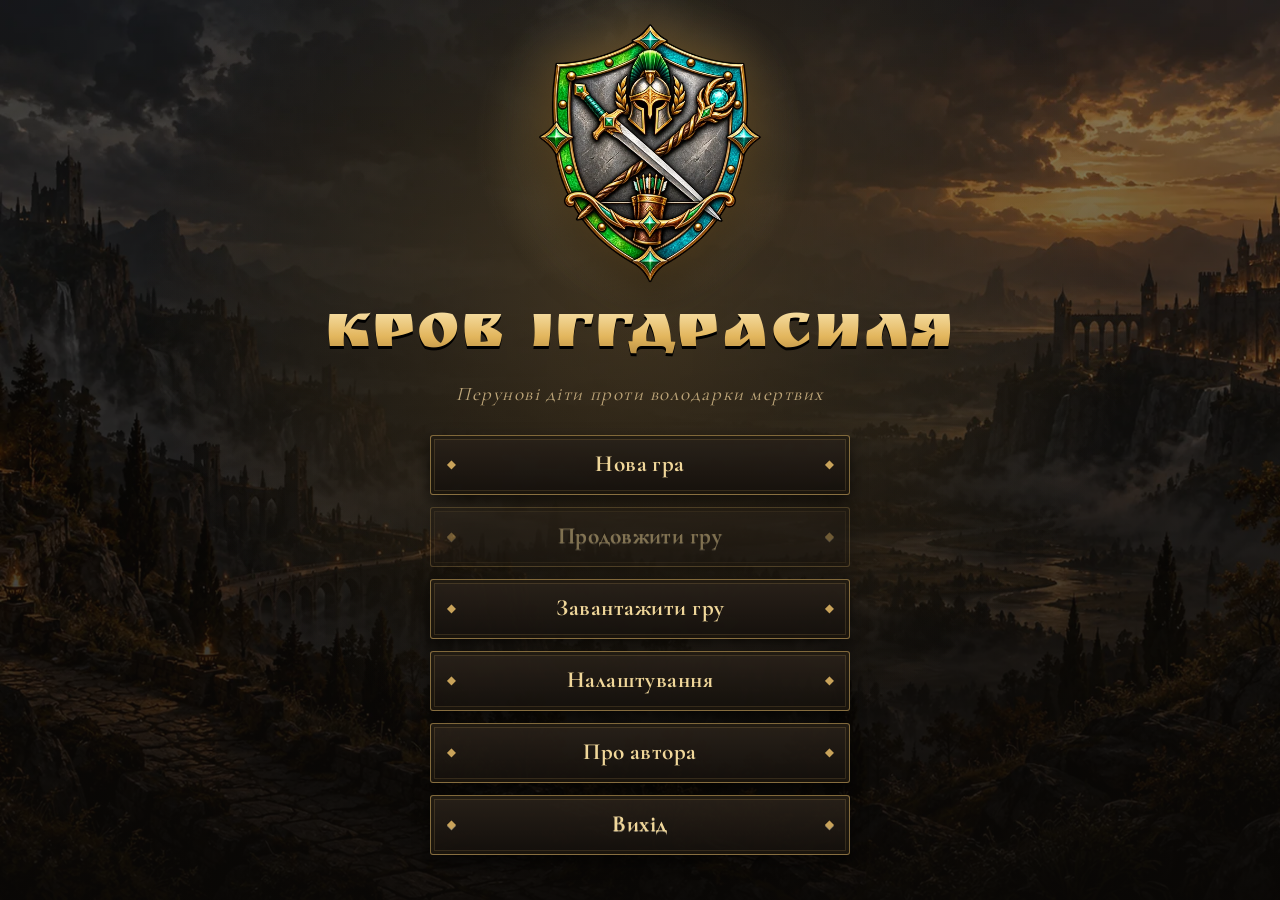
<file: index.html>
<!DOCTYPE html>
<html lang="uk">
<head>
  <meta charset="UTF-8">
  <meta name="viewport" content="width=device-width, initial-scale=1.0, viewport-fit=cover">
  <title>Кров Іггдрасиля — Головне меню</title>
  <link rel="stylesheet" href="assets/css/main.css">
  <link rel="stylesheet" href="assets/css/theme.css">
  <meta name="theme-color" content="#0d0b09">
  <link rel="manifest" href="manifest.webmanifest">
  <link rel="icon" type="image/png" href="assets/icons/favicon.png">
  <link rel="apple-touch-icon" href="assets/icons/apple-touch-icon.png">
  <script src="assets/js/pwa.js" defer></script>
</head>
<body data-page="index">

  <main class="title-main">
    <div class="title-screen">
      <img class="game-logo" src="assets/images/ui/logo.webp" alt="" width="512" height="512">
      <h1 class="game-title">Кров Іггдрасиля</h1>
      <p class="game-subtitle">Перунові діти проти володарки мертвих</p>
    </div>
    <nav class="menu">
      <a class="wf wf-link" href="pages/new-game.html">Нова гра</a>
      <!-- Продовжує гру, яку завантажували/створювали останньою (menu.js). Без сейвів — неактивна -->
      <button class="wf wf-button" id="continue-btn" type="button" disabled>Продовжити гру</button>
      <a class="wf wf-link" href="pages/load.html">Завантажити гру</a>
      <a class="wf wf-link" href="pages/settings.html?from=index">Налаштування</a>
      <!-- «Про автора» — сторінка pages/about.html: команда й інструменти створення -->
      <a class="wf wf-link" id="about-btn" href="pages/about.html">Про автора</a>
      <!-- Браузер не дозволяє закрити вкладку «силою», тому спершу вікно підтвердження (menu.js) -->
      <button class="wf wf-button" id="exit-btn" type="button">Вихід</button>
    </nav>

    <dialog id="exit-dialog">
      <p id="exit-text">Вийти з гри?</p>
      <div class="dialog-actions" id="exit-actions">
        <button class="wf wf-button" id="exit-yes" type="button">Так, вийти</button>
        <button class="wf wf-link" id="exit-no" type="button">Ні, залишитись</button>
      </div>
    </dialog>
  </main>

  <script src="assets/js/core.js" defer></script>
  <script src="assets/js/save.js" defer></script>
  <script src="assets/js/audio.js" defer></script>
  <script src="assets/js/menu.js" defer></script>
</body>
</html>
</file>
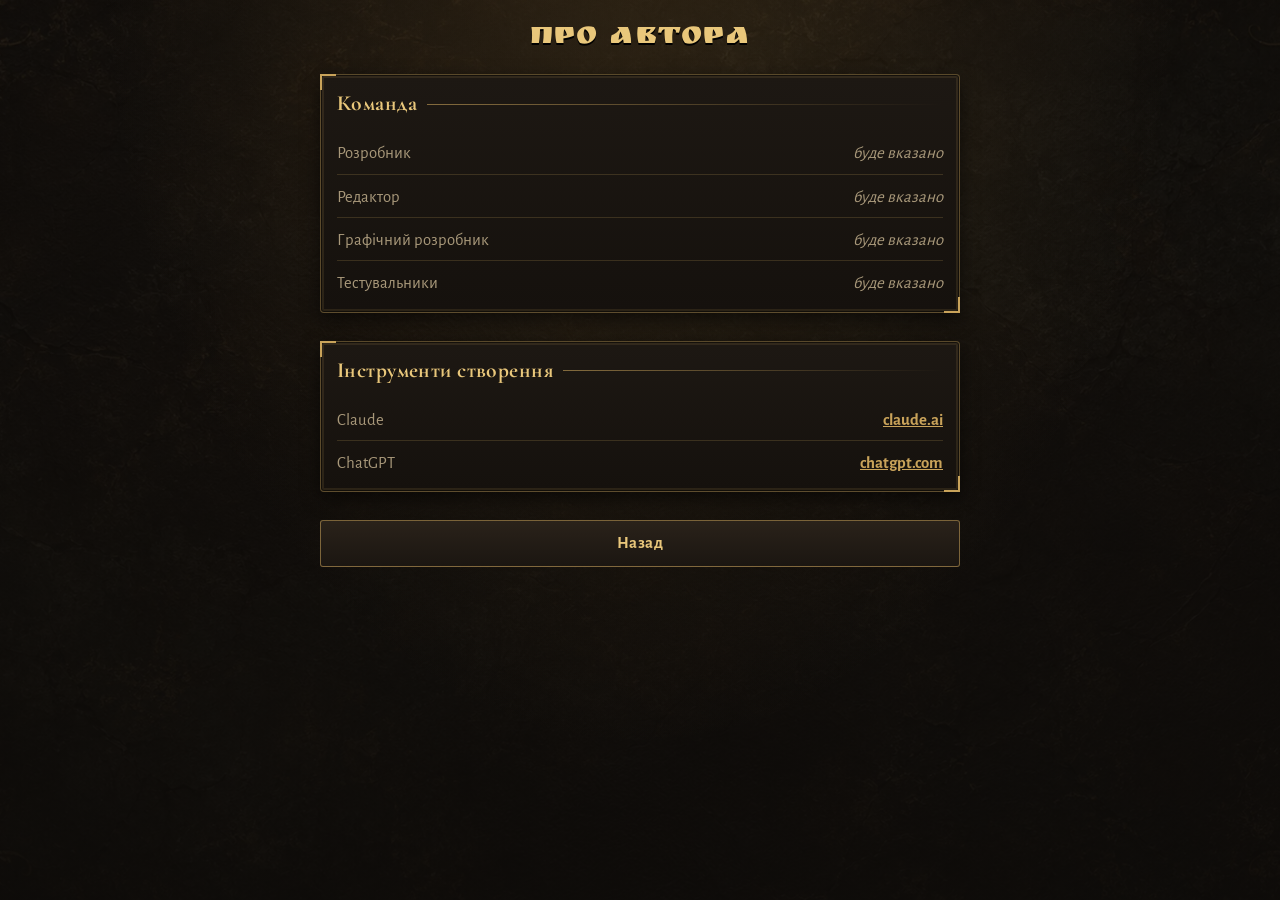
<file: pages/about.html>
<!DOCTYPE html>
<html lang="uk">
<head>
  <meta charset="UTF-8">
  <meta name="viewport" content="width=device-width, initial-scale=1.0, viewport-fit=cover">
  <title>Про автора — Кров Іггдрасиля</title>
  <link rel="stylesheet" href="../assets/css/main.css">
  <link rel="stylesheet" href="../assets/css/theme.css">
  <meta name="theme-color" content="#0d0b09">
  <link rel="manifest" href="../manifest.webmanifest">
  <link rel="icon" type="image/png" href="../assets/icons/favicon.png">
  <link rel="apple-touch-icon" href="../assets/icons/apple-touch-icon.png">
  <script src="../assets/js/pwa.js" defer></script>
</head>
<body data-page="about">

  <main>
    <h1 class="page-title">Про автора</h1>
    <div class="narrow stack">

      <!-- Щоб вписати ім'я: замінити текст у <span class="who tbd"> і прибрати клас tbd.
           Кількох людей в одній ролі — через кому або окремими рядками <li>. -->
      <div class="panel stack">
        <h2>Команда</h2>
        <ul class="credits">
          <li><span class="role">Розробник</span>          <span class="who tbd">буде вказано</span></li>
          <li><span class="role">Редактор</span>           <span class="who tbd">буде вказано</span></li>
          <li><span class="role">Графічний розробник</span><span class="who tbd">буде вказано</span></li>
          <li><span class="role">Тестувальники</span>      <span class="who tbd">буде вказано</span></li>
        </ul>
      </div>

      <div class="panel stack">
        <h2>Інструменти створення</h2>
        <ul class="credits">
          <li><span class="role">Claude</span>
              <a class="who" href="https://claude.ai" target="_blank" rel="noopener">claude.ai</a></li>
          <li><span class="role">ChatGPT</span>
              <a class="who" href="https://chatgpt.com" target="_blank" rel="noopener">chatgpt.com</a></li>
        </ul>
      </div>

      <a class="wf wf-link" href="../index.html" data-back>Назад</a>
    </div>
  </main>

  <script src="../assets/js/core.js" defer></script>
  <script src="../assets/js/audio.js" defer></script>
  <script src="../assets/js/menu.js" defer></script>
</body>
</html>
</file>
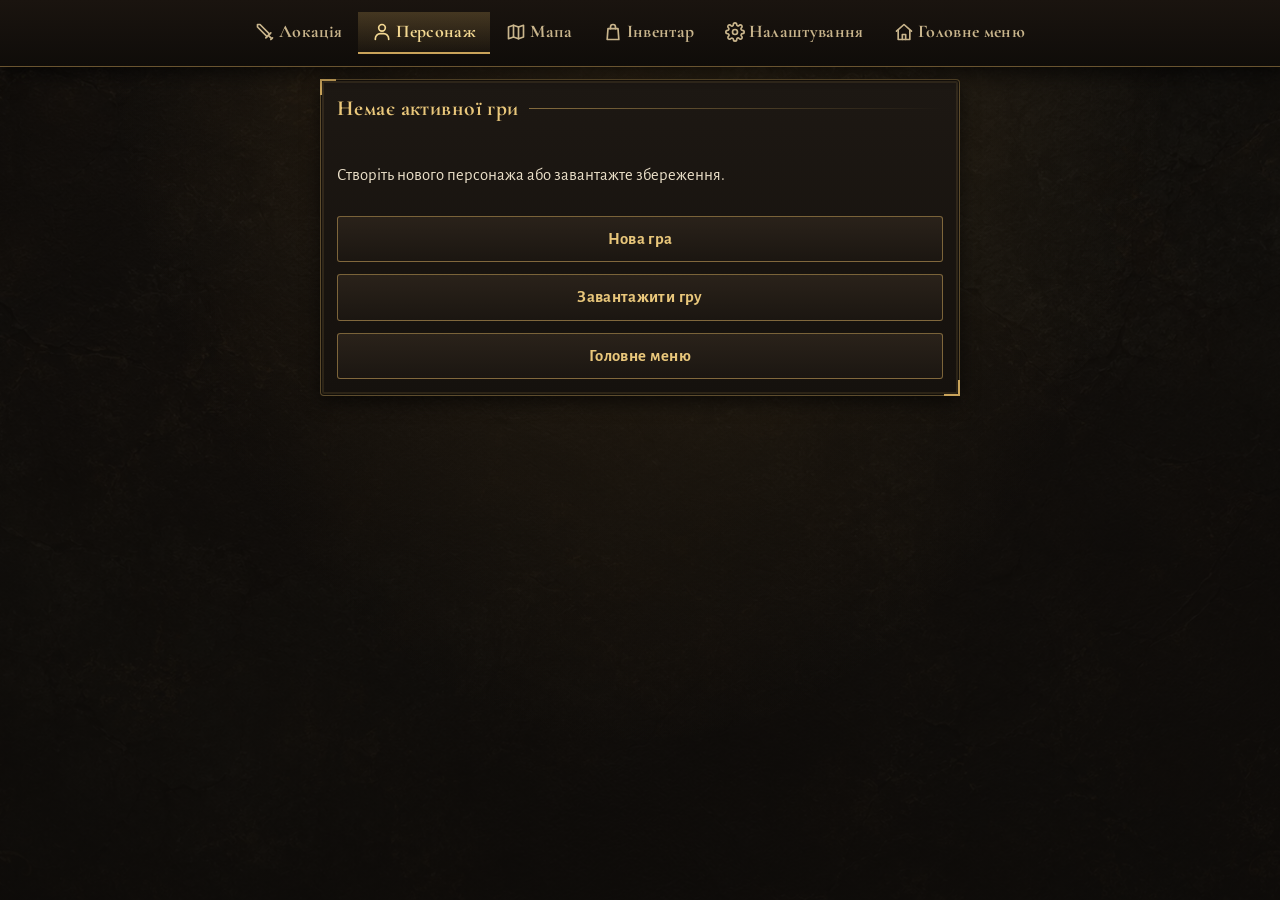
<file: pages/character.html>
<!DOCTYPE html>
<html lang="uk">
<head>
  <meta charset="UTF-8">
  <meta name="viewport" content="width=device-width, initial-scale=1.0, viewport-fit=cover">
  <title>Персонаж</title>
  <link rel="stylesheet" href="../assets/css/main.css">
  <link rel="stylesheet" href="../assets/css/game.css">
  <link rel="stylesheet" href="../assets/css/theme.css">
  <meta name="theme-color" content="#0d0b09">
  <link rel="manifest" href="../manifest.webmanifest">
  <link rel="icon" type="image/png" href="../assets/icons/favicon.png">
  <link rel="apple-touch-icon" href="../assets/icons/apple-touch-icon.png">
  <script src="../assets/js/pwa.js" defer></script>
</head>
<body data-page="character">

  <header>
    <nav>
      <a class="wf wf-link" href="game.html">Локація</a>
      <a class="wf wf-link" href="character.html" aria-current="page">Персонаж</a>
      <a class="wf wf-link" href="maps.html">Мапа</a>
      <a class="wf wf-link" href="inventory.html">Інвентар</a>
      <a class="wf wf-link" href="settings.html?from=character">Налаштування</a>
      <a class="wf wf-link" href="../index.html">Головне меню</a>
    </nav>
  </header>

  <main>
    <!-- Герої групи: атрибути, характеристики й спорядження кожного окремо -->
    <div class="row member-tabs" id="member-tabs" hidden></div>
    <!-- Верх: герой і смужки під ним | журнал квестів | карусель «Атрибути / Характеристики / Розвиток» -->
    <div class="char-top">
      <div class="stack char-left">
        <figure class="pic char-pic">
          <span id="hero-img" class="hero-sprite" role="img" aria-label="Персонаж"></span>
          <figcaption id="hero-name">Персонаж</figcaption>
        </figure>
        <div class="stats">
          <div class="bar bar-hp" id="hero-hp" data-name="HP"><div class="bar-fill"></div><span class="bar-label">HP</span></div>
          <div class="bar bar-mp" id="hero-mp" data-name="MP"><div class="bar-fill"></div><span class="bar-label">MP</span></div>
          <div class="exp-row">
            <div class="bar bar-exp" id="hero-exp" data-name="EXP"><div class="bar-fill"></div><span class="bar-label">EXP</span></div>
            <div class="bar bar-lvl" id="hero-lvl">LVL 1</div>
          </div>
        </div>
      </div>

      <div class="panel stack quest-log-panel char-mid">
        <h2>Квести</h2>
        <div class="quest-log" id="quest-log"></div>
      </div>

      <div class="panel char-carousel" id="char-carousel">
        <div class="carousel-head">
          <button class="carousel-arrow" type="button" data-step="-1" aria-label="Попередня сторінка">‹</button>
          <h2 class="carousel-title" id="carousel-title">Атрибути</h2>
          <button class="carousel-arrow" type="button" data-step="1" aria-label="Наступна сторінка">›</button>
        </div>
        <div class="carousel-view">
          <div class="carousel-track" id="carousel-track">
            <div class="carousel-page stack" data-title="Атрибути"><div class="stat-list" id="attrs-list"></div></div>
            <div class="carousel-page stack" data-title="Характеристики"><div class="stat-list" id="stats-list"></div></div>
            <div class="carousel-page stack" data-title="Розвиток"><div class="stat-list" id="char-info"></div></div>
          </div>
        </div>
        <div class="carousel-dots" role="tablist">
          <button class="carousel-dot" type="button" data-page="0" role="tab">Атрибути</button>
          <button class="carousel-dot" type="button" data-page="1" role="tab">Характеристики</button>
          <button class="carousel-dot" type="button" data-page="2" role="tab">Розвиток</button>
        </div>
      </div>
    </div>

    <div class="stack char-bottom">
        <div class="panel stack">
          <h2>Спорядження</h2>
          <div class="equip-grid" id="equip-slots"></div>
          <a class="wf wf-link" href="inventory.html">Змінити спорядження</a>
        </div>

        <div class="panel stack">
          <h2>Володіння зброєю та навички</h2>
          <div class="stat-list" id="mastery-list"></div>
        </div>

        <a class="wf wf-link" href="game.html">Назад до локації</a>
    </div>
  </main>

  <script src="../assets/js/core.js" defer></script>
  <script src="../assets/js/audio.js" defer></script>
  <script src="../assets/js/ui.js" defer></script>
  <script src="../assets/js/data/levels.js" defer></script>
  <script src="../assets/js/data/items.js" defer></script>
  <script src="../assets/js/data/runes.js" defer></script>
  <script src="../assets/js/data/classes.js" defer></script>
  <script src="../assets/js/stats.js" defer></script>
  <script src="../assets/js/data/enemies.js" defer></script>
  <script src="../assets/js/data/skills.js" defer></script>
  <script src="../assets/js/quests.js" defer></script>
  <script src="../assets/js/rarity.js" defer></script>
  <script src="../assets/js/gearscore.js" defer></script>
  <script src="../assets/js/monstergear.js" defer></script>
  <script src="../assets/js/dungeon.js" defer></script>
  <script src="../assets/js/data/chronicle.js" defer></script>
  <script src="../assets/js/save.js" defer></script>
  <script src="../assets/js/character.js" defer></script>
  <script src="../assets/js/party.js" defer></script>
  <script src="../assets/js/battle.js" defer></script>
  <script src="../assets/js/data/routes.js" defer></script>
  <script src="../assets/js/travel.js" defer></script>
  <script src="../assets/js/game.js" defer></script>
  <script src="../assets/js/menu.js" defer></script>
</body>
</html>
</file>
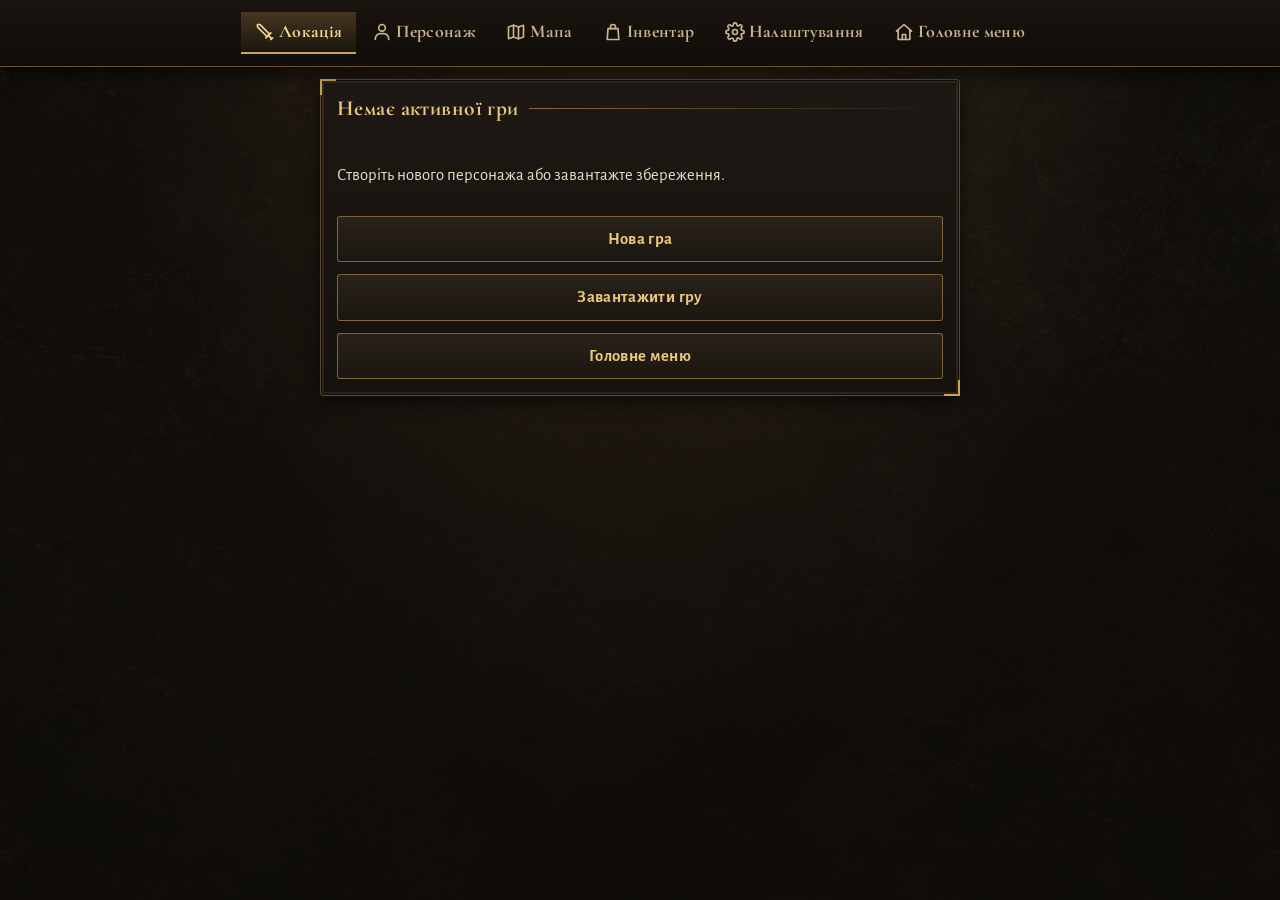
<file: pages/game.html>
<!DOCTYPE html>
<html lang="uk">
<head>
  <meta charset="UTF-8">
  <meta name="viewport" content="width=device-width, initial-scale=1.0, viewport-fit=cover">
  <title>Локація</title>
  <link rel="stylesheet" href="../assets/css/main.css">
  <link rel="stylesheet" href="../assets/css/game.css">
  <link rel="stylesheet" href="../assets/css/theme.css">
  <meta name="theme-color" content="#0d0b09">
  <link rel="manifest" href="../manifest.webmanifest">
  <link rel="icon" type="image/png" href="../assets/icons/favicon.png">
  <link rel="apple-touch-icon" href="../assets/icons/apple-touch-icon.png">
  <script src="../assets/js/pwa.js" defer></script>
</head>
<body data-page="game">

  <header>
    <nav>
      <a class="wf wf-link" href="game.html" aria-current="page">Локація</a>
      <a class="wf wf-link" href="character.html">Персонаж</a>
      <a class="wf wf-link" href="maps.html">Мапа</a>
      <a class="wf wf-link" href="inventory.html">Інвентар</a>
      <a class="wf wf-link" href="settings.html?from=game">Налаштування</a>
      <a class="wf wf-link" href="../index.html">Головне меню</a>
    </nav>
  </header>

  <main>
    <div class="battle">

      <!-- ЛІВА КОЛОНКА: персонаж -->
      <section class="col" aria-label="Персонаж">
        <figure class="pic portrait">
          <span id="hero-img" class="hero-sprite" role="img" aria-label="Персонаж"></span>
          <figcaption id="hero-name">Персонаж</figcaption>
        </figure>
        <div class="stats">
          <div class="bar bar-hp" id="hero-hp" data-name="HP"><div class="bar-fill"></div><span class="bar-label">HP</span></div>
          <div class="bar bar-mp" id="hero-mp" data-name="MP"><div class="bar-fill"></div><span class="bar-label">MP</span></div>
          <div class="exp-row">
            <div class="bar bar-exp" id="hero-exp" data-name="EXP"><div class="bar-fill"></div><span class="bar-label">EXP</span></div>
            <div class="bar bar-lvl" id="hero-lvl">LVL 1</div>
          </div>
        </div>
        <div class="note" id="regen-info" data-label="Відновлення"></div>
        <!-- Напарники групи (game.js → renderPartyList) -->
        <div class="party-list" id="party-list" hidden></div>

        <div class="inv-head">
          <span id="quick-title">Швидкий доступ</span>
          <span id="gold">Золото: 0</span>
        </div>
        <!-- Перші 12 предметів інвентаря; зілля п'є обраний герой групи (game.js) -->
        <div class="slots slots-4" id="quick-slots"></div>

        <a class="wf wf-link" href="inventory.html">Відкрити інвентар</a>
      </section>

      <!-- ЦЕНТР: локація і бій -->
      <section class="col" aria-label="Локація">
        <a class="wf wf-link location" href="maps.html" title="Змінити локацію">
          <strong id="location-name">Локація</strong>
          <span class="loc-desc note" id="location-desc"></span>
        </a>

        <!-- Мирні локації (Домівка, Храм, Шинок) — вміст малює game.js -->
        <div class="panel stack place" id="place-panel" hidden></div>

        <!-- Бойові локації -->
        <div class="stack" id="combat-ui" hidden>
          <!-- Локація з данжем: «Обстеження» / данж (game.js → renderMode, dungeon.js) -->
          <div class="row mode-tabs" id="mode-tabs" hidden></div>
          <div class="panel stack dungeon-panel" id="dungeon-panel" hidden></div>
          <!-- Поле бою 15×30 (на телефоні 30×15): герої — зона 3×3 у випадковому куті, вороги — у протилежному — game.js → renderField -->
          <div class="bfield" id="bfield" aria-label="Поле бою"></div>
          <!-- Короткий стан: готовність до бою, останній рядок бою, підсумок (game.js → setArena / addLogLine).
               Повний журнал (останні 100 подій) — у вікні за кнопкою «Журнал бою» (journal.js) -->
          <ol class="log log-status" id="battle-log" aria-label="Стан бою" aria-live="polite"></ol>
          <!-- Одразу під журналом: почати бій / пропустити суперника -->
          <div class="row actions">
            <button class="wf wf-button" id="start-btn" type="button">Почати бій</button>
            <button class="wf wf-link" id="reroll-btn" type="button">Шукати іншого ворога</button>
            <button class="wf wf-link" id="formation-btn" type="button">Розстановка</button>
            <button class="wf wf-link journal-btn" id="journal-btn" type="button" title="Останні 100 подій">📜 Журнал бою</button>
            <button class="wf wf-link" id="leave-btn" type="button" hidden>Покинути данж</button>
          </div>

          <!-- Обраний герой групи: його черга дій, портрет і зілля зі швидкого доступу -->
          <div class="row member-tabs" id="queue-member" hidden></div>
          <div class="queue-head">
            <span class="info-anchor">Черга дій</span>
            <span class="note">Дії виконуються по черзі й повторюються по колу, поки триває бій.</span>
            <span class="note" id="weapon-info"></span>
          </div>
          <div class="queue" id="queue"></div>
        </div>

        <button class="wf wf-link journal-btn" id="journal-btn-place" type="button" title="Останні 100 подій" hidden>📜 Журнал бою</button>
        <button class="wf wf-button wf-secondary" id="save-btn" type="button">Зберегти гру</button>
      </section>

      <!-- ПРАВА КОЛОНКА: ворог (лише в бойових локаціях) -->
      <section class="col" aria-label="Ворог" id="enemy-col" hidden>
        <figure class="pic portrait">
          <span id="enemy-img" class="hero-sprite" role="img" aria-label="Ворог"></span>
          <figcaption id="enemy-name">Ворог</figcaption>
        </figure>
        <div class="stats">
          <div class="bar bar-hp" id="enemy-hp" data-name="HP"><div class="bar-fill"></div><span class="bar-label">HP</span></div>
          <div class="bar bar-mp" id="enemy-mp" data-name="MP"><div class="bar-fill"></div><span class="bar-label">MP</span></div>
        </div>
        <!-- Якщо ворогів кілька — список з HP / MP кожного -->
        <div class="party-list" id="enemy-list" hidden></div>
      </section>

    </div>
  </main>

  <script src="../assets/js/core.js" defer></script>
  <script src="../assets/js/audio.js" defer></script>
  <script src="../assets/js/ui.js" defer></script>
  <script src="../assets/js/data/levels.js" defer></script>
  <script src="../assets/js/data/items.js" defer></script>
  <script src="../assets/js/data/runes.js" defer></script>
  <script src="../assets/js/data/recipes.js" defer></script>
  <script src="../assets/js/data/books.js" defer></script>
  <script src="../assets/js/data/classes.js" defer></script>
  <script src="../assets/js/stats.js" defer></script>
  <script src="../assets/js/data/enemies.js" defer></script>
  <script src="../assets/js/data/skills.js" defer></script>
  <script src="../assets/js/quests.js" defer></script>
  <script src="../assets/js/rarity.js" defer></script>
  <script src="../assets/js/gearscore.js" defer></script>
  <script src="../assets/js/monstergear.js" defer></script>
  <script src="../assets/js/dungeon.js" defer></script>
  <script src="../assets/js/data/chronicle.js" defer></script>
  <script src="../assets/js/save.js" defer></script>
  <script src="../assets/js/journal.js" defer></script>
  <script src="../assets/js/character.js" defer></script>
  <script src="../assets/js/party.js" defer></script>
  <script src="../assets/js/craft.js" defer></script>
  <script src="../assets/js/data/npcs.js" defer></script>
  <script src="../assets/js/battle.js" defer></script>
  <script src="../assets/js/data/routes.js" defer></script>
  <script src="../assets/js/travel.js" defer></script>
  <script src="../assets/js/game.js" defer></script>
  <script src="../assets/js/menu.js" defer></script>
</body>
</html>
</file>
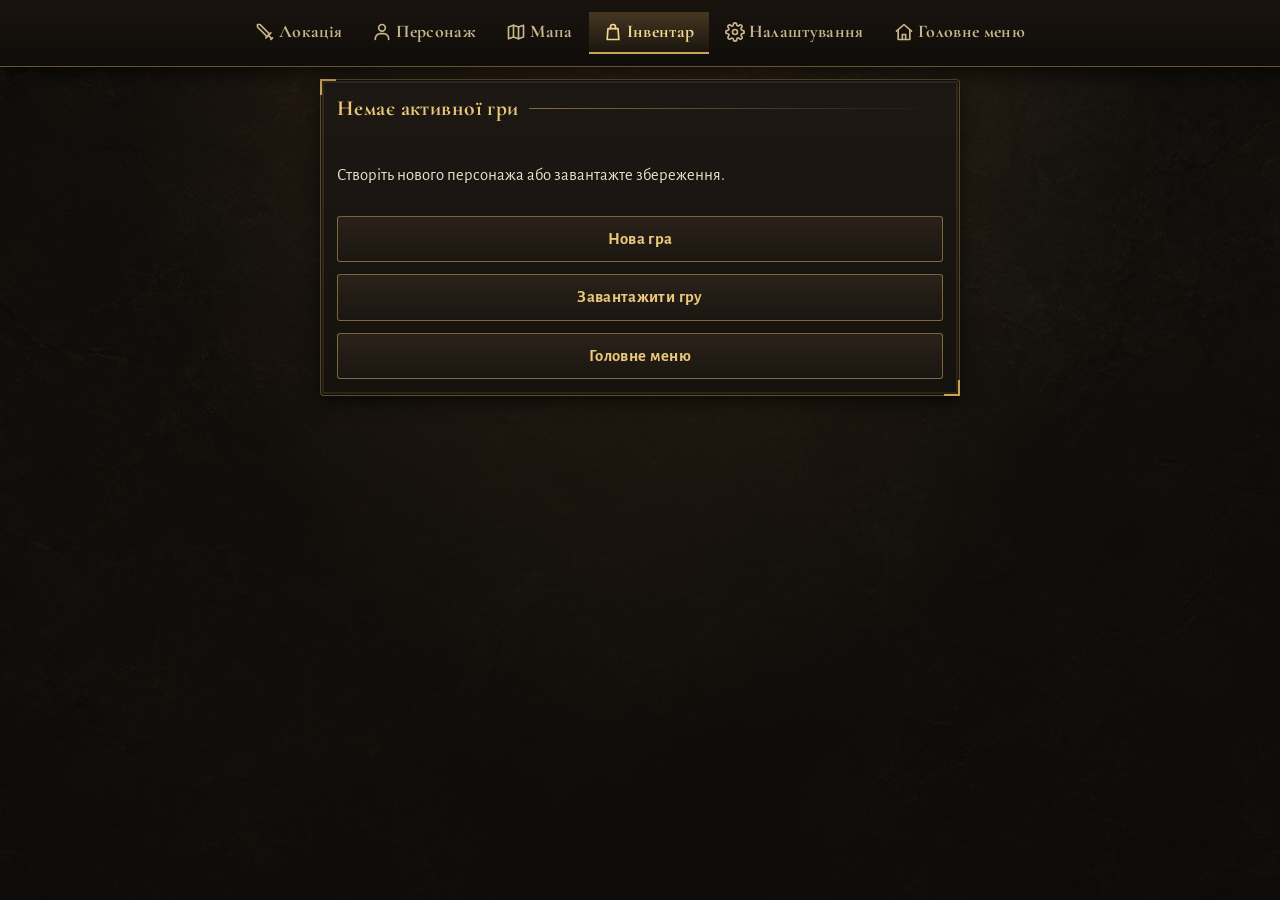
<file: pages/inventory.html>
<!DOCTYPE html>
<html lang="uk">
<head>
  <meta charset="UTF-8">
  <meta name="viewport" content="width=device-width, initial-scale=1.0, viewport-fit=cover">
  <title>Інвентар</title>
  <link rel="stylesheet" href="../assets/css/main.css">
  <link rel="stylesheet" href="../assets/css/game.css">
  <link rel="stylesheet" href="../assets/css/theme.css">
  <meta name="theme-color" content="#0d0b09">
  <link rel="manifest" href="../manifest.webmanifest">
  <link rel="icon" type="image/png" href="../assets/icons/favicon.png">
  <link rel="apple-touch-icon" href="../assets/icons/apple-touch-icon.png">
  <script src="../assets/js/pwa.js" defer></script>
</head>
<body data-page="inventory">

  <header>
    <nav>
      <a class="wf wf-link" href="game.html">Локація</a>
      <a class="wf wf-link" href="character.html">Персонаж</a>
      <a class="wf wf-link" href="maps.html">Мапа</a>
      <a class="wf wf-link" href="inventory.html" aria-current="page">Інвентар</a>
      <a class="wf wf-link" href="settings.html?from=inventory">Налаштування</a>
      <a class="wf wf-link" href="../index.html">Головне меню</a>
    </nav>
  </header>

  <main>
    <!-- Герої групи: у кожного своє спорядження, інвентар і скриня — спільні -->
    <div class="row member-tabs" id="member-tabs" hidden></div>
    <div class="row">

      <section class="panel stack" style="flex:1 1 280px">
        <h2 id="equip-title">Спорядження</h2>
        <div class="equip-grid" id="equip-list"></div>
      </section>

      <section class="stack" style="flex:2 1 460px">
        <div class="panel stack">
          <div class="inv-head">
            <h2>Предмети</h2>
            <span id="gold">Золото: 0</span>
          </div>
          <!-- Кишеня для ключів від данжів — окреме вікно (game.js → showKeyPocket) -->
          <!-- праворуч — фільтр здобичі за рідкістю (game.js → showLootFilter) -->
          <div class="inv-tools">
            <button class="wf wf-link key-pocket-btn" id="key-pocket-btn" type="button">Кишеня для ключів</button>
            <!-- пояс: 5 слотів для мішечків, що додають комірки (game.js → showBelt) -->
            <button class="wf loot-filter-btn belt-btn" id="belt-btn" type="button" title="Пояс" aria-label="Пояс: мішечки">
              <svg viewBox="0 0 24 24" width="22" height="22" aria-hidden="true" focusable="false">
                <rect x="1.5" y="9" width="21" height="6" rx="1.5" fill="currentColor" fill-opacity=".25" stroke="currentColor" stroke-width="1.6"/>
                <rect x="9" y="7.5" width="6" height="9" rx="1" fill="none" stroke="currentColor" stroke-width="1.8"/>
                <path d="M12 9.5v5" stroke="currentColor" stroke-width="1.6" stroke-linecap="round"/>
                <circle cx="4.5" cy="12" r=".9" fill="currentColor"/><circle cx="19.5" cy="12" r=".9" fill="currentColor"/>
              </svg>
            </button>
            <button class="wf loot-filter-btn" id="loot-filter-btn" type="button" title="Фільтр здобичі" aria-label="Фільтр здобичі">
              <svg viewBox="0 0 24 24" width="20" height="20" aria-hidden="true" focusable="false">
                <path d="M3 4h18l-7 8.5V19l-4 2v-8.5z" fill="currentColor" fill-opacity=".25" stroke="currentColor" stroke-width="1.8" stroke-linejoin="round"/>
              </svg>
            </button>
          </div>
          <div class="slots slots-12" id="item-grid"></div>
        </div>

        <div class="panel stack">
          <div class="inv-head">
            <h2 id="chest-title">Скриня</h2>
            <span class="note" id="chest-note"></span>
          </div>
          <!-- Скрині ремесла складу власного дому (game.js → pageInventory): вкладки й «Розкласти все» -->
          <div class="row chest-tabs" id="chest-tabs" hidden></div>
          <div class="slots slots-12" id="chest-grid"></div>
        </div>


        <a class="wf wf-link" href="game.html">Назад до локації</a>
      </section>
    </div>
  </main>

  <script src="../assets/js/core.js" defer></script>
  <script src="../assets/js/audio.js" defer></script>
  <script src="../assets/js/ui.js" defer></script>
  <script src="../assets/js/data/levels.js" defer></script>
  <script src="../assets/js/data/items.js" defer></script>
  <script src="../assets/js/data/runes.js" defer></script>
  <script src="../assets/js/data/classes.js" defer></script>
  <script src="../assets/js/stats.js" defer></script>
  <script src="../assets/js/data/enemies.js" defer></script>
  <script src="../assets/js/data/skills.js" defer></script>
  <script src="../assets/js/quests.js" defer></script>
  <script src="../assets/js/rarity.js" defer></script>
  <script src="../assets/js/gearscore.js" defer></script>
  <script src="../assets/js/monstergear.js" defer></script>
  <script src="../assets/js/dungeon.js" defer></script>
  <script src="../assets/js/data/chronicle.js" defer></script>
  <script src="../assets/js/save.js" defer></script>
  <script src="../assets/js/character.js" defer></script>
  <script src="../assets/js/party.js" defer></script>
  <script src="../assets/js/battle.js" defer></script>
  <script src="../assets/js/data/routes.js" defer></script>
  <script src="../assets/js/travel.js" defer></script>
  <script src="../assets/js/game.js" defer></script>
  <script src="../assets/js/menu.js" defer></script>
</body>
</html>
</file>
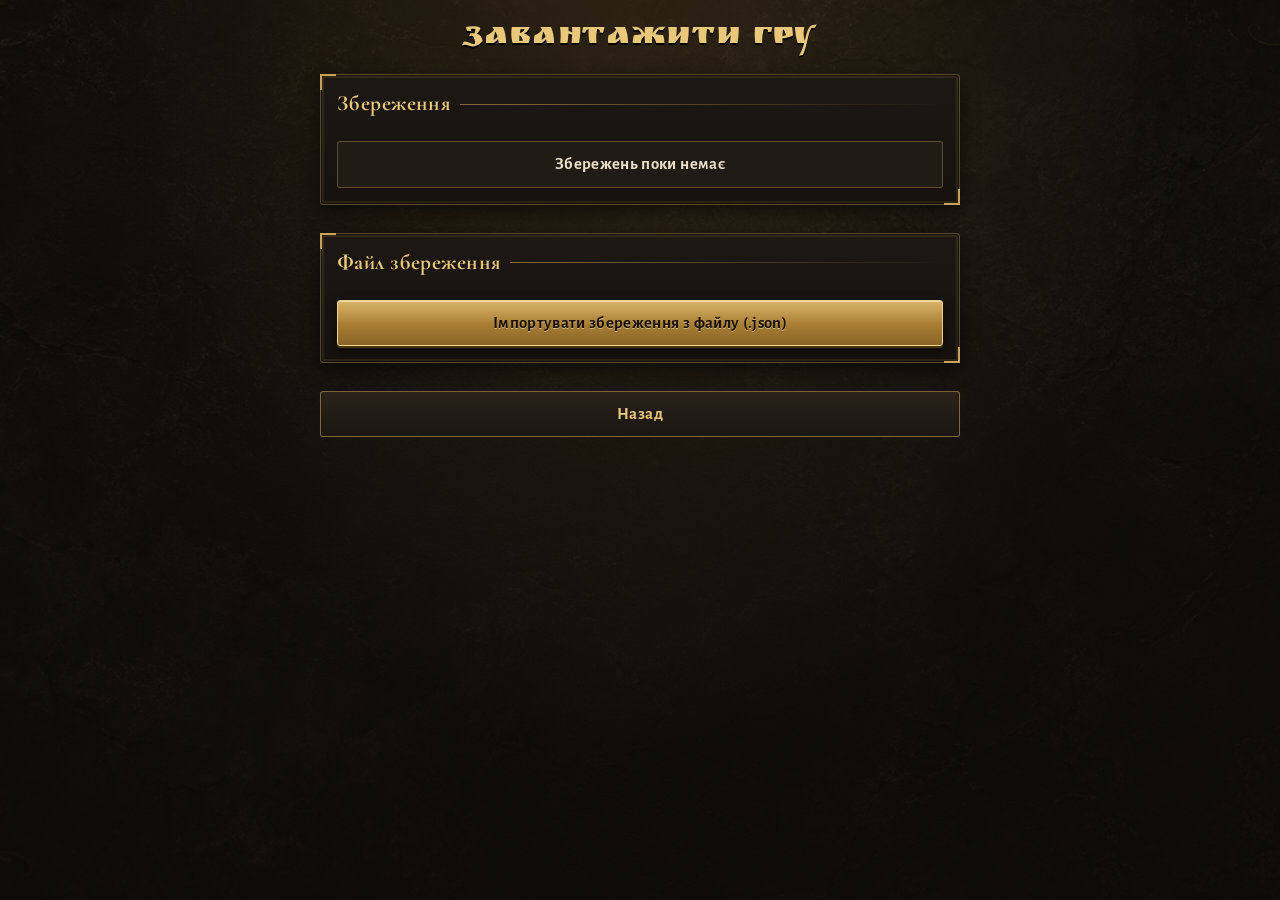
<file: pages/load.html>
<!DOCTYPE html>
<html lang="uk">
<head>
  <meta charset="UTF-8">
  <meta name="viewport" content="width=device-width, initial-scale=1.0, viewport-fit=cover">
  <title>Завантажити гру</title>
  <link rel="stylesheet" href="../assets/css/main.css">
  <link rel="stylesheet" href="../assets/css/theme.css">
  <meta name="theme-color" content="#0d0b09">
  <link rel="manifest" href="../manifest.webmanifest">
  <link rel="icon" type="image/png" href="../assets/icons/favicon.png">
  <link rel="apple-touch-icon" href="../assets/icons/apple-touch-icon.png">
  <script src="../assets/js/pwa.js" defer></script>
</head>
<body data-page="load">

  <main>
    <h1 class="page-title">Завантажити гру</h1>
    <div class="narrow stack">

      <div class="panel stack">
        <h2>Збереження</h2>
        <div class="stack" id="save-list">
          <div class="wf wf-text">Завантаження списку…</div>
        </div>
      </div>

      <div class="panel stack">
        <h2>Файл збереження</h2>
        <button class="wf wf-button" id="import-btn" type="button">Імпортувати збереження з файлу (.json)</button>
      </div>

      <a class="wf wf-link" href="../index.html" data-back>Назад</a>
    </div>
  </main>

  <script src="../assets/js/core.js" defer></script>
  <script src="../assets/js/audio.js" defer></script>
  <script src="../assets/js/ui.js" defer></script>
  <script src="../assets/js/data/levels.js" defer></script>
  <script src="../assets/js/data/items.js" defer></script>
  <script src="../assets/js/data/runes.js" defer></script>
  <script src="../assets/js/data/classes.js" defer></script>
  <script src="../assets/js/stats.js" defer></script>
  <script src="../assets/js/data/enemies.js" defer></script>
  <script src="../assets/js/data/skills.js" defer></script>
  <script src="../assets/js/quests.js" defer></script>
  <script src="../assets/js/rarity.js" defer></script>
  <script src="../assets/js/gearscore.js" defer></script>
  <script src="../assets/js/monstergear.js" defer></script>
  <script src="../assets/js/dungeon.js" defer></script>
  <script src="../assets/js/data/chronicle.js" defer></script>
  <script src="../assets/js/save.js" defer></script>
  <script src="../assets/js/character.js" defer></script>
  <script src="../assets/js/party.js" defer></script>
  <script src="../assets/js/battle.js" defer></script>
  <script src="../assets/js/data/routes.js" defer></script>
  <script src="../assets/js/travel.js" defer></script>
  <script src="../assets/js/game.js" defer></script>
  <script src="../assets/js/menu.js" defer></script>
</body>
</html>
</file>
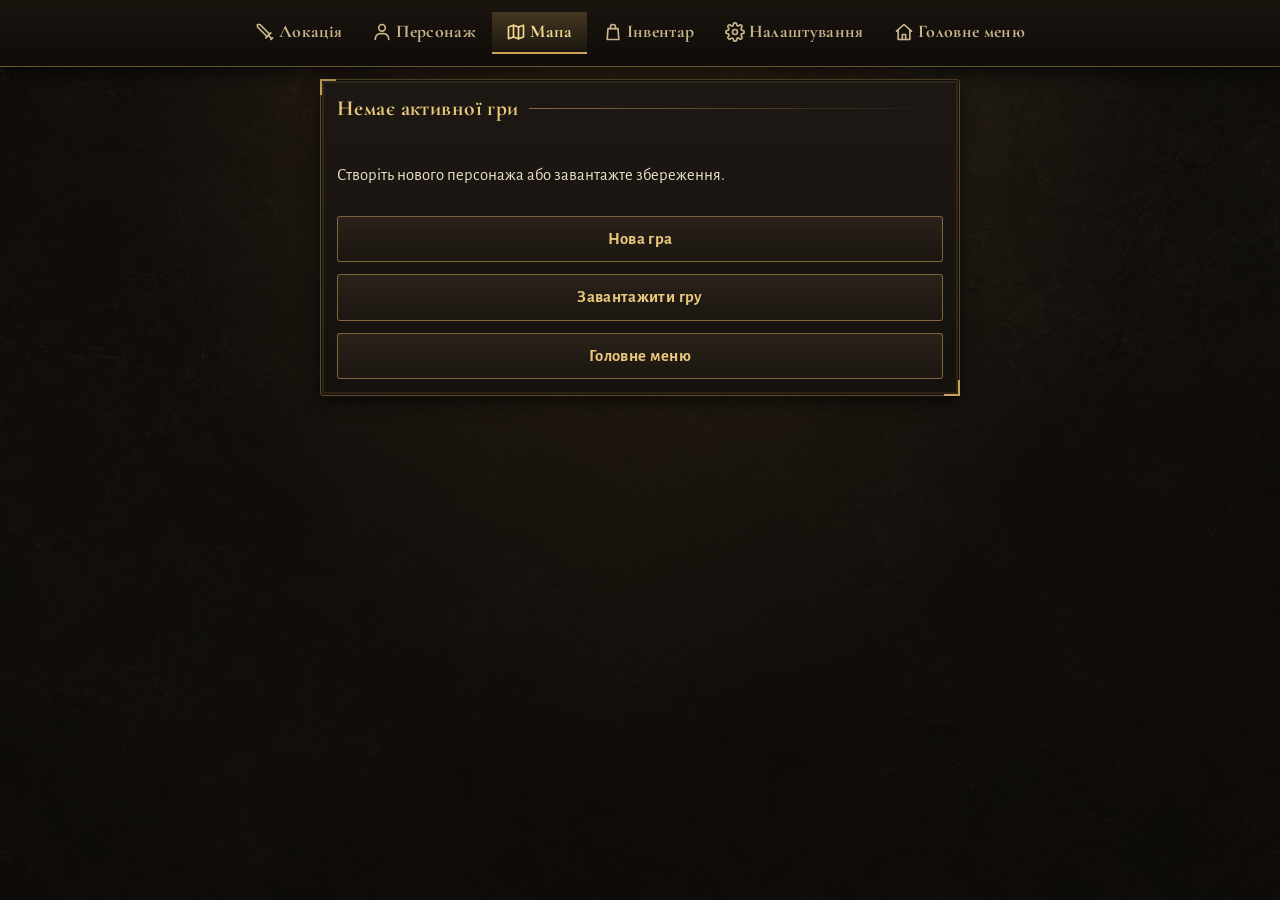
<file: pages/maps.html>
<!DOCTYPE html>
<html lang="uk">
<head>
  <meta charset="UTF-8">
  <meta name="viewport" content="width=device-width, initial-scale=1.0, viewport-fit=cover">
  <title>Мапа</title>
  <link rel="stylesheet" href="../assets/css/main.css">
  <link rel="stylesheet" href="../assets/css/game.css">
  <link rel="stylesheet" href="../assets/css/theme.css">
  <meta name="theme-color" content="#0d0b09">
  <link rel="manifest" href="../manifest.webmanifest">
  <link rel="icon" type="image/png" href="../assets/icons/favicon.png">
  <link rel="apple-touch-icon" href="../assets/icons/apple-touch-icon.png">
  <script src="../assets/js/pwa.js" defer></script>
</head>
<body data-page="maps">

  <header>
    <nav>
      <a class="wf wf-link" href="game.html">Локація</a>
      <a class="wf wf-link" href="character.html">Персонаж</a>
      <a class="wf wf-link" href="maps.html" aria-current="page">Мапа</a>
      <a class="wf wf-link" href="inventory.html">Інвентар</a>
      <a class="wf wf-link" href="settings.html?from=maps">Налаштування</a>
      <a class="wf wf-link" href="../index.html">Головне меню</a>
    </nav>
  </header>

  <main>
    <div class="stack">
      <div class="panel stack">
        <h2>Мапа світу</h2>
        <!-- Картинка, зони місць і фігурка героя — game.js → pageMaps (дані мап: data/routes.js) -->
        <div class="world-map" id="world-map">
          <img class="map-img" alt="Мапа" width="2048" height="1280">
        </div>
        <p class="note" data-anchor="heading">Наведіть на місце на мапі, щоб побачити опис. Клік — обрати, подвійний клік — вирушити. Герой іде дорогами — час у дорозі видно в підказці; переміщення не скасувати.</p>
      </div>
      <div class="panel stack">
        <h2>Локації</h2>
        <div class="loc-grid" id="loc-list"></div>
      </div>
      <div class="panel stack" id="loc-details" aria-live="polite"></div>
      <a class="wf wf-link" href="game.html">Назад до локації</a>
    </div>
  </main>

  <script src="../assets/js/core.js" defer></script>
  <script src="../assets/js/audio.js" defer></script>
  <script src="../assets/js/ui.js" defer></script>
  <script src="../assets/js/data/levels.js" defer></script>
  <script src="../assets/js/data/items.js" defer></script>
  <script src="../assets/js/data/runes.js" defer></script>
  <script src="../assets/js/data/classes.js" defer></script>
  <script src="../assets/js/stats.js" defer></script>
  <script src="../assets/js/data/enemies.js" defer></script>
  <script src="../assets/js/data/skills.js" defer></script>
  <script src="../assets/js/quests.js" defer></script>
  <script src="../assets/js/rarity.js" defer></script>
  <script src="../assets/js/gearscore.js" defer></script>
  <script src="../assets/js/monstergear.js" defer></script>
  <script src="../assets/js/dungeon.js" defer></script>
  <script src="../assets/js/data/chronicle.js" defer></script>
  <script src="../assets/js/save.js" defer></script>
  <script src="../assets/js/character.js" defer></script>
  <script src="../assets/js/party.js" defer></script>
  <script src="../assets/js/battle.js" defer></script>
  <script src="../assets/js/map_layout.js" defer></script>
  <script src="../assets/js/data/routes.js" defer></script>
  <script src="../assets/js/travel.js" defer></script>
  <script src="../assets/js/game.js" defer></script>
  <script src="../assets/js/menu.js" defer></script>
</body>
</html>
</file>
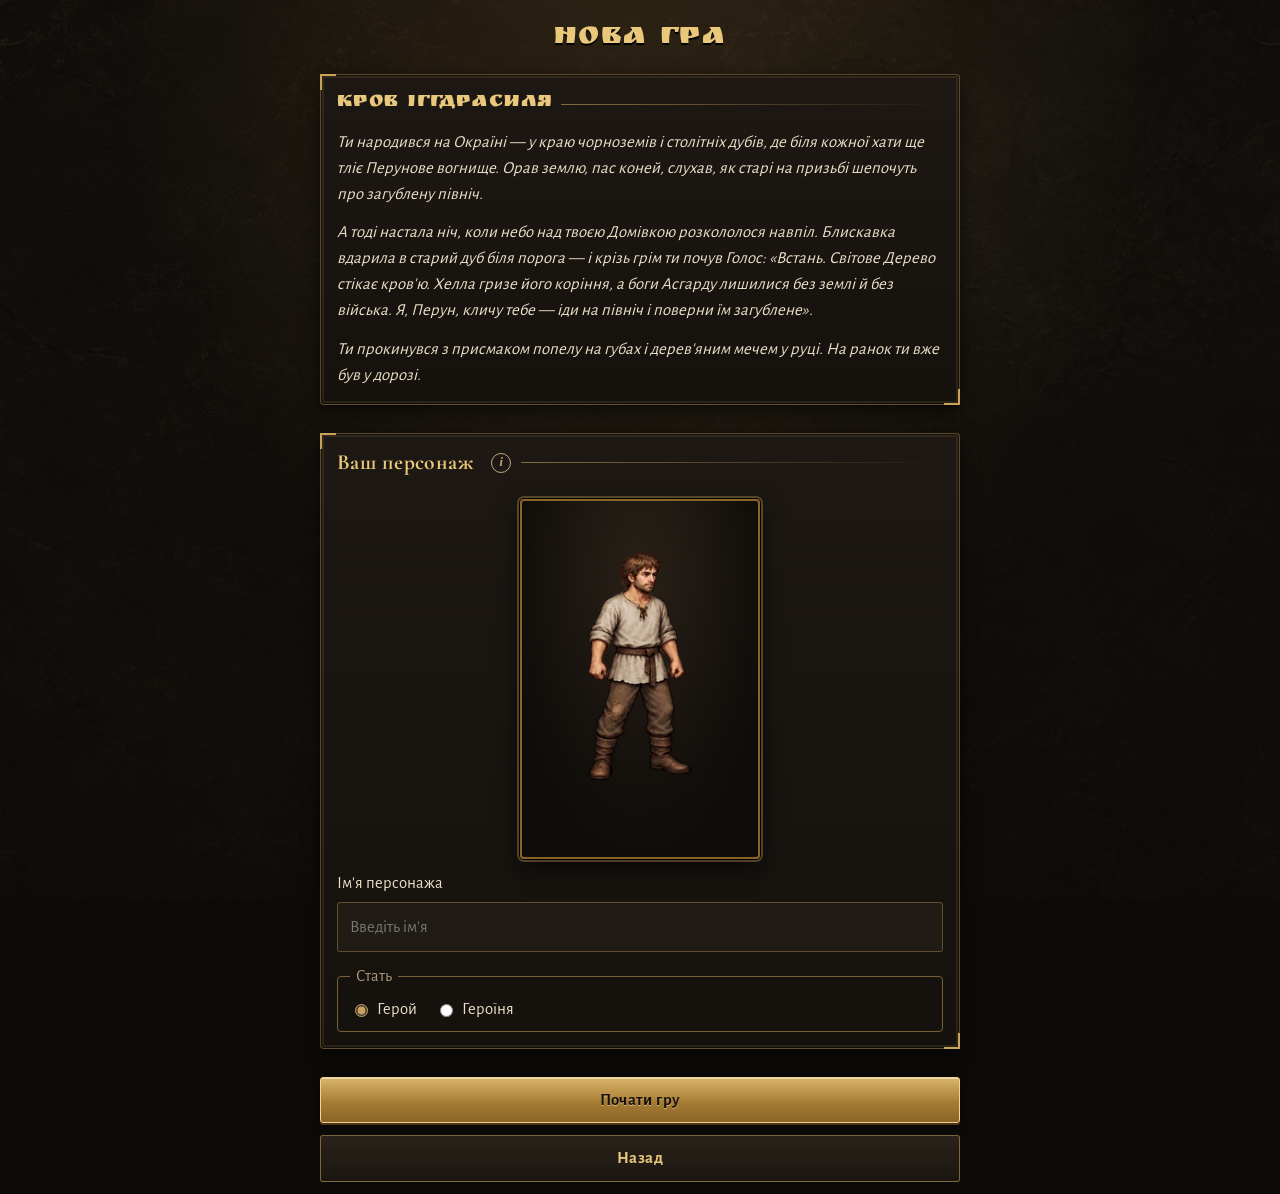
<file: pages/new-game.html>
<!DOCTYPE html>
<html lang="uk">
<head>
  <meta charset="UTF-8">
  <meta name="viewport" content="width=device-width, initial-scale=1.0, viewport-fit=cover">
  <title>Нова гра</title>
  <link rel="stylesheet" href="../assets/css/main.css">
  <link rel="stylesheet" href="../assets/css/theme.css">
  <meta name="theme-color" content="#0d0b09">
  <link rel="manifest" href="../manifest.webmanifest">
  <link rel="icon" type="image/png" href="../assets/icons/favicon.png">
  <link rel="apple-touch-icon" href="../assets/icons/apple-touch-icon.png">
  <script src="../assets/js/pwa.js" defer></script>
</head>
<body data-page="new-game">

  <main>
    <h1 class="page-title">Нова гра</h1>
    <form class="narrow stack" id="new-game-form" autocomplete="off">

      <!-- Вступ «Кров Іггдрасиля» — текст з data/chronicle.js (RPG.CHRONICLE.INTRO), малює game.js -->
      <div class="panel stack intro-panel" id="intro-panel" hidden></div>

      <div class="panel stack">
        <h2>Ваш персонаж</h2>
        <figure class="pic" style="max-width:240px; margin:0 auto">
          <span class="hero-sprite" role="img" aria-label="Персонаж" style="background-image:url('../assets/images/Heroes_start.webp'); background-size:301.5625% 200.78125%; background-position:0% 0%"></span>
        </figure>
        <label class="field">
          Ім'я персонажа
          <input type="text" name="name" maxlength="20" required placeholder="Введіть ім'я">
        </label>
        <!-- Стать: поки змінює лише текст розмов і літопису (фігурка — пізніше) -->
        <fieldset class="gender-pick">
          <legend>Стать</legend>
          <label><input type="radio" name="gender" value="m" checked> Герой</label>
          <label><input type="radio" name="gender" value="f"> Героїня</label>
        </fieldset>
        <p class="note" data-anchor="heading">Професія: Рекрут. Старт у Домівці — дерев'яний меч, лляна сорочка й штани, щит і чоботи в інвентарі, кілька зілль. Атрибути: Сила, Спритність, Інтелект, Витривалість, Дух — по 1, +3 очки за кожен рівень.</p>
      </div>

      <button class="wf wf-button" type="submit">Почати гру</button>

      <a class="wf wf-link" href="../index.html" data-back>Назад</a>
    </form>
  </main>

  <script src="../assets/js/core.js" defer></script>
  <script src="../assets/js/audio.js" defer></script>
  <script src="../assets/js/ui.js" defer></script>
  <script src="../assets/js/data/levels.js" defer></script>
  <script src="../assets/js/data/items.js" defer></script>
  <script src="../assets/js/data/runes.js" defer></script>
  <script src="../assets/js/data/classes.js" defer></script>
  <script src="../assets/js/stats.js" defer></script>
  <script src="../assets/js/data/enemies.js" defer></script>
  <script src="../assets/js/data/skills.js" defer></script>
  <script src="../assets/js/quests.js" defer></script>
  <script src="../assets/js/rarity.js" defer></script>
  <script src="../assets/js/gearscore.js" defer></script>
  <script src="../assets/js/monstergear.js" defer></script>
  <script src="../assets/js/dungeon.js" defer></script>
  <script src="../assets/js/data/chronicle.js" defer></script>
  <script src="../assets/js/save.js" defer></script>
  <script src="../assets/js/character.js" defer></script>
  <script src="../assets/js/party.js" defer></script>
  <script src="../assets/js/battle.js" defer></script>
  <script src="../assets/js/data/routes.js" defer></script>
  <script src="../assets/js/travel.js" defer></script>
  <script src="../assets/js/game.js" defer></script>
  <script src="../assets/js/menu.js" defer></script>
</body>
</html>
</file>
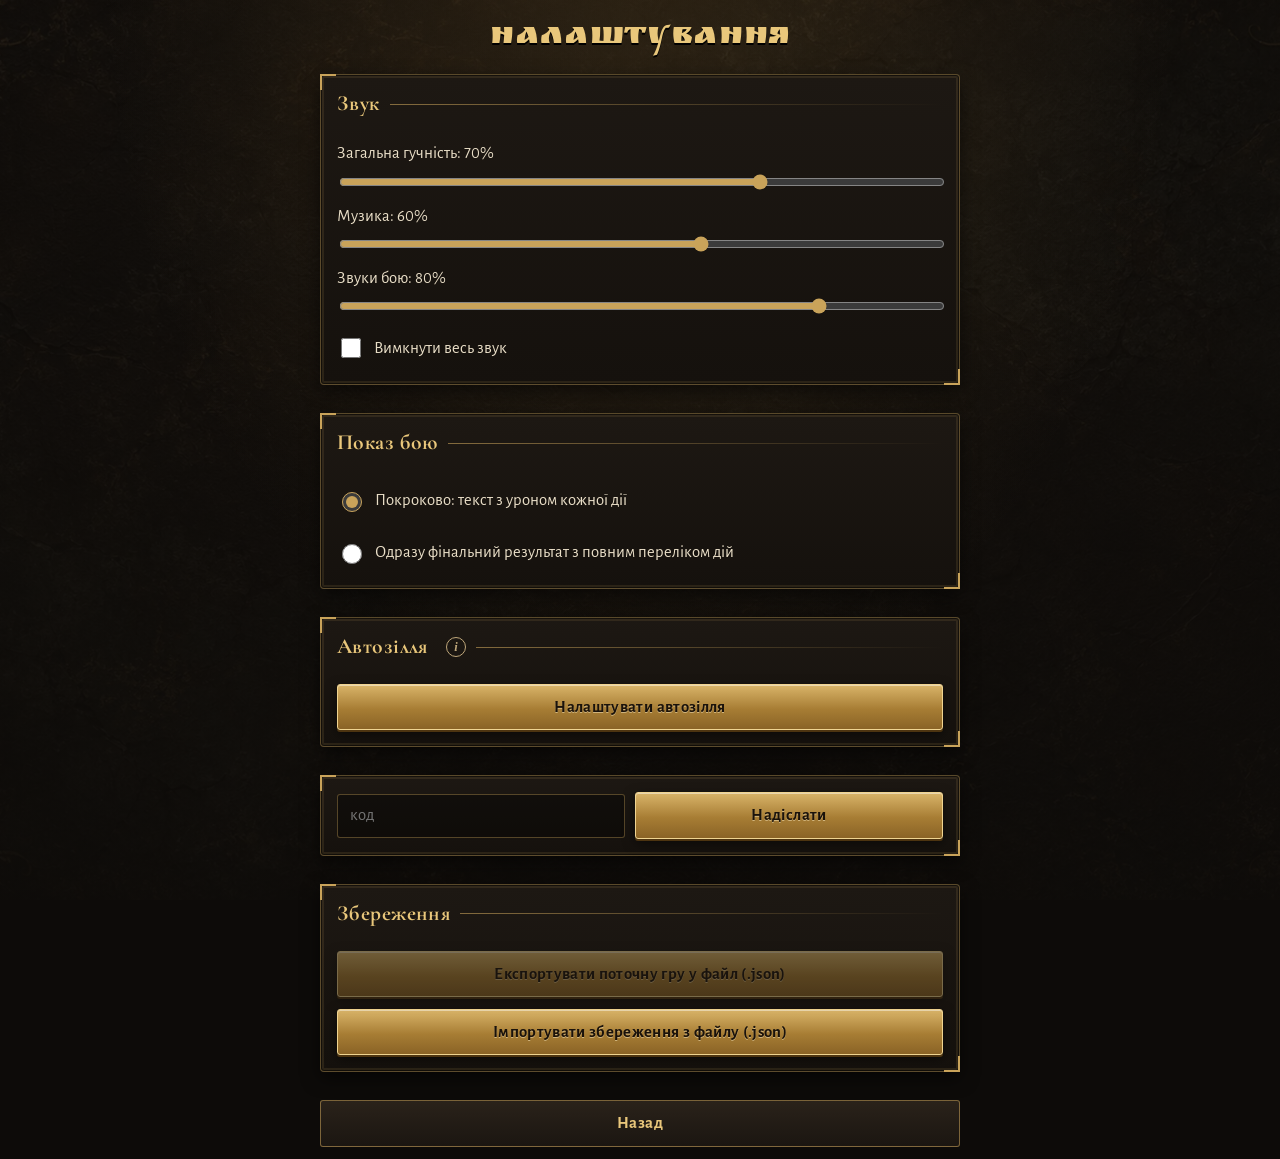
<file: pages/settings.html>
<!DOCTYPE html>
<html lang="uk">
<head>
  <meta charset="UTF-8">
  <meta name="viewport" content="width=device-width, initial-scale=1.0, viewport-fit=cover">
  <title>Налаштування</title>
  <link rel="stylesheet" href="../assets/css/main.css">
  <link rel="stylesheet" href="../assets/css/theme.css">
  <meta name="theme-color" content="#0d0b09">
  <link rel="manifest" href="../manifest.webmanifest">
  <link rel="icon" type="image/png" href="../assets/icons/favicon.png">
  <link rel="apple-touch-icon" href="../assets/icons/apple-touch-icon.png">
  <script src="../assets/js/pwa.js" defer></script>
</head>
<body data-page="settings">

  <main>
    <h1 class="page-title">Налаштування</h1>
    <div class="narrow stack">
      
      <div class="panel stack">
        <h2>Звук</h2>
        <label class="field">
          <span>Загальна гучність: <span id="volume-value">70%</span></span>
          <input type="range" id="volume" min="0" max="100" value="70">
        </label>
        <label class="field">
          <span>Музика: <span id="music-volume-value">60%</span></span>
          <input type="range" id="music-volume" min="0" max="100" value="60">
        </label>
        <label class="field">
          <span>Звуки бою: <span id="sfx-volume-value">80%</span></span>
          <input type="range" id="sfx-volume" min="0" max="100" value="80">
        </label>
        <label class="choice"><input type="checkbox" id="mute"> Вимкнути весь звук</label>
      </div>
      
      <div class="panel stack">
        <h2>Показ бою</h2>
        <label class="choice"><input type="radio" name="battle-mode" value="stepByStep" checked> Покроково: текст з уроном кожної дії</label>
        <label class="choice"><input type="radio" name="battle-mode" value="result"> Одразу фінальний результат з повним переліком дій</label>
      </div>

      <!-- Автозілля: налаштування на цьому пристрої для всіх збережень (game.js → pageSettings, character.js → autoPotion) -->
      <div class="panel stack">
        <h2>Автозілля</h2>
        <p class="note" id="autopotion-summary"></p>
        <button class="wf wf-button" id="autopotion-btn" type="button">Налаштувати автозілля</button>
      </div>

      <!-- Рядок коду (game.js → pageSettings): god.mod — Сфера Богів у інвентар, god.mod.off — прибрати її. Без опису на сторінці -->
      <form class="panel row code-row" id="code-form" autocomplete="off">
        <input class="code-input" id="code-input" type="text" placeholder="код" aria-label="Код" spellcheck="false">
        <button class="wf wf-button" type="submit">Надіслати</button>
      </form>

      <div class="panel stack">
        <h2>Збереження</h2>
        <button class="wf wf-button" id="export-btn" type="button">Експортувати поточну гру у файл (.json)</button>
        <button class="wf wf-button" id="import-btn" type="button">Імпортувати збереження з файлу (.json)</button>
      </div>

      <a class="wf wf-link" href="../index.html" data-back>Назад</a>
    </div>
  </main>

  <script src="../assets/js/core.js" defer></script>
  <script src="../assets/js/audio.js" defer></script>
  <script src="../assets/js/ui.js" defer></script>
  <script src="../assets/js/data/levels.js" defer></script>
  <script src="../assets/js/data/items.js" defer></script>
  <script src="../assets/js/data/runes.js" defer></script>
  <script src="../assets/js/data/classes.js" defer></script>
  <script src="../assets/js/stats.js" defer></script>
  <script src="../assets/js/data/enemies.js" defer></script>
  <script src="../assets/js/data/skills.js" defer></script>
  <script src="../assets/js/quests.js" defer></script>
  <script src="../assets/js/rarity.js" defer></script>
  <script src="../assets/js/gearscore.js" defer></script>
  <script src="../assets/js/monstergear.js" defer></script>
  <script src="../assets/js/dungeon.js" defer></script>
  <script src="../assets/js/data/chronicle.js" defer></script>
  <script src="../assets/js/save.js" defer></script>
  <script src="../assets/js/character.js" defer></script>
  <script src="../assets/js/party.js" defer></script>
  <script src="../assets/js/battle.js" defer></script>
  <script src="../assets/js/data/routes.js" defer></script>
  <script src="../assets/js/travel.js" defer></script>
  <script src="../assets/js/game.js" defer></script>
  <script src="../assets/js/menu.js" defer></script>
</body>
</html>
</file>
<file: assets/css/main.css>
/* =====================================================================
   main.css — БАЗА для всіх сторінок (структура, без «характеру»).
   Увесь вигляд задається змінними (токенами) нижче — їх перевизначає
   theme.css. Класи .wf-* лишились ті самі, що й раніше:
     .wf-button — головна дія      .wf-link    — перехід / другорядна дія
     .wf-secondary — тиха дія      .wf-danger  — небезпечна дія
     .wf-text   — інфо-блок        .wf-slot    — клітинка предмета
   ===================================================================== */

:root {
  /* Фон і поверхні */
  --bg: #17181f;
  --bg-image: none;
  --surface: #23252f;
  --surface-2: #2c2f3b;
  --surface-3: #363a48;
  --overlay: rgba(8, 9, 14, .72);

  /* Текст */
  --text: #f1f1f4;
  --text-dim: #a9adbb;
  --text-on-accent: #fff;
  --heading: var(--text);

  /* Акценти */
  --accent: #d9a441;
  --accent-2: #4f8dff;
  --gold: #f2c14e;

  /* Кнопки */
  --btn-bg: #2e8b57;
  --btn-text: #fff;
  --btn-border: transparent;
  --btn-shadow: none;
  --link-bg: #2b4f80;
  --link-text: #fff;
  --link-border: transparent;
  --sec-bg: var(--surface-3);
  --sec-text: var(--text);
  --danger-bg: #a33a2c;
  --danger-text: #fff;
  --nav-bg: transparent;
  --nav-item-bg: var(--surface-2);
  --nav-item-text: var(--text);
  --nav-active-bg: var(--accent);
  --nav-active-text: #111;

  /* Рамки, радіуси, тіні */
  --border-color: rgba(255, 255, 255, .14);
  --border-w: 1px;
  --border-style: solid;
  --radius: 10px;
  --radius-sm: 6px;
  --shadow: 0 2px 10px rgba(0, 0, 0, .35);
  --focus: #ffd54a;

  /* Шрифти */
  --font-body: system-ui, "Segoe UI", Roboto, sans-serif;
  --font-head: var(--font-body);
  --font-ui: var(--font-body);
  --fs-base: 1rem;

  /* Слоти */
  --slot-bg: rgba(255, 255, 255, .05);
  --slot-border: rgba(255, 255, 255, .14);
  --slot-radius: 8px;
  --slot-empty-opacity: .45;
  --select: #ffd54a;

  /* Смужки */
  --bar-bg: rgba(0, 0, 0, .45);
  --bar-border: rgba(255, 255, 255, .15);
  --bar-radius: 999px;
  --c-hp: #d1443a;
  --c-hp-2: #8f1f1a;
  --c-mp: #3b6fe0;
  --c-mp-2: #1c3b8f;
  --c-exp: #e0ae22;
  --c-exp-2: #9c7410;
  --c-lvl: #1f8f8f;

  /* Повідомлення */
  --msg-bg: #24563f;
  --msg-error-bg: #7a2b22;

  /* Спливаюче вікно */
  --pop-bg: #1d1f28;
  --pop-text: var(--text);
  --pop-border: rgba(255, 255, 255, .18);
  --pop-radius: 12px;
  --pop-shadow: 0 12px 32px rgba(0, 0, 0, .55);

  /* Ширина сторінки */
  --page-max: 1360px;
  --gutter: 20px;
}

* { box-sizing: border-box; }
html { -webkit-text-size-adjust: 100%; }

body {
  margin: 0;
  min-height: 100vh;
  min-height: 100dvh;
  display: flex;
  flex-direction: column;
  /* шари --bg-image можуть мати власні позицію й розмір (url(...) center / cover),
     тому — через скорочений background, а не background-image */
  background: var(--bg-image), var(--bg);
  background-attachment: fixed;
  color: var(--text);
  font-family: var(--font-body);
  font-size: var(--fs-base);
  line-height: 1.45;
}

header, main, footer {
  width: 100%;
  max-width: var(--page-max);
  margin: 0 auto;
  padding: 12px max(var(--gutter), env(safe-area-inset-right)) 12px max(var(--gutter), env(safe-area-inset-left));
}
main { flex: 1; }

h1, h2, h3 { font-family: var(--font-head); color: var(--heading); line-height: 1.2; }
.page-title { margin: 8px 0 16px; text-align: center; font-size: 1.6rem; }

/* ---------- Базовий блок / кнопка ---------- */
.wf {
  display: flex;
  flex-direction: column;
  align-items: center;
  justify-content: center;
  gap: 4px;
  min-height: 46px;
  padding: 10px 16px;
  border: var(--border-w) var(--border-style) var(--border-color);
  border-radius: var(--radius-sm);
  color: var(--text);
  background: var(--surface-2);
  font: inherit;
  font-family: var(--font-ui);
  text-align: center;
  text-decoration: none;
  transition: filter .15s, transform .1s, box-shadow .15s, background-color .15s;
}
.wf .hint { font-size: .8rem; opacity: .8; }

.wf-button    { background: var(--btn-bg);    color: var(--btn-text);  border-color: var(--btn-border); box-shadow: var(--btn-shadow); }
.wf-link      { background: var(--link-bg);   color: var(--link-text); border-color: var(--link-border); }
.wf-secondary { background: var(--sec-bg);    color: var(--sec-text); }
.wf-danger    { background: var(--danger-bg); color: var(--danger-text); }
.wf-text      { background: var(--surface-2); }
.wf-image     { background: var(--surface-3); }
.wf-slot      { background: var(--slot-bg); border-color: var(--slot-border); border-radius: var(--slot-radius); }
.wf-locked    { opacity: .55; cursor: not-allowed; filter: grayscale(.6); }

a.wf, button.wf, select.wf { cursor: pointer; }
a.wf:hover, button.wf:hover:not(:disabled) { filter: brightness(1.15); }
a.wf:active, button.wf:active:not(:disabled) { transform: translateY(1px) scale(.99); }
:focus-visible { outline: 3px solid var(--focus); outline-offset: 2px; }
.wf-locked:hover { filter: grayscale(.6); }

button.wf:disabled { opacity: .45; cursor: not-allowed; filter: none; }

/* ---------- Навігація (верхня панель) ---------- */
header { position: relative; z-index: 20; }
header nav { display: flex; flex-wrap: wrap; gap: 8px; background: var(--nav-bg); }
header nav a.wf {
  flex-direction: row;
  min-height: 42px;
  padding: 6px 14px;
  background: var(--nav-item-bg);
  color: var(--nav-item-text);
  border-color: var(--border-color);
}
header nav a[aria-current="page"] { background: var(--nav-active-bg); color: var(--nav-active-text); }

/* Значки пунктів навігації (за адресою посилання) */
header nav a.wf::before {
  content: "";
  width: 20px;
  height: 20px;
  flex: 0 0 20px;
  background: currentColor;
  -webkit-mask: var(--ico) center / contain no-repeat;
  mask: var(--ico) center / contain no-repeat;
}
header nav a[href^="game.html"]      { --ico: url("data:image/svg+xml,%3Csvg xmlns='http://www.w3.org/2000/svg' viewBox='0 0 24 24' fill='none' stroke='black' stroke-width='2' stroke-linecap='round' stroke-linejoin='round'%3E%3Cpath d='M14.5 17.5 3 6V3h3l11.5 11.5'/%3E%3Cpath d='m13 19 6-6'/%3E%3Cpath d='m16 16 4 4'/%3E%3Cpath d='m19 21 2-2'/%3E%3C/svg%3E"); }
header nav a[href^="character.html"] { --ico: url("data:image/svg+xml,%3Csvg xmlns='http://www.w3.org/2000/svg' viewBox='0 0 24 24' fill='none' stroke='black' stroke-width='2' stroke-linecap='round' stroke-linejoin='round'%3E%3Ccircle cx='12' cy='7' r='4'/%3E%3Cpath d='M4 21v-1a6 6 0 0 1 6-6h4a6 6 0 0 1 6 6v1'/%3E%3C/svg%3E"); }
header nav a[href^="maps.html"]      { --ico: url("data:image/svg+xml,%3Csvg xmlns='http://www.w3.org/2000/svg' viewBox='0 0 24 24' fill='none' stroke='black' stroke-width='2' stroke-linecap='round' stroke-linejoin='round'%3E%3Cpath d='M9 4 3 6v14l6-2 6 2 6-2V4l-6 2-6-2z'/%3E%3Cpath d='M9 4v14M15 6v14'/%3E%3C/svg%3E"); }
header nav a[href^="inventory.html"] { --ico: url("data:image/svg+xml,%3Csvg xmlns='http://www.w3.org/2000/svg' viewBox='0 0 24 24' fill='none' stroke='black' stroke-width='2' stroke-linecap='round' stroke-linejoin='round'%3E%3Cpath d='M6 8h12l1 13H5L6 8z'/%3E%3Cpath d='M9 8V6a3 3 0 0 1 6 0v2'/%3E%3C/svg%3E"); }
header nav a[href^="settings.html"]  { --ico: url("data:image/svg+xml,%3Csvg xmlns='http://www.w3.org/2000/svg' viewBox='0 0 24 24' fill='none' stroke='black' stroke-width='2' stroke-linecap='round' stroke-linejoin='round'%3E%3Ccircle cx='12' cy='12' r='3'/%3E%3Cpath d='M19.4 15a1.7 1.7 0 0 0 .3 1.8l.1.1a2 2 0 1 1-2.8 2.8l-.1-.1a1.7 1.7 0 0 0-1.8-.3 1.7 1.7 0 0 0-1 1.5V21a2 2 0 1 1-4 0v-.1a1.7 1.7 0 0 0-1.1-1.5 1.7 1.7 0 0 0-1.8.3l-.1.1a2 2 0 1 1-2.8-2.8l.1-.1a1.7 1.7 0 0 0 .3-1.8 1.7 1.7 0 0 0-1.5-1H3a2 2 0 1 1 0-4h.1a1.7 1.7 0 0 0 1.5-1.1 1.7 1.7 0 0 0-.3-1.8l-.1-.1a2 2 0 1 1 2.8-2.8l.1.1a1.7 1.7 0 0 0 1.8.3H9a1.7 1.7 0 0 0 1-1.5V3a2 2 0 1 1 4 0v.1a1.7 1.7 0 0 0 1 1.5 1.7 1.7 0 0 0 1.8-.3l.1-.1a2 2 0 1 1 2.8 2.8l-.1.1a1.7 1.7 0 0 0-.3 1.8V9a1.7 1.7 0 0 0 1.5 1H21a2 2 0 1 1 0 4h-.1a1.7 1.7 0 0 0-1.5 1z'/%3E%3C/svg%3E"); }
header nav a[href$="index.html"]     { --ico: url("data:image/svg+xml,%3Csvg xmlns='http://www.w3.org/2000/svg' viewBox='0 0 24 24' fill='none' stroke='black' stroke-width='2' stroke-linecap='round' stroke-linejoin='round'%3E%3Cpath d='M3 11 12 3l9 8'/%3E%3Cpath d='M5 10v11h14V10'/%3E%3Cpath d='M10 21v-6h4v6'/%3E%3C/svg%3E"); }

/* ---------- Головне меню (титульний екран) ---------- */
.title-main {
  display: flex;
  flex-direction: column;
  align-items: center;
  justify-content: center;
  gap: 18px;
  min-height: 100dvh;
}
.title-screen { text-align: center; }
.game-logo {
  display: block;
  width: clamp(150px, 34vw, 250px);
  height: auto;
  margin: 0 auto 8px;
  filter: drop-shadow(0 10px 22px rgba(0, 0, 0, .55));
}
.game-title { margin: 0; font-size: clamp(2.2rem, 7vw, 4rem); }
.game-subtitle { margin: 6px 0 0; color: var(--text-dim); }
.title-emblem { display: none; }

.menu {
  display: flex;
  flex-direction: column;
  width: 100%;
  max-width: 420px;
  margin: 8px auto 24px;
  gap: 12px;
}
.menu .wf { width: 100%; min-height: 60px; font-size: 1.15rem; }
.menu [hidden] { display: none; }

/* ---------- Сторінка «Про автора» ---------- */
.credits { list-style: none; margin: 0; padding: 0; display: grid; gap: 10px; }
.credits li { display: flex; flex-wrap: wrap; justify-content: space-between; gap: 4px 16px; padding-bottom: 8px; border-bottom: 1px solid rgba(201, 163, 90, .2); }
.credits li:last-child { border-bottom: 0; padding-bottom: 0; }
.credits .role { color: var(--text-dim); }
.credits .who { font-weight: 700; text-align: right; }
.credits .who.tbd { font-weight: 400; font-style: italic; color: var(--text-dim); }
.credits a { color: var(--accent); }

/* ---------- Панелі та форми ---------- */
.panel {
  background: var(--surface);
  border: var(--border-w) var(--border-style) var(--border-color);
  border-radius: var(--radius);
  box-shadow: var(--shadow);
  padding: 16px;
  margin-bottom: 16px;
}
.panel h2 { margin: 0 0 12px; font-size: 1.15rem; }
.stack { display: flex; flex-direction: column; gap: 12px; }
.row   { display: flex; flex-wrap: wrap; gap: 12px; align-items: stretch; }
.row > * { flex: 1 1 200px; }
.narrow { max-width: 640px; margin: 0 auto; }

.field { display: flex; flex-direction: column; gap: 6px; text-align: left; }
.field input[type="text"] {
  padding: 12px;
  font: inherit;
  color: var(--text);
  background: var(--surface-2);
  border: var(--border-w) solid var(--border-color);
  border-radius: var(--radius-sm);
}
.field input[type="range"] { accent-color: var(--accent); width: 100%; }
.choice { display: flex; gap: 10px; align-items: center; min-height: 40px; }
.choice input { accent-color: var(--accent); width: 20px; height: 20px; }

/* ---------- Діалог підтвердження ---------- */
dialog {
  max-width: calc(100vw - 32px);
  padding: 20px;
  color: var(--text);
  background: var(--surface);
  border: var(--border-w) var(--border-style) var(--border-color);
  border-radius: var(--radius);
  box-shadow: var(--pop-shadow);
}
dialog::backdrop { background: var(--overlay); }
.dialog-actions { display: flex; gap: 12px; margin-top: 16px; }
.dialog-actions .wf { flex: 1; }

/* ---------- Смужки HP / MP / EXP ---------- */
.bar {
  position: relative;
  min-height: 26px;
  background: var(--bar-bg);
  border: 1px solid var(--bar-border);
  border-radius: var(--bar-radius);
  overflow: hidden;
}
.bar-fill {
  position: absolute;
  inset: 0 auto 0 0;
  width: var(--value, 100%);      /* ширину задає game.js через setBar() */
  transition: width .35s ease-out;
}
.bar-label {
  position: relative;
  display: block;
  padding: 3px 10px;
  text-align: center;
  font-size: .85rem;
  font-weight: 700;
  text-shadow: 0 1px 2px #000;
  font-variant-numeric: tabular-nums;
}
.bar-hp  .bar-fill { background: linear-gradient(180deg, var(--c-hp), var(--c-hp-2)); }
.bar-mp  .bar-fill { background: linear-gradient(180deg, var(--c-mp), var(--c-mp-2)); }
.bar-exp .bar-fill { background: linear-gradient(180deg, var(--c-exp), var(--c-exp-2)); }
.bar-lvl { background: var(--c-lvl); color: #fff; }

/* ---------- Сітка слотів ---------- */
.slots { display: grid; gap: 6px; }
.slots-4 { grid-template-columns: repeat(4, 1fr); }
.slots-6 { grid-template-columns: repeat(6, 1fr); }
.slots-12 { grid-template-columns: repeat(12, 1fr); gap: 5px; }
.slots .wf {
  position: relative;
  aspect-ratio: 1;
  min-height: 0;
  min-width: 0;
  padding: 3px;
  font-size: .72rem;
  line-height: 1.15;
  overflow: hidden;
  overflow-wrap: anywhere;
}
.slots .wf.has-icon { padding: 0; }
.slots button.wf:disabled { opacity: .8; cursor: default; }
.rarity-rare { box-shadow: inset 0 0 0 2px #c58bff; }

@media (max-width: 700px) {
  .slots-6  { grid-template-columns: repeat(4, 1fr); }
  .slots-12 { grid-template-columns: repeat(6, 1fr); }
}
@media (min-width: 701px) and (max-width: 1100px) {
  .slots-12 { grid-template-columns: repeat(8, 1fr); }
}

/* ---------- Портрети (герой, ворог): картка 2:3 з підписом ---------- */
.pic {
  position: relative;
  margin: 0;
  width: 100%;
  aspect-ratio: 2 / 3;
  border: var(--border-w) solid var(--border-color);
  border-radius: var(--radius);
  overflow: hidden;
  background: var(--surface-2);
}
.pic img { display: block; width: 100%; height: 100%; object-fit: cover; }
.pic figcaption {
  position: absolute;
  inset: auto 0 0 0;
  z-index: 2;
  padding: 8px;
  text-align: center;
  font-weight: 700;
  background: linear-gradient(0deg, rgba(0, 0, 0, .8), rgba(0, 0, 0, 0));
}

/* ---------- Додаткові стани ---------- */
.slot-empty  { opacity: var(--slot-empty-opacity); }
.slot-usable { box-shadow: inset 0 0 0 1px rgba(120, 220, 140, .45); }
.is-selected { outline: 3px solid var(--select); outline-offset: 1px; }
[hidden] { display: none !important; }

/* ---------- Повідомлення: спливаюче віконце посеред екрана (game.js → showMsg) ---------- */
/* .toast-host — popover (верхній шар, поверх діалогів); скидаємо типові стилі popover */
.toast-host {
  position: fixed; inset: auto; top: 50%; left: 50%; transform: translate(-50%, -50%);
  width: min(420px, calc(100vw - 32px)); margin: 0; padding: 0; border: 0;
  background: transparent; color: var(--text); overflow: visible; z-index: 1000;
  display: flex; flex-direction: column; gap: 8px; pointer-events: none;
}
.toast-host[popover]:not(:popover-open) { display: none; }
.toast {
  display: flex; align-items: flex-start; gap: 10px;
  padding: 10px 8px 10px 14px;
  border-radius: var(--radius-sm);
  background: var(--msg-bg);
  border: 1px solid var(--border-color);
  box-shadow: 0 8px 24px rgba(0, 0, 0, .45);
  pointer-events: auto;
  animation: msg-in .25s ease-out;
}
.toast-error { background: var(--msg-error-bg); }
.toast-text { flex: 1; line-height: 1.35; overflow-wrap: anywhere; }
.toast-close {
  flex: 0 0 auto; width: 28px; height: 28px; margin: -4px 0;
  border: 0; border-radius: var(--radius-sm); background: transparent;
  color: inherit; font-size: 1.3rem; line-height: 1; cursor: pointer; opacity: .8;
}
.toast-close:hover, .toast-close:focus-visible { opacity: 1; background: rgba(255, 255, 255, .12); }
.note { margin: 0; font-size: .9rem; color: var(--text-dim); }
@keyframes msg-in { from { opacity: 0; transform: translateY(-6px); } }

/* ---------- Список збережень ---------- */
.save-row { display: flex; gap: 8px; }
.save-row .save-load { flex: 1; align-items: flex-start; text-align: left; }
.save-row .save-del  { flex: 0 0 auto; }
.save-date { font-size: .85rem; opacity: .85; }

/* ---------- Іконки предметів (спрайт-листи 128×128) ---------- */
.item-icon { display: block; width: 100%; height: 100%; object-fit: contain; }
.item-qty {
  position: absolute;
  right: 3px;
  bottom: 2px;
  font-size: .72rem;
  font-weight: 800;
  line-height: 1;
  text-shadow: 0 0 2px #000, 0 1px 2px #000;
}
/* Gear Score — число в лівому верхньому куті клітинки */
.item-gs {
  position: absolute;
  left: 3px;
  top: 2px;
  font-size: .68rem;
  font-weight: 800;
  line-height: 1;
  color: #ffd76a;
  text-shadow: 0 0 2px #000, 0 1px 2px #000;
  pointer-events: none;
}
/* GS героя — правий верхній кут картинки персонажа */
.hero-gs {
  position: absolute;
  top: 6px;
  right: 6px;
  z-index: 2;
  padding: 2px 7px;
  border: 1px solid #ffd76a88;
  border-radius: 4px;
  background: rgba(0, 0, 0, .6);
  color: #ffd76a;
  font-size: .85rem;
  font-weight: 800;
  line-height: 1.3;
  white-space: nowrap;
}
.tip-gs {
  margin-left: auto;
  align-self: start;
  padding: 2px 6px;
  border: 1px solid #ffd76a66;
  border-radius: 4px;
  font-size: .8rem;
  font-weight: 800;
  color: #ffd76a;
  white-space: nowrap;
}
.item-name { padding: 2px; }
.mini-icon  { width: 30px; height: 30px; flex: 0 0 30px; border-radius: 4px; }
.equip-icon { width: 38px; height: 38px; border-radius: 4px; }
.desc-icon  { width: 64px; height: 64px; border-radius: 6px; }
.tip-icon   { width: 56px; height: 56px; flex: 0 0 56px; border-radius: 8px; background-color: var(--slot-bg); }

/* ---------- Рідкість зброї та броні (rarity.js) ---------- */
.rarity-broken    { box-shadow: inset 0 0 0 2px #7d7d7d; }
.rarity-common    { box-shadow: inset 0 0 0 1px rgba(232, 232, 232, .35); }
.rarity-magic     { box-shadow: inset 0 0 0 2px #4f8dff, 0 0 6px rgba(79, 141, 255, .45); }
.rarity-epic      { box-shadow: inset 0 0 0 2px #b265ff, 0 0 8px rgba(178, 101, 255, .55); }
.rarity-legendary { box-shadow: inset 0 0 0 2px #ff9d2e, 0 0 10px rgba(255, 157, 46, .7); }
.rt-broken    { color: #a3a3a3; }
.rt-common    { color: inherit; }
.rt-magic     { color: #6ea2ff; }
.rt-epic      { color: #c58bff; }
.rt-legendary { color: #ffb04d; text-shadow: 0 0 6px rgba(255, 157, 46, .5); }

/* ---------- Спрайт-листи: іконки предметів і герой ---------- */
.sprite-icon { display: inline-block; flex: 0 0 auto; background-repeat: no-repeat; }
.item-icon.sprite-icon { display: block; }
.ri-broken { filter: grayscale(1) brightness(.75); }
.hero-sprite {
  position: absolute;
  left: 0;
  top: 50%;
  width: 100%;
  aspect-ratio: 1 / 1;
  transform: translateY(-55%);
  background-repeat: no-repeat;
}
.doll-layer { position: absolute; background-repeat: no-repeat; pointer-events: none; }
.doll-base  { inset: 0; }

/* ---------- Заглушки для предметів без картинки ---------- */
.item-ph {
  display: flex;
  align-items: center;
  justify-content: center;
  width: 100%;
  height: 100%;
  padding: 3px;
  text-align: center;
  font-size: .62rem;
  line-height: 1.15;
  font-weight: 600;
}
.mini-ph {
  display: inline-flex;
  align-items: center;
  justify-content: center;
  flex: 0 0 auto;
  border-radius: 4px;
  background: rgba(255, 255, 255, .07);
  box-shadow: inset 0 0 0 1px currentColor;
  font-size: .62rem;
  font-weight: 700;
  letter-spacing: .02em;
}

/* =====================================================================
   СПЛИВАЮЧЕ ВІКНО (ui.js → RPG.popover)
   ===================================================================== */
.has-tip { cursor: pointer; }
.has-popover { outline: 2px solid var(--select); outline-offset: 1px; }
.popover {
  position: fixed;
  z-index: 1000;
  width: max-content;
  max-width: min(340px, calc(100vw - 16px));
  padding: 14px 14px 12px;
  color: var(--pop-text);
  background: var(--pop-bg);
  border: 1px solid var(--pop-border);
  border-radius: var(--pop-radius);
  box-shadow: var(--pop-shadow);
  font-size: .92rem;
  opacity: 0;
  transform: translateY(4px) scale(.98);
  transition: opacity .14s ease-out, transform .14s ease-out;
}
.popover.is-open { opacity: 1; transform: none; }
.popover.is-preview { pointer-events: none; }
.popover::after {                              /* «носик» */
  content: "";
  position: absolute;
  left: calc(var(--arrow-x, 50%) - 7px);
  width: 14px;
  height: 14px;
  background: inherit;
  border: inherit;
  border-width: 0 1px 1px 0;
  transform: rotate(45deg);
}
.popover[data-side="top"]::after    { bottom: -8px; }
.popover[data-side="bottom"]::after { top: -8px; transform: rotate(225deg); }
.popover.is-sheet::after { display: none; }
.popover-close {
  position: absolute;
  top: 6px;
  right: 6px;
  width: 32px;
  height: 32px;
  padding: 0;
  border: 0;
  border-radius: 50%;
  background: transparent;
  color: inherit;
  font-size: 1.4rem;
  line-height: 1;
  opacity: .7;
  cursor: pointer;
}
.popover-close:hover { opacity: 1; background: rgba(255, 255, 255, .08); }
.popover.is-preview .popover-close { display: none; }
.popover-actions { display: flex; flex-wrap: wrap; gap: 8px; margin-top: 12px; }
.popover-actions .wf { flex: 1 1 120px; min-height: 42px; padding: 6px 10px; font-size: .9rem; }

/* Телефон: вікно виїжджає знизу («шторка») */
.popover.is-sheet {
  left: 0 !important;
  right: 0;
  top: auto !important;
  bottom: 0;
  width: 100%;
  max-width: none;
  max-height: 75dvh;
  overflow-y: auto;
  padding: 22px 16px max(16px, env(safe-area-inset-bottom));
  border-radius: var(--pop-radius) var(--pop-radius) 0 0;
  transform: translateY(100%);
  transition: transform .22s cubic-bezier(.2, .8, .2, 1);
  opacity: 1;
}
.popover.is-sheet.is-open { transform: none; }
.popover.is-sheet::before {                   /* «ручка» шторки */
  content: "";
  position: absolute;
  top: 8px;
  left: 50%;
  width: 40px;
  height: 4px;
  margin-left: -20px;
  border-radius: 2px;
  background: currentColor;
  opacity: .3;
}
.popover.is-sheet .popover-actions .wf { min-height: 48px; font-size: 1rem; }

/* Вміст опису предмета */
.tip-item { display: grid; gap: 8px; min-width: 220px; }
.tip-head { display: flex; gap: 12px; align-items: center; padding-right: 26px; }
.tip-title { display: grid; gap: 2px; }
.tip-name { font-size: 1.05rem; font-family: var(--font-head); }
.tip-sub { font-size: .8rem; color: var(--text-dim); }
.tip-stats { list-style: none; margin: 0; padding: 0; display: grid; grid-template-columns: 1fr 1fr; gap: 4px 12px; }
.tip-stats li { display: flex; justify-content: space-between; gap: 8px; padding: 3px 8px; border-radius: 4px; background: rgba(255, 255, 255, .05); font-size: .85rem; }
.tip-stats b { color: #8fe08f; font-variant-numeric: tabular-nums; }
.tip-stats .is-neg b { color: #ff8a7a; }
.tip-effect { color: #8fe08f; font-weight: 600; }
.tip-set { font-size: .85rem; }
.tip-req { font-size: .82rem; color: var(--text-dim); }
.tip-desc { margin: 0; font-style: italic; color: var(--text-dim); font-size: .88rem; }
.tip-price { font-size: .82rem; color: var(--gold); border-top: 1px solid var(--border-color); padding-top: 8px; }
.tip-item .item-diff { font-size: .85rem; }

/* =====================================================================
   БОЙОВІ ЕФЕКТИ (ui.js → RPG.fx)
   ===================================================================== */
.fx-num {
  position: absolute;
  left: 50%;
  top: 38%;
  z-index: 5;
  pointer-events: none;
  font-family: var(--font-head);
  font-size: 1.7rem;
  font-weight: 900;
  color: #ff5a4a;
  text-shadow: 0 2px 0 #000, 0 0 8px rgba(0, 0, 0, .8);
  transform: translate(-50%, 0);
  animation: fx-float 1.1s ease-out forwards;
}
.party-row .fx-num { top: 0; font-size: 1.1rem; }
.fx-heal { color: #6fe08a; }
.fx-crit { font-size: 2.3rem; color: #ffd23f; }
@keyframes fx-float {
  0%   { opacity: 0; transform: translate(-50%, 10px) scale(.6); }
  15%  { opacity: 1; transform: translate(calc(-50% + var(--dx, 0px) * .3), 0) scale(1.15); }
  100% { opacity: 0; transform: translate(calc(-50% + var(--dx, 0px)), -60px) scale(1); }
}
.fx-shake { animation: fx-shake .4s ease-out; }
@keyframes fx-shake {
  20% { transform: translateX(-6px); }
  40% { transform: translateX(5px); }
  60% { transform: translateX(-3px); }
  80% { transform: translateX(2px); }
}
.fx-act { animation: fx-act .45s ease-out; }
@keyframes fx-act { 30% { filter: brightness(1.35); } }
@media (prefers-reduced-motion: reduce) {
  .fx-shake, .fx-act { animation: none; }
  .fx-num { animation-duration: .6s; }
  .popover, .popover.is-sheet { transition: none; }
}

/* =====================================================================
   СЕНСОРНІ ЕКРАНИ ТА ТЕЛЕФОНИ
   ===================================================================== */
a, button, input, label, select, [tabindex] { touch-action: manipulation; -webkit-tap-highlight-color: transparent; }

@media (hover: none) {
  a.wf:hover, button.wf:hover:not(:disabled) { filter: none; }
  a.wf:active, button.wf:active:not(:disabled) { filter: brightness(1.2); transform: scale(.98); }
}

@media (max-width: 700px) {
  :root { --gutter: 12px; }
  header, main, footer { padding-top: 8px; padding-bottom: 8px; }
  header nav { display: grid; grid-template-columns: repeat(3, 1fr); gap: 6px; }
  header nav a.wf { flex-direction: column; gap: 2px; min-height: 52px; padding: 4px; font-size: .78rem; }
  .menu .wf { min-height: 58px; }
  .panel { padding: 12px; }
  .row > * { flex-basis: 140px; }
  .slots-12 .wf { font-size: .7rem; }
  .dialog-actions { flex-direction: column; }
  .page-title { font-size: 1.35rem; }
}


/* =====================================================================
   МІТКА «i» З ДОДАТКОВИМ ОПИСОМ (ui.js → .note / .desc)
   ===================================================================== */
.desc-collapsed { display: none !important; }
.info-tip {
  display: inline-flex;
  align-items: center;
  gap: 6px;
  vertical-align: middle;
  margin-left: 8px;
  padding: 0;
  border: 0;
  background: none;
  color: var(--text-dim);
  font: inherit;
  font-size: .8rem;
  line-height: 1;
  cursor: pointer;
}
.info-i {
  display: inline-grid;
  place-items: center;
  width: 20px;
  height: 20px;
  flex: 0 0 20px;
  border-radius: 50%;
  border: 1.5px solid currentColor;
  font-family: Georgia, "Times New Roman", serif;
  font-style: italic;
  font-weight: 700;
  font-size: .78rem;
  line-height: 1;
  text-transform: none;
  letter-spacing: 0;
}
.info-tip:hover, .info-tip.has-popover { color: var(--accent); outline: 0; }
.info-tip.has-label { margin: 2px 0; }
.info-tip.has-label .info-label { font-size: .82rem; text-decoration: underline dotted; text-underline-offset: 3px; }
@media (hover: none) { .info-i { width: 24px; height: 24px; flex-basis: 24px; } }
.info-body { max-width: 300px; font-size: .92rem; padding-right: 22px; }
.info-body p { margin: 0; }
.info-body p + p { margin-top: 8px; }
.popover.is-sheet .info-body { max-width: none; }
.status { margin: 0; font-size: .92rem; }

/* Вступ на екрані «Нова гра» */
.intro-panel .intro-title { font-family: "Ruslan Display", var(--font-head); font-weight: 400; color: var(--gold); text-align: center; margin: 0; }
.intro-panel .intro-p { margin: 0; line-height: 1.55; font-style: italic; }
/* Вибір статі (Нова гра) */
.gender-pick { display: flex; gap: 18px; flex-wrap: wrap; margin: 0; padding: 8px 12px 10px; border: 1px solid var(--link-border); border-radius: var(--radius); }
.gender-pick legend { padding: 0 6px; color: var(--text-dim); }
.gender-pick label { display: inline-flex; align-items: center; gap: 6px; cursor: pointer; }
.gender-pick input { accent-color: var(--accent); }
/* Вкладки скринь на сторінці «Інвентар» (скрині ремесла в домі) */
.chest-tabs { flex-wrap: wrap; gap: 6px; margin: 4px 0 8px; }
.chest-tabs .chest-tab { flex: 0 1 auto; min-height: 36px; padding: 4px 10px; font-size: .9rem; }

/* ---------- Вікно «Автозілля» (сторінка «Налаштування», game.js → openAutoPotion) ---------- */
.autopotion-dialog { width: min(560px, calc(100vw - 24px)); max-height: calc(100vh - 24px); overflow-y: auto; }
.autopotion-dialog h2 { margin-top: 0; }
.autopotion-side { margin: 0; border: 1px solid var(--border-color); }
.autopotion-side legend { padding: 0 6px; font-weight: 700; color: var(--accent); }
.autopotion-dialog select {
  min-height: 40px; padding: 6px 10px; font: inherit; color: inherit;
  background: rgba(0, 0, 0, .35); border: 1px solid var(--border-color); border-radius: var(--radius-sm, 6px);
}
.autopotion-dialog .field b { color: var(--accent); }

/* ---------- Рядок коду (сторінка «Налаштування», game.js → pageSettings) ---------- */
.code-row { display: flex; gap: 10px; align-items: center; flex-wrap: wrap; }
.code-input {
  flex: 1 1 180px; min-height: 44px; padding: 8px 12px; font: inherit; color: var(--text);
  background: rgba(0, 0, 0, .35); border: 1px solid var(--border-color); border-radius: var(--radius-sm, 6px);
}

/* ---------- Гнізда під руни (game.js → socketMarks, itemInfo) ---------- */
.item-sockets { position: absolute; left: 3px; bottom: 3px; display: flex; gap: 2px; pointer-events: none; z-index: 2; }
.item-sockets .sock { width: 7px; height: 7px; transform: rotate(45deg); border: 1.5px solid #e8d5ae; background: rgba(0, 0, 0, .55); box-shadow: 0 0 2px #000; }
.item-sockets .sock.is-full { border-color: #1a120a; }
.sock.rg-broken { background: #9a9a9a; } .sock.rg-common { background: #e8e8e8; } .sock.rg-magic { background: #4f8dff; }
.sock.rg-epic { background: #b265ff; } .sock.rg-legendary { background: #ff9d2e; }
.tip-sockets { margin-top: 8px; padding-top: 6px; border-top: 1px dashed rgba(201, 163, 90, .35); }
.tip-sockets-title { font-weight: 700; color: var(--gold); font-size: .9rem; }
.tip-socket-list { list-style: none; margin: 4px 0 0; padding: 0; display: flex; flex-direction: column; gap: 4px; }
.tip-socket { display: flex; align-items: center; gap: 6px; font-size: .88rem; flex-wrap: wrap; }
.tip-socket small { opacity: .85; }
.tip-socket-icon { width: 22px; height: 22px; }
.tip-socket-empty { width: 12px; height: 12px; margin: 0 5px; transform: rotate(45deg); border: 1.5px dashed #c9a35a; flex: none; }
.tip-socket-free { opacity: .7; font-style: italic; }
</file>
<file: assets/css/theme.css>
/* =====================================================================
   ВАРІАНТ 1 — «ТЕМНЕ ФЕНТЕЗІ»
   Обсидіан, шкіра і старе золото. Класична RPG-рамка, серифні заголовки.
   ПК: три колонки. Планшет: герой і ворог поруч. Телефон: компактна «дуель».
   ===================================================================== */

@font-face { font-family: "Cormorant"; src: url("../fonts/cormorant.woff") format("woff"); font-weight: 300 700; font-display: swap; }
@font-face { font-family: "Alegreya Sans"; src: url("../fonts/alegreya-sans-400.woff") format("woff"); font-weight: 400; font-display: swap; }
@font-face { font-family: "Alegreya Sans"; src: url("../fonts/alegreya-sans-700.woff") format("woff"); font-weight: 700; font-display: swap; }
@font-face { font-family: "Ruslan Display"; src: url("../fonts/ruslan.woff") format("woff"); font-display: swap; }

:root {
  --bg: #0d0b09;
  --bg-image:
    radial-gradient(ellipse at 50% -10%, rgba(201, 150, 70, .16), transparent 60%),
    radial-gradient(ellipse at 50% 120%, rgba(120, 30, 20, .22), transparent 60%),
    linear-gradient(rgba(13, 11, 9, .93), rgba(13, 11, 9, .97)),
    url("../images/map_world.webp");
  --surface: linear-gradient(180deg, #1d1813, #15110d);
  --surface-2: #211b15;
  --surface-3: #2c241b;
  --overlay: rgba(5, 4, 3, .78);

  --text: #eadfc8;
  --text-dim: #a8987a;
  --heading: #e9c77b;
  --accent: #c9a35a;
  --gold: #e9c77b;

  --btn-bg: linear-gradient(180deg, #d9b469, #a77d34 55%, #8a6326);
  --btn-text: #1a120a;
  --btn-border: #f0d491;
  --btn-shadow: 0 2px 0 #4d3410, 0 4px 12px rgba(0, 0, 0, .5), inset 0 1px 0 rgba(255, 255, 255, .45);
  --link-bg: linear-gradient(180deg, #2a221a, #1b1611);
  --link-text: #e9c77b;
  --link-border: rgba(201, 163, 90, .55);
  --sec-bg: linear-gradient(180deg, #2c3a2c, #1d281e);
  --sec-text: #d9e8c8;
  --danger-bg: linear-gradient(180deg, #8a2a20, #5e1a13);

  --nav-item-bg: transparent;
  --nav-item-text: #c9b58c;
  --nav-active-bg: linear-gradient(180deg, rgba(201, 163, 90, .25), rgba(201, 163, 90, .05));
  --nav-active-text: #f3d892;

  --border-color: rgba(201, 163, 90, .38);
  --radius: 4px;
  --radius-sm: 3px;
  --shadow: 0 6px 18px rgba(0, 0, 0, .55), inset 0 0 0 1px rgba(0, 0, 0, .6), inset 0 0 0 3px rgba(201, 163, 90, .12);
  --focus: #f3d892;

  --font-body: "Alegreya Sans", system-ui, sans-serif;
  --font-head: "Cormorant", Georgia, serif;
  --fs-base: 1.05rem;

  --slot-bg: radial-gradient(circle at 50% 40%, #2a2219, #15110d);
  --slot-border: rgba(201, 163, 90, .3);
  --slot-radius: 4px;
  --select: #f3d892;

  --bar-bg: #0a0806;
  --bar-border: rgba(201, 163, 90, .45);
  --bar-radius: 2px;
  --c-hp: #c8382c; --c-hp-2: #6e130d;
  --c-mp: #3d6fd6; --c-mp-2: #172f6e;
  --c-exp: #d9a92b; --c-exp-2: #7a5a0c;
  --c-lvl: #3d2b12;

  --msg-bg: #23301f;
  --msg-error-bg: #4a1712;

  --pop-bg: linear-gradient(180deg, #221b14, #15110c);
  --pop-border: rgba(201, 163, 90, .65);
  --pop-radius: 6px;
  --pop-shadow: 0 16px 40px rgba(0, 0, 0, .75), inset 0 0 0 3px rgba(0, 0, 0, .5), inset 0 0 0 4px rgba(201, 163, 90, .2);
}

body { font-variant-numeric: lining-nums; }
h1, h2, h3 { font-weight: 700; letter-spacing: .02em; }
.panel h2 {
  display: flex; align-items: center; gap: 10px;
  font-size: 1.35rem;
}
.panel h2::after { content: ""; flex: 1; height: 1px; background: linear-gradient(90deg, rgba(201, 163, 90, .6), transparent); }
.page-title { font-family: "Ruslan Display", var(--font-head); font-weight: 400; font-size: 2rem; color: var(--gold); text-shadow: 0 2px 0 #000; }

.wf { font-weight: 700; letter-spacing: .02em; }
.wf-button { text-shadow: 0 1px 0 rgba(255, 240, 200, .5); }
.wf-link:hover { box-shadow: 0 0 12px rgba(201, 163, 90, .25); }
.panel { position: relative; }
.panel::before, .panel::after {               /* золоті кутики */
  content: ""; position: absolute; width: 14px; height: 14px; pointer-events: none;
  border: 2px solid var(--accent);
}
.panel::before { top: -1px; left: -1px; border-right: 0; border-bottom: 0; }
.panel::after  { bottom: -1px; right: -1px; border-left: 0; border-top: 0; }

/* ---------- Навігація: стрічка з вкладками ---------- */
header {
  max-width: none;
  background: linear-gradient(180deg, #1a140f, #0f0c09);
  border-bottom: 1px solid rgba(201, 163, 90, .45);
  box-shadow: 0 6px 18px rgba(0, 0, 0, .6);
}
header nav { max-width: var(--page-max); margin: 0 auto; gap: 2px; justify-content: center; }
header nav a.wf { border: 0; border-bottom: 2px solid transparent; border-radius: 0; font-family: var(--font-head); font-size: 1.12rem; }
header nav a.wf:hover { color: var(--gold); filter: none; }
header nav a[aria-current="page"] { border-bottom-color: var(--accent); }

/* ---------- Титульний екран ---------- */
body[data-page="index"] { --bg-image: radial-gradient(ellipse at 50% 35%, rgba(201, 150, 70, .22), transparent 55%), linear-gradient(rgba(10, 8, 6, .72), rgba(10, 8, 6, .94)), url("../images/map_world.webp"); }
.game-title {
  font-family: "Ruslan Display", var(--font-head);
  font-weight: 400;
  background: linear-gradient(180deg, #fff1c4, #e2b55c 50%, #8a6326);
  -webkit-background-clip: text; background-clip: text; color: transparent;
  filter: drop-shadow(0 3px 0 #000);
}
.game-subtitle { font-family: var(--font-head); font-size: 1.2rem; font-style: italic; color: #bfa77a; letter-spacing: .08em; }
.menu .wf {
  position: relative;
  font-family: var(--font-head);
  font-size: 1.45rem;
  background: linear-gradient(180deg, rgba(42, 34, 26, .92), rgba(20, 16, 12, .92));
  color: #f0d79a;
  border: 1px solid rgba(201, 163, 90, .6);
  box-shadow: inset 0 0 0 3px rgba(0, 0, 0, .5), inset 0 0 0 4px rgba(201, 163, 90, .18), 0 6px 16px rgba(0, 0, 0, .6);
}
.menu .wf::before, .menu .wf::after { content: "◆"; position: absolute; top: 50%; transform: translateY(-50%); color: var(--accent); font-size: .7rem; }
.menu .wf::before { left: 16px; }
.menu .wf::after  { right: 16px; }
.menu .wf:hover { color: #fff3cf; box-shadow: inset 0 0 0 3px rgba(0, 0, 0, .5), inset 0 0 0 4px rgba(201, 163, 90, .45), 0 0 22px rgba(201, 150, 70, .35); }

/* ---------- Портрети: рамка з позолотою ---------- */
.pic {
  border: 2px solid #8a6326;
  box-shadow: 0 0 0 1px #000, 0 0 0 3px rgba(201, 163, 90, .35), 0 10px 24px rgba(0, 0, 0, .65);
  background: radial-gradient(ellipse at 50% 30%, #3a2e22, #120e0a 75%);
}
.pic figcaption { font-family: var(--font-head); font-size: 1.15rem; color: #f3d892; background: linear-gradient(0deg, rgba(10, 8, 6, .95), rgba(10, 8, 6, 0)); }
.bar-lvl { border: 1px solid var(--accent); color: var(--gold); font-family: var(--font-head); }
.bar-label { font-size: .8rem; letter-spacing: .03em; }

/* ---------- Локація і хроніка бою ---------- */
.location { background: linear-gradient(180deg, #2a2119, #18130e); border-color: rgba(201, 163, 90, .55); }
.location strong { color: var(--gold); font-size: 1.35rem; }
.log {
  height: 300px;
  background: linear-gradient(180deg, #17120e, #0f0c09);
  font-size: .98rem;
}
.log::before { counter-reset: none; }
.log li { border-left: 2px solid transparent; border-radius: 0; padding-left: 8px; }
.log li[data-who="hero"]  { border-left-color: #5a8fd6; color: #c6dcf7; }
.log li[data-who="enemy"] { border-left-color: #c8382c; color: #f3c2b8; }
.log li[data-who="info"]  { color: var(--gold); font-family: var(--font-head); font-size: 1.06rem; justify-content: center; border-left: 0; text-align: center; }
.log li[data-who="info"] .log-mark { display: none; }
.log-num { color: #fff; }
.queue .queue-select { background: var(--slot-bg); border-color: var(--slot-border); }

/* ---------- Спливаюче вікно ---------- */
.popover .tip-name { font-size: 1.3rem; }
.popover .tip-head { padding-bottom: 8px; border-bottom: 1px solid rgba(201, 163, 90, .35); }
.tip-icon { border: 1px solid rgba(201, 163, 90, .5); background: var(--slot-bg); }
.tip-stats li { background: rgba(201, 163, 90, .07); }
.tip-desc { font-family: var(--font-head); font-size: 1.05rem; }

/* ---------- Планшет і телефон: дуель з печаткою «VS» між портретами ---------- */
@media (max-width: 1000px) {
  header nav a.wf { font-size: .98rem; padding: 6px 10px; }
  .battle:not(.no-enemy)::before {
    content: "VS";
    grid-row: 1; grid-column: 1 / -1;
    justify-self: center; align-self: center;
    z-index: 3;
    width: 48px; height: 48px; display: grid; place-items: center;
    font-family: "Ruslan Display", serif; font-size: 1.15rem; color: #1a120a;
    background: radial-gradient(circle, #f3d892, #a77d34);
    border: 2px solid #000; border-radius: 50%;
    box-shadow: 0 0 0 2px var(--accent), 0 6px 14px rgba(0, 0, 0, .7);
  }
}
@media (max-width: 700px) {
  header nav a.wf { font-size: .82rem; font-family: var(--font-body); }
  .pic figcaption { font-size: .95rem; padding: 6px; }
  .page-title { font-size: 1.5rem; }
  .log { height: 240px; font-size: .9rem; }
}

/* ---------- Логотип і зображення (див. PROMPTS.txt) ---------- */
:root {
  --bg-image:
    radial-gradient(ellipse at 50% -10%, rgba(201, 150, 70, .16), transparent 60%),
    linear-gradient(rgba(13, 11, 9, .86), rgba(13, 11, 9, .94)),
    url("../images/ui/page_bg.webp") center / cover,
    url("../images/map_world.webp") center / cover;
}
body[data-page="index"] {
  --bg-image:
    radial-gradient(ellipse at 50% 32%, rgba(201, 150, 70, .25), transparent 55%),
    linear-gradient(rgba(10, 8, 6, .45), rgba(10, 8, 6, .9)),
    url("../images/ui/title_bg.webp") center / cover,
    url("../images/map_world.webp") center / cover;
}
@media (orientation: portrait) {
  body[data-page="index"] {
    --bg-image:
      radial-gradient(ellipse at 50% 28%, rgba(201, 150, 70, .25), transparent 55%),
      linear-gradient(rgba(10, 8, 6, .4), rgba(10, 8, 6, .9)),
      url("../images/ui/title_bg_mobile.webp") center / cover,
      url("../images/map_world.webp") center / cover;
  }
}
.title-screen { position: relative; }
.title-screen::before {
  content: ""; position: absolute; left: 50%; top: 0; z-index: -1;
  width: 360px; height: 360px; margin-left: -180px; margin-top: -60px;
  background: radial-gradient(circle, rgba(233, 199, 123, .32), transparent 65%);
  pointer-events: none;
}
.game-logo {
  width: clamp(170px, 36vw, 270px);
  filter: drop-shadow(0 0 22px rgba(201, 150, 70, .45)) drop-shadow(0 12px 18px rgba(0, 0, 0, .85));
}
.pic {
  background:
    linear-gradient(180deg, rgba(13, 11, 9, .25), rgba(13, 11, 9, .7)),
    var(--loc-img, none) center / cover no-repeat,
    radial-gradient(ellipse at 50% 30%, #3a2e22, #120e0a 75%);
}
.info-tip { color: #bfa77a; }
.info-tip:hover, .info-tip.has-popover { color: var(--gold); }
</file>
<file: assets/css/game.css>
/* =====================================================================
   game.css — розкладка ігрових сторінок (БАЗА; вигляд — у theme.css)
   Екран локації (pages/game.html), три колонки:
     ЛІВА   — персонаж: портрет, HP / MP / EXP + LVL, швидкий доступ
     ЦЕНТР  — локація: бій або панель мирної локації
     ПРАВА  — ворог (лише в бойових локаціях)
   Колонки мають grid-area: hero / center / enemy — теми можуть
   переставляти їх як завгодно через grid-template-areas.
   ===================================================================== */

.battle {
  display: grid;
  grid-template-columns: minmax(220px, 290px) minmax(0, 1fr) minmax(220px, 290px);
  grid-template-areas: "hero center enemy";
  gap: 20px;
  align-items: start;
}
.battle.no-enemy { grid-template-columns: minmax(220px, 290px) minmax(0, 1fr); grid-template-areas: "hero center"; }
.battle > .col:nth-child(1) { grid-area: hero; }
.battle > .col:nth-child(2) { grid-area: center; }
.battle > #enemy-col        { grid-area: enemy; }

.col { display: flex; flex-direction: column; gap: 12px; min-width: 0; }

.portrait { width: 100%; aspect-ratio: 2 / 3; }

.stats { display: flex; flex-direction: column; gap: 6px; }
.exp-row { display: grid; grid-template-columns: 1fr 76px; gap: 6px; }
.exp-row .bar-lvl { display: flex; align-items: center; justify-content: center; font-weight: 800; font-size: .85rem; }

/* ---------- Центральна колонка ---------- */
.location { min-height: 56px; }
.location strong { font-family: var(--font-head); font-size: 1.1rem; }
.loc-desc { font-size: .85rem; opacity: .85; }

/* Заголовки в журналі бою (колишнє поле «Готові до бою») */
.log .log-title { margin-top: 6px; font-family: var(--font-head); font-size: 1.05rem; font-weight: 800; color: var(--gold); }
.log .log-title:first-child { margin-top: 0; }
.log .log-title.is-win  { color: #8fe08f; }
.log .log-title.is-lose { color: #ff8a7a; }
.log .log-title.is-fight { color: #e8d9b8; }
.log .log-action { justify-content: center; padding-top: 8px; }

/* ---------- Журнал бою ---------- */
.log {
  margin: 0;
  padding: 8px;
  height: 280px;
  overflow-y: auto;
  list-style: none;
  background: var(--surface);
  border: var(--border-w) var(--border-style) var(--border-color);
  border-radius: var(--radius);
  font-size: .92rem;
  scroll-behavior: smooth;
  overscroll-behavior: contain;
}
.log:empty::before { content: "Журнал бою порожній — почніть бій."; display: block; padding: 8px; color: var(--text-dim); font-style: italic; }
.log li {
  display: flex;
  gap: 8px;
  align-items: baseline;
  padding: 4px 6px;
  border-radius: 6px;
  animation: log-in .25s ease-out;
}
.log li + li { margin-top: 2px; }
.log-mark { flex: 0 0 1.2em; text-align: center; opacity: .85; }
.log-text { flex: 1; min-width: 0; }
.log-num { font-variant-numeric: tabular-nums; }
.log .log-hero  { color: #a9dcff; }
.log .log-enemy { color: #ffb8ad; }
.log .log-info  { color: #ffe08a; font-weight: 600; }
.log .log-crit  { font-weight: 800; }
.log .log-crit .log-num { color: #ffd23f; }
@keyframes log-in { from { opacity: 0; transform: translateY(4px); } }

/* ---------- Черга дій ---------- */
.queue { display: grid; grid-template-columns: repeat(6, 1fr); gap: 6px; }
.queue .wf { min-height: 0; padding: 2px; font-size: .75rem; }
.queue .queue-select {
  aspect-ratio: auto;
  min-height: 46px;
  width: 100%;
  padding: 2px;
  font: inherit;
  font-size: .72rem;
  color: var(--text);
  cursor: pointer;
}
.queue .queue-select option { color: #111; background: #fff; }
/* Клітинка черги: невеличке зображення навички зліва поверх списку (game.js → renderQueue) */
.queue-cell { position: relative; min-width: 0; }
.queue-icon {
  position: absolute; left: 4px; top: 50%; transform: translateY(-50%); z-index: 1;
  width: 24px; height: 24px; border-radius: 4px; object-fit: cover; pointer-events: none;
  box-shadow: 0 0 0 1px rgba(0, 0, 0, .5);
}
.queue-cell.has-icon .queue-select { padding-left: 31px; }
@media (max-width: 1200px) { .queue { grid-template-columns: repeat(6, 1fr); } }

.queue-head, .inv-head {
  display: flex;
  justify-content: space-between;
  align-items: center;
  flex-wrap: wrap;
  gap: 8px;
  font-size: .88rem;
}
.queue-head > span:first-child, .inv-head > span:first-child { font-weight: 700; }
.inv-head h2 { margin: 0; }
#gold { color: var(--gold); font-weight: 700; }
.actions .wf { min-height: 56px; font-size: 1.1rem; }

/* ---------- Мирні локації ---------- */
.place p { margin: 0; }
.place h3 { margin: 0 0 4px; font-size: 1rem; }
.shop { align-items: flex-start; }
.shop > * { flex: 1 1 260px; }
.shop-row {
  display: flex;
  flex-wrap: wrap;
  align-items: center;
  justify-content: space-between;
  gap: 8px;
  padding: 6px 8px;
  background: rgba(255, 255, 255, .05);
  border-radius: var(--radius-sm);
}
.shop-row small { opacity: .75; }
.shop-row .wf { min-height: 36px; padding: 4px 10px; flex: 0 0 auto; font-size: .85rem; }
.shop-row .shop-name { flex: 1; }
.shop-info { display: flex; align-items: center; gap: 8px; min-width: 0; border-radius: var(--radius-sm); padding: 2px; }
.shop-info:hover { background: rgba(255, 255, 255, .06); }
.shop-row .shop-qty {
  width: 4.5em;
  min-height: 36px;
  padding: 2px 6px;
  font: inherit;
  font-size: .9rem;
  color: inherit;
  background: rgba(0, 0, 0, .25);
  border: 1px solid var(--border-color);
  border-radius: var(--radius-sm);
}

/* ---------- Мапа: картки локацій ---------- */
.loc-grid {
  display: grid;
  grid-template-columns: repeat(auto-fill, minmax(130px, 1fr));
  gap: 8px;
}
.loc-card { min-height: 54px; padding: 6px 8px; font-size: .88rem; gap: 2px; }
.loc-card .loc-desc { font-size: .72rem; }
.wf-locked.loc-card { cursor: pointer; }

/* ---------- Характеристики та спорядження ---------- */
.stat-list { display: flex; flex-direction: column; gap: 6px; }
.stat-row {
  display: flex;
  justify-content: space-between;
  align-items: center;
  gap: 8px;
  padding: 6px 10px;
  background: rgba(255, 255, 255, .05);
  border-radius: var(--radius-sm);
}
.stat-row strong { margin-left: auto; font-variant-numeric: tabular-nums; }
.attr-plus { min-height: 30px; width: 30px; padding: 0; font-weight: 800; }
/* Спорядження: квадратні комірки розміром з іконку предмета */
.equip-grid {
  --equip-size: 64px;
  display: grid;
  grid-template-columns: repeat(auto-fill, var(--equip-size));
  justify-content: start;
  gap: 8px;
}
.equip-cell {
  width: var(--equip-size);
  height: var(--equip-size);
  min-height: 0;
  padding: 0;
  position: relative;
  overflow: hidden;
}
.equip-cell.has-icon { padding: 3px; }
.equip-cell .equip-icon, .equip-cell .mini-ph { width: 100%; height: 100%; flex: none; border-radius: calc(var(--slot-radius) - 2px); }
.equip-slot-name { font-size: .6rem; line-height: 1.1; opacity: .7; text-transform: uppercase; letter-spacing: .02em; padding: 2px; overflow-wrap: anywhere; }
.item-desc { min-height: 120px; align-items: stretch; text-align: left; padding: 14px; }
.item-desc .tip-head { padding-right: 0; }
.item-diff { color: #ffe08a; }
.inv-actions > * { flex: 1 1 130px; }

/* Під час бою */
.is-fighting .slots .wf { pointer-events: none; opacity: .7; }

/* ---------- Мапа світу (pages/maps.html) ---------- */
.world-map {
  position: relative;
  width: 100%;
  border-radius: var(--radius);
  overflow: hidden;
  user-select: none;
  box-shadow: 0 0 0 1px var(--border-color);
}
.world-map .map-img { display: block; width: 100%; height: auto; }
.map-spot {
  position: absolute;
  transform: translate(-50%, -50%);
  padding: 0;
  border: 2px solid transparent;
  border-radius: 50%;
  background: transparent;
  cursor: pointer;
  transition: box-shadow .2s, background .2s, border-color .2s;
}
.map-spot:hover, .map-spot:focus-visible, .map-spot.is-selected {
  outline: none;
  border-color: rgba(255, 215, 120, .95);
  background: radial-gradient(closest-side, rgba(255, 230, 150, .30), rgba(255, 230, 150, 0));
  box-shadow: 0 0 18px 4px rgba(255, 200, 90, .55);
}
.map-spot.is-closed:hover, .map-spot.is-closed:focus-visible, .map-spot.is-closed.is-selected {
  border-color: rgba(230, 90, 75, .95);
  background: radial-gradient(closest-side, rgba(200, 60, 50, .28), rgba(200, 60, 50, 0));
  box-shadow: 0 0 16px 3px rgba(200, 60, 50, .5);
  cursor: not-allowed;
}
.map-tip {
  position: absolute;
  z-index: 6;
  width: max-content;
  max-width: min(270px, 60%);
  padding: 7px 10px;
  transform: translate(-50%, calc(-100% - 6px));
  color: var(--pop-text);
  background: var(--pop-bg);
  border: 1px solid var(--pop-border);
  border-radius: var(--radius-sm);
  font-size: .8rem;
  line-height: 1.3;
  pointer-events: none;
  box-shadow: var(--pop-shadow);
}
.map-tip.tip-below { transform: translate(-50%, 6px); }
.map-tip strong { display: block; font-size: .9rem; color: var(--gold); }
.tip-status { font-weight: 600; margin: 2px 0; }
.tip-here { color: #ffd27a; }
.tip-open { color: #8fd18f; }
.tip-closed { color: #ff8a7a; }
.tip-desc { opacity: .9; }
.map-hero {
  position: absolute;
  z-index: 5;
  display: flex;
  flex-direction: column;
  align-items: center;
  transform: translate(-50%, -100%);
  transition: left .9s ease-in-out, top .9s ease-in-out;
  pointer-events: none;
}
.map-hero.no-anim { transition: none; }
.map-hero svg {
  width: clamp(16px, 2.6vw, 32px);
  height: auto;
  filter: drop-shadow(0 2px 2px rgba(0, 0, 0, .8));
  animation: hero-bob 1.4s ease-in-out infinite;
}
.map-hero.is-walking svg { animation: hero-walk .3s ease-in-out infinite; }
.map-hero .hero-tag {
  margin-top: 1px;
  padding: 0 5px;
  border-radius: 3px;
  background: rgba(0, 0, 0, .72);
  font-size: .62rem;
  white-space: nowrap;
}
@keyframes hero-bob { 50% { transform: translateY(-3px); } }
@keyframes hero-walk { 0%, 100% { transform: translateY(0) rotate(-6deg); } 50% { transform: translateY(-4px) rotate(6deg); } }
@media (prefers-reduced-motion: reduce) {
  .map-hero, .map-hero svg { transition: none; animation: none; }
}

/* ---------- Чемпіон: золота рамка ---------- */
figure.is-champion {
  box-shadow: 0 0 0 3px #f2c14e, 0 0 18px 4px rgba(242, 193, 78, .65);
  animation: champion-glow 1.8s ease-in-out infinite;
}
figure.is-champion figcaption { color: #ffd76a; }
#enemy-col.is-champion .bar-hp { box-shadow: 0 0 0 2px #f2c14e; }
.champion-row { box-shadow: inset 3px 0 0 #f2c14e; }
@keyframes champion-glow {
  50% { box-shadow: 0 0 0 3px #ffe08a, 0 0 28px 8px rgba(242, 193, 78, .85); }
}
@media (prefers-reduced-motion: reduce) { figure.is-champion { animation: none; } }

/* ---------- Група героїв і кілька ворогів ---------- */
.party-list { display: grid; gap: 6px; }
.party-title { font-size: .85rem; opacity: .85; }
.party-row {
  position: relative;
  display: flex; gap: 8px; align-items: center;
  padding: 4px 6px; border-radius: var(--radius-sm);
  background: rgba(255, 255, 255, .05); border: 1px solid var(--border-color);
}
.party-row.is-dead { opacity: .5; filter: grayscale(1); }
.party-row.is-pickable { cursor: pointer; }
.party-row.is-pickable:hover, .party-row.is-pickable:focus-visible { border-color: var(--accent, #f2c14e); outline: none; }
.party-row.is-champion { border-color: #f2c14e; box-shadow: 0 0 6px rgba(242, 193, 78, .5); }
.party-face {
  flex: 0 0 44px; width: 44px; height: 44px; border-radius: 4px;
  background-color: rgba(0, 0, 0, .25); background-repeat: no-repeat;
}
.party-info { flex: 1; min-width: 0; display: grid; gap: 3px; }
.party-info strong { font-size: .8rem; line-height: 1.2; overflow-wrap: anywhere; }
.bar.bar-mini { min-height: 16px; }
.bar.bar-mini .bar-label { padding: 0 6px; font-size: .66rem; line-height: 16px; }
.member-tabs { gap: 6px; flex-wrap: wrap; }
.member-tabs .member-tab { flex: 0 1 auto; min-height: 36px; padding: 4px 12px; font-size: .85rem; }
.explore-card {
  padding: 10px; border-radius: var(--radius);
  border: 1px solid rgba(242, 193, 78, .6); background: rgba(242, 193, 78, .08);
}
.map-district { border-radius: 30%; }

/* ---------- Місто та Гільдія ---------- */
.district-grid { display: grid; grid-template-columns: repeat(auto-fill, minmax(150px, 1fr)); gap: 8px; }
.district { padding: 10px; border-radius: var(--radius-sm); background: rgba(255, 255, 255, .04); }
.npc-tabs { flex-wrap: wrap; }
.npc-tabs .wf { flex: 1 1 140px; }
.npc-panel h3 { margin-top: 6px; }
.quest-row, .skill-row { flex-wrap: wrap; }
.quest-done { box-shadow: inset 3px 0 0 #4caf50; }
.skill-row.is-current { box-shadow: inset 3px 0 0 #ffb04d; }

/* =====================================================================
   ПЛАНШЕТИ (701–1000): герой і ворог поруч угорі, бій — під ними
   ===================================================================== */
@media (max-width: 1000px) {
  /* Колонки героя й ворога «розбираються» (display: contents), щоб
     портрети й смужки стали поруч угорі, бій — під ними, а швидкий
     доступ — у самому низу, на всю ширину. */
  .battle:not(.no-enemy) {
    grid-template-columns: 1fr 1fr;
    grid-template-areas: none;
    column-gap: 12px;
    row-gap: 8px;
  }
  .battle:not(.no-enemy) > .col:nth-child(1),
  .battle:not(.no-enemy) > #enemy-col { display: contents; }
  .battle:not(.no-enemy) > .col:nth-child(1) > * { grid-column: 1; }
  .battle:not(.no-enemy) > #enemy-col > * { grid-column: 2; }
  .battle:not(.no-enemy) .portrait { grid-row: 1; aspect-ratio: 1 / 1; }
  .battle:not(.no-enemy) .stats { grid-row: 2; }
  .battle:not(.no-enemy) .party-list { grid-row: 3; }
  .battle:not(.no-enemy) > .col:nth-child(2) { grid-area: auto; grid-column: 1 / -1; grid-row: 4; margin-top: 4px; }
  .battle:not(.no-enemy) > .col:nth-child(1) > #regen-info { grid-row: 5; grid-column: 1 / -1; }
  .battle:not(.no-enemy) > .col:nth-child(1) > .inv-head { grid-row: 6; grid-column: 1 / -1; margin-top: 6px; }
  .battle:not(.no-enemy) > .col:nth-child(1) > #quick-slots { grid-row: 7; grid-column: 1 / -1; grid-template-columns: repeat(6, 1fr); }
  .battle:not(.no-enemy) > .col:nth-child(1) > a.wf { grid-row: 8; grid-column: 1 / -1; }

  .battle.no-enemy { grid-template-columns: 1fr; grid-template-areas: "hero" "center"; }
}
@media (min-width: 701px) and (max-width: 1000px) {
  .battle:not(.no-enemy) .portrait { aspect-ratio: 5 / 4; }
  /* широкий портрет: спрайт підганяємо за висотою, щоб не різати голову */
  .battle:not(.no-enemy) .portrait .hero-sprite { left: 50%; width: auto; height: 112%; transform: translate(-50%, -52%); }
  .battle:not(.no-enemy) > .col:nth-child(1) > #quick-slots { grid-template-columns: repeat(12, 1fr); }
}

@media (hover: none) {
  .attr-plus { min-height: 42px; width: 42px; }
  .shop-row .wf { min-height: 42px; }
  .shop-row .shop-qty { min-height: 42px; width: 5em; font-size: 1rem; }
}

/* =====================================================================
   ТЕЛЕФОНИ (до 700)
   ===================================================================== */
@media (max-width: 700px) {
  .battle { gap: 10px; }
  .battle.no-enemy .portrait { max-width: 200px; margin: 0 auto; }
  .battle.no-enemy #quick-slots { grid-template-columns: repeat(6, 1fr); }
  .col { gap: 8px; }

  .bar { min-height: 22px; }
  .bar-label { font-size: .75rem; padding: 2px 4px; }
  .exp-row { grid-template-columns: 1fr 58px; }
  .exp-row .bar-lvl { font-size: .75rem; }
  .inv-head, .queue-head { font-size: .8rem; }

  .log { height: 220px; font-size: .86rem; }

  .queue { grid-template-columns: repeat(3, 1fr); }
  .actions .wf { min-height: 52px; font-size: 1rem; }

  .loc-grid { grid-template-columns: repeat(auto-fill, minmax(110px, 1fr)); }
  .stat-row { padding: 6px 8px; }

  .equip-grid { --equip-size: calc((100% - 5 * 6px) / 6); gap: 6px; grid-template-columns: repeat(6, 1fr); }
  .equip-grid .equip-cell { width: auto; height: auto; aspect-ratio: 1; }
  body[data-page="character"] .pic { max-width: 220px; margin: 0 auto; }
}


/* ---------- Банер локації (мирні локації, деталі на мапі) ---------- */
.place-banner {
  position: relative;
  display: flex;
  align-items: flex-end;
  gap: 4px;
  min-height: 120px;
  margin: -4px -4px 4px;
  padding: 12px 14px;
  border-radius: var(--radius-sm);
  overflow: hidden;
  background:
    linear-gradient(0deg, rgba(0, 0, 0, .72), rgba(0, 0, 0, .05) 70%),
    var(--loc-img, none) center / cover no-repeat,
    var(--surface-3);
  color: #fff;
}
.place-banner h2 { margin: 0; color: #fff; text-shadow: 0 2px 6px rgba(0, 0, 0, .8); }
.place-banner .info-tip { color: rgba(255, 255, 255, .85); margin-bottom: 2px; }
@media (max-width: 700px) { .place-banner { min-height: 96px; } }

/* ---------- Шинок: рядок = предмет; купівля й продаж — у спливаючому вікні ---------- */
button.shop-row {
  width: 100%;
  border: 1px solid transparent;
  color: inherit;
  font: inherit;
  text-align: left;
  cursor: pointer;
  flex-wrap: nowrap;
}
button.shop-row:hover { border-color: var(--border-color); filter: brightness(1.08); }
.shop-row .shop-name { flex: 1; min-width: 0; }
.shop-lvl { opacity: .7; white-space: nowrap; }
.shop-price { flex: 0 0 auto; font-weight: 800; color: var(--gold); font-variant-numeric: tabular-nums; white-space: nowrap; }
.shop-price.is-short { opacity: .5; }
.shop-price.is-sell { color: #8fe08f; }
.shop-gold { font-weight: 700; color: var(--gold); }
.sell-qty { display: flex; gap: 6px; align-items: stretch; }
.sell-qty .qty-btn { width: 44px; min-height: 42px; padding: 0; font-size: 1.2rem; flex: 0 0 44px; }
.sell-qty .shop-qty { flex: 1; min-width: 0; min-height: 42px; text-align: center; font: inherit; font-weight: 700; color: inherit; background: rgba(0, 0, 0, .2); border: 1px solid var(--border-color); border-radius: var(--radius-sm); }
.tip-item > .wf { min-height: 42px; }

/* ---------- Мапа: «чиста» основа + будівлі окремими картинками ---------- */
.map-buildings { position: absolute; inset: 0; pointer-events: none; z-index: 1; }
.map-building { position: absolute; transform: translate(-50%, -50%); object-fit: contain; filter: drop-shadow(0 4px 6px rgba(0, 0, 0, .35)); }
.world-map .map-spot { z-index: 2; }

/* ---------- Журнал: раунди та переміщення (battle.js) ---------- */
.log li[data-who="round"] {
  display: block;
  margin: 8px 0 4px;
  padding: 3px 0 0;
  border-top: 1px solid var(--border-color);
  border-radius: 0;
  background: none !important;
  box-shadow: none !important;
  color: var(--text-dim);
  font-size: .76rem;
  font-weight: 700;
  text-transform: uppercase;
  letter-spacing: .08em;
  text-align: center;
  max-width: none;
  width: auto;
}
.log li[data-who="round"] .log-mark { display: none; }
.log li.log-move { opacity: .72; font-style: italic; }
.log li.log-heal .log-num { color: #8fe08f; }

/* ---------- Смужка досвіду з міткою «i» ---------- */
.bar.bar-exp[data-tip] { cursor: pointer; }
.bar-i { width: 16px; height: 16px; flex-basis: 16px; margin-left: 6px; font-size: .62rem; border-width: 1px; vertical-align: 1px; }
.exp-info p { margin: 0; }

/* ---------- Тренер: іконки навичок, навички професії ---------- */
.skill-icon { width: 36px; height: 36px; flex: 0 0 36px; border-radius: 6px; object-fit: cover; }
.skill-row.is-class { box-shadow: inset 3px 0 0 var(--accent); }

/* ---------- Розмови з NPC (data/npcs.js) ---------- */
.npc-dialog {
  display: grid;
  gap: 8px;
  padding: 12px 14px;
  border: 1px solid var(--border-color);
  border-radius: var(--radius);
  background: var(--surface-2, rgba(255, 255, 255, .03));
}
.npc-head { display: flex; align-items: center; gap: 12px; }
.npc-portrait {
  width: 72px; height: 72px; flex: none;
  object-fit: cover; border-radius: 50%;
  border: 2px solid var(--border-color);
}
.npc-name { font-size: 1.05rem; color: var(--gold); }
.npc-line { margin: 0; line-height: 1.5; font-style: italic; }
.npc-result { margin: 0; padding: 6px 10px; border-left: 3px solid var(--gold); background: rgba(255, 255, 255, .04); }
.npc-result.is-error { border-left-color: #c9564a; }
.npc-replies { display: grid; gap: 6px; }
.npc-replies .wf.npc-reply { justify-content: flex-start; text-align: left; white-space: normal; min-height: 0; padding: 8px 12px; }

/* Пауза 0,5 с після покупки — кнопки купівлі неактивні */
body.buy-locked .buy-btn,
body.buy-locked .popover .wf-button { pointer-events: none; opacity: .55; }
@media (max-width: 700px) {
  .npc-portrait { width: 56px; height: 56px; }
}

/* ---------- Сторінка «Персонаж»: герой | смужки й квести | карусель ---------- */
.char-top {
  display: grid;
  grid-template-columns: minmax(220px, 300px) minmax(0, 1fr) minmax(280px, 340px);
  gap: var(--gap, 16px);
  align-items: start;
}
.char-left { min-width: 0; }
.char-pic { margin: 0; }
.char-mid { min-width: 0; }
.char-bottom { margin-top: var(--gap, 16px); }

.quest-log-panel { min-height: 0; }
.quest-log { display: grid; gap: 8px; max-height: 520px; overflow-y: auto; padding-right: 4px; }
.quest-entry {
  display: grid; gap: 2px;
  padding: 8px 10px;
  border: 1px solid var(--border-color);
  border-left: 3px solid var(--border-color);
  border-radius: var(--radius-sm, 6px);
  background: rgba(255, 255, 255, .03);
  font-size: .88rem;
}
.quest-entry.is-special { border-left-color: var(--gold); }
.quest-entry.is-ready { border-left-color: #6fbf73; }
.quest-entry-title { color: var(--gold); font-size: .95rem; }
.quest-entry-line { opacity: .9; }
.quest-entry-where { font-size: .8rem; opacity: .75; font-style: italic; }
.quest-entry.is-ready .quest-entry-where { color: #8fd694; opacity: 1; font-style: normal; font-weight: 600; }

.char-carousel { display: grid; grid-template-rows: auto 1fr auto; gap: 10px; min-width: 0; overflow: hidden; }
.carousel-head { display: flex; align-items: center; justify-content: space-between; gap: 8px; }
.carousel-head h2 { margin: 0; flex: 1; text-align: center; }
.carousel-head h2::after, .carousel-head h2::before { display: none; }
.carousel-arrow {
  width: 34px; height: 34px; flex: none;
  display: grid; place-items: center;
  font-size: 1.4rem; line-height: 1;
  color: var(--gold); background: transparent;
  border: 1px solid var(--border-color); border-radius: 50%;
  cursor: pointer;
}
.carousel-arrow:hover, .carousel-arrow:focus-visible { background: rgba(255, 255, 255, .06); outline: none; border-color: var(--gold); }
.carousel-view { overflow: hidden; touch-action: pan-y; }
.carousel-track { display: flex; transition: transform .3s ease; will-change: transform; }
.carousel-page { flex: 0 0 100%; min-width: 0; box-sizing: border-box; padding: 0 2px; }
.carousel-dots { display: flex; gap: 6px; justify-content: center; }
.carousel-dot {
  flex: 1; min-width: 0;
  padding: 5px 4px;
  font: inherit; font-size: .72rem;
  color: var(--text); background: transparent;
  border: 1px solid var(--border-color); border-radius: 999px;
  cursor: pointer; white-space: nowrap; overflow: hidden; text-overflow: ellipsis;
}
.carousel-dot.is-active { color: var(--bg, #111); background: var(--gold); border-color: var(--gold); font-weight: 700; }
@media (prefers-reduced-motion: reduce) { .carousel-track { transition: none; } }

@media (max-width: 1000px) {
  .char-top { grid-template-columns: minmax(200px, 260px) minmax(0, 1fr); }
  .char-carousel { grid-column: 1 / -1; }
}
@media (max-width: 700px) {
  .char-top { grid-template-columns: minmax(0, 1fr); }
  .char-pic { max-width: 300px; justify-self: center; width: 100%; }
  .char-left .stats { width: 100%; }
  .quest-log { max-height: none; }
}
.carousel-view { transition: height .3s ease; }
.carousel-track { align-items: flex-start; }
.char-carousel { grid-template-rows: auto auto auto; align-self: start; }
@media (prefers-reduced-motion: reduce) { .carousel-view { transition: none; } }

/* ---------- Мапа Темного лісу: заглушка, поки немає картинки ---------- */
.world-map.no-art {
  aspect-ratio: 2048 / 1280;
  background:
    radial-gradient(ellipse at 50% 12%, rgba(120, 200, 110, .18), transparent 30%),
    radial-gradient(ellipse at 15% 48%, rgba(90, 120, 140, .25), transparent 22%),
    radial-gradient(ellipse at 50% 92%, rgba(150, 140, 120, .22), transparent 20%),
    radial-gradient(ellipse at 50% 50%, #1d2a1f, #0b100c 80%);
}
.world-map.no-art .map-img { display: none; }
.map-roads { display: none; position: absolute; inset: 0; pointer-events: none; }
.world-map.no-art .map-roads { display: block; }
.map-roads svg { width: 100%; height: 100%; }
.map-roads line { stroke: rgba(201, 170, 110, .55); stroke-width: .6; stroke-dasharray: 1.4 1; vector-effect: non-scaling-stroke; stroke-width: 3px; }
.world-map.no-art .map-spot {
  border: 2px solid rgba(233, 199, 123, .55);
  background: radial-gradient(closest-side, rgba(40, 60, 42, .95), rgba(14, 22, 16, .9));
  box-shadow: 0 0 12px rgba(0, 0, 0, .6);
}
.world-map.no-art .map-spot.is-closed { border-color: rgba(200, 90, 80, .55); }
.world-map.no-art .map-spot::after {
  content: attr(data-name);
  position: absolute; left: 50%; top: 50%; transform: translate(-50%, -50%);
  width: 92%; text-align: center; line-height: 1.15;
  font-size: clamp(.55rem, 1.1vw, .8rem); font-weight: 700; color: #e9c77b;
  text-shadow: 0 1px 2px #000; pointer-events: none;
}

/* ---------- Попередження про чемпіона ---------- */
.champion-dialog {
  max-width: 420px; width: calc(100% - 32px);
  padding: 20px 22px; text-align: center;
  color: var(--text); background: var(--pop-bg, #1b1712);
  border: 2px solid var(--gold); border-radius: var(--radius);
  box-shadow: 0 0 40px rgba(233, 199, 123, .35), 0 20px 60px rgba(0, 0, 0, .7);
}
.champion-dialog::backdrop { background: rgba(0, 0, 0, .65); }
.champion-badge {
  display: inline-block; margin-bottom: 10px; padding: 4px 14px;
  font-weight: 800; letter-spacing: .06em; text-transform: uppercase;
  color: #1b1208; background: linear-gradient(180deg, #ffe9a8, #d9a441); border-radius: 999px;
}
.champion-face {
  display: block; width: 140px; height: 140px; margin: 4px auto 8px;
  border-radius: 50%; border: 2px solid var(--gold);
  box-shadow: 0 0 20px rgba(233, 199, 123, .5);
  background-color: rgba(0, 0, 0, .3);
}
.champion-dialog h3 { margin: 4px 0 6px; color: var(--gold); }
.champion-dialog p { margin: 0 0 14px; line-height: 1.45; }
.champion-dialog .dialog-actions { justify-content: center; gap: 10px; }

/* ---------- Дорога (travel.js): маршрут, відлік під фігуркою, заблоковані вкладки ---------- */
.map-route { position: absolute; inset: 0; pointer-events: none; z-index: 3; }
.map-route svg { width: 100%; height: 100%; }
.map-route polyline {
  fill: none; stroke: rgba(255, 214, 120, .9); stroke-width: 3px; stroke-dasharray: 6 5;
  stroke-linecap: round; stroke-linejoin: round; vector-effect: non-scaling-stroke;
  filter: drop-shadow(0 0 2px rgba(0, 0, 0, .9));
}
.map-hero.on-road { transition: left .25s linear, top .25s linear; }
.map-hero .hero-timer {
  margin-top: 2px; padding: 0 6px; border-radius: 3px;
  background: rgba(20, 14, 6, .85); border: 1px solid rgba(255, 210, 122, .8);
  color: #ffd27a; font-size: .72rem; font-weight: 700; font-variant-numeric: tabular-nums; white-space: nowrap;
}
.travel-banner {
  display: flex; flex-wrap: wrap; align-items: center; justify-content: space-between; gap: 8px;
  margin-bottom: 10px; padding: 8px 12px; border-radius: var(--radius-sm);
  border: 1px solid rgba(255, 210, 122, .7); background: rgba(255, 210, 122, .1);
  font-weight: 600; font-variant-numeric: tabular-nums;
}
.travel-banner.is-done { border-color: rgba(120, 200, 120, .7); background: rgba(120, 200, 120, .1); }
a.travel-locked { opacity: .4; cursor: not-allowed; }
.world-map.region-city { background: #181e16; }
.world-map.region-city { max-width: 720px; margin-inline: auto; }

/* ---------- Окремі повідомлення: здобич поля бою, повний інвентар ---------- */
.notice-dialog {
  position: fixed; max-width: min(440px, calc(100vw - 32px)); width: 100%;
  padding: 18px 18px 14px; border-radius: var(--radius);
  color: var(--pop-text); background: var(--pop-bg); border: 1px solid var(--pop-border); box-shadow: var(--pop-shadow);
}
.notice-dialog::backdrop { background: rgba(0, 0, 0, .6); }
.notice-dialog h3 { margin: 0 32px 10px 0; color: var(--gold); font-family: var(--font-head); }
.notice-dialog p { margin: 6px 0; }
.notice-dialog.is-warn { border-color: #e8a33d; box-shadow: 0 0 0 2px rgba(232, 163, 61, .5), var(--pop-shadow); }
.notice-dialog.is-warn h3 { color: #ffb04d; }
.notice-list { margin: 4px 0 6px; padding-left: 20px; max-height: 40vh; overflow-y: auto; }
.notice-close {
  position: absolute; top: 8px; right: 8px; width: 34px; height: 34px; padding: 0;
  border: 1px solid var(--pop-border); border-radius: 50%; background: rgba(0, 0, 0, .25);
  color: inherit; font-size: 1.3rem; line-height: 1; cursor: pointer;
}
.notice-close:hover, .notice-close:focus-visible { color: var(--gold); border-color: var(--gold); }
/* Телефон: кнопка локації над портретами (game.js переносить її перед .battle) */
main > a.location { display: flex; margin-bottom: 10px; }
#gold.is-full, #chest-note.is-full { color: #ffb04d; }

/* ---------- Данж (game.js → renderMode) ---------- */
.mode-tabs { flex-wrap: wrap; }
.dungeon-panel h3 { margin: 0; }
.dungeon-panel .is-neg { color: #ffb04d; }

/* ---------- Кишеня для ключів (game.js → showKeyPocket) ---------- */
.key-pocket-btn { align-self: flex-start; }
.inv-tools { display: flex; align-items: center; justify-content: space-between; gap: 8px; }
.inv-tools .key-pocket-btn { align-self: auto; }

/* ---------- Фільтр здобичі (game.js → showLootFilter) ---------- */
.loot-filter-btn { min-height: 0; width: 40px; height: 40px; padding: 0; flex: 0 0 auto;
  display: inline-flex; align-items: center; justify-content: center; opacity: .75; }
.loot-filter-btn svg { display: block; }
.loot-filter-btn.is-on { opacity: 1; color: var(--gold); border-color: var(--gold);
  box-shadow: 0 0 8px rgba(201, 163, 90, .55); }
.loot-filter-power { display: flex; align-items: center; gap: 10px; cursor: pointer; margin: 4px 0 10px; }
.loot-filter-state { margin-left: auto; font-weight: 400; font-size: .9rem; color: #9a9a9a; white-space: nowrap; }
.loot-filter-state.is-on { color: var(--gold); }
.loot-filter-list { list-style: none; margin: 0 0 8px; padding: 0; display: grid; gap: 6px; min-width: min(360px, 78vw); }
.loot-filter-list.is-off { opacity: .5; }
.loot-filter-row label { display: flex; align-items: center; gap: 10px; cursor: pointer;
  padding: 8px 10px; border: 1px solid rgba(201, 163, 90, .35); border-radius: 6px; }
.loot-filter-name { font-weight: 700; }
.loot-filter-power input, .loot-filter-row input { width: 20px; height: 20px; accent-color: var(--gold); flex: 0 0 auto; }
@media (hover: none) { .loot-filter-btn { width: 44px; height: 44px; } }
.key-pocket { list-style: none; margin: 0 0 8px; padding: 0; display: grid; gap: 6px; min-width: min(420px, 80vw); }
.key-row { display: flex; align-items: center; justify-content: space-between; gap: 12px;
  padding: 8px 10px; border: 1px solid rgba(201, 163, 90, .35); border-radius: 6px; }
.key-count { white-space: nowrap; color: var(--gold); }
.key-row.is-full .key-count { color: #ffb04d; }

/* ---------- Поле бою 15 × 30 (game.js → renderField, вікно розстановки) ----------
   ПК — 15 рядків × 30 стовпців, телефон (≤ 700 px) — 30 × 15. Розмір сітки й пропорції
   задає game.js (grid-template-*, --bf-ar = стовпці / рядки). Зона групи — синя (3×3 у куті),
   зона ворогів — червона (протилежний кут), передній ряд кожної зони — яскравіший.
   Клітинки квадратні. Іконки стоять абсолютно й плавно переїжджають між клітинками. */
.bfield {
  --bf-ar: 2;
  position: relative;
  display: grid;
  grid-template-columns: repeat(30, 1fr);
  grid-template-rows: repeat(15, 1fr);
  width: 100%;
  aspect-ratio: var(--bf-ar);
  margin-inline: auto;
  border: 1px solid var(--border-color);
  border-radius: var(--radius-sm);
  background: rgba(0, 0, 0, .35);
  overflow: hidden;
  user-select: none;
  -webkit-user-select: none;
}
.bf-cell { border: 1px solid rgba(255, 255, 255, .06); }
.bfield.bf-big .bf-cell { border-width: 0 1px 1px 0; border-color: rgba(255, 255, 255, .04); }
.bf-cell.bf-hero  { background: rgba(90, 150, 230, .14); }
.bf-cell.bf-gap   { background: rgba(255, 255, 255, .015); }
.bf-cell.bf-enemy { background: rgba(220, 85, 70, .14); }
.bf-cell.bf-hero.bf-front  { background: rgba(90, 150, 230, .26); }
.bf-cell.bf-enemy.bf-front { background: rgba(220, 85, 70, .26); }
/* Телефон: поле високе — щоб не було довшим за екран, звужуємо його за висотою */
.bfield.bf-big.is-mobile { width: 100%; }   /* ширину на телефоні задає рамка .bf-frame.is-mobile */
/* Вікно розстановки: лише своя зона 3×3 і смуга «до ворогів» */
.bfield.bf-zone { width: min(100%, 360px); }
.bfield.bf-zone.is-mobile { width: min(100%, 270px); }
.bf-toward {
  display: flex; align-items: center; justify-content: center; text-align: center;
  padding: 4px; font-size: .8rem; color: #ff8a7d; letter-spacing: .03em;
  background: linear-gradient(90deg, rgba(220, 85, 70, .04), rgba(220, 85, 70, .2));
}
.bfield.is-mobile .bf-toward { background: linear-gradient(180deg, rgba(220, 85, 70, .04), rgba(220, 85, 70, .2)); }

.bf-unit {
  position: absolute;
  z-index: 2;
  width: 12.5%;          /* справжній розмір і місце задає game.js → tokenPos */
  height: 33.333%;
  padding: 2px 3px 3px;
  display: flex;
  flex-direction: column;
  align-items: center;
  justify-content: flex-end;
  gap: 2px;
  transition: left .35s ease, top .35s ease, opacity .3s, filter .3s;
}
.bf-face {
  flex: 1 1 auto;
  min-height: 0;
  aspect-ratio: 1;
  max-width: 100%;
  border-radius: 4px;
  background-color: rgba(0, 0, 0, .25);
  background-repeat: no-repeat;
}
.bf-unit.is-hero .bf-face  { box-shadow: 0 0 0 1px rgba(120, 170, 255, .55); }
.bf-unit.is-enemy .bf-face { box-shadow: 0 0 0 1px rgba(255, 120, 110, .55); }
.bf-unit.is-champion .bf-face { box-shadow: 0 0 0 2px #f2c14e, 0 0 8px rgba(242, 193, 78, .6); }
.bf-unit.is-boss .bf-face { box-shadow: 0 0 0 2px #c0392b, 0 0 8px rgba(192, 57, 43, .6); }
.bf-bars { display: grid; gap: 1px; width: 90%; flex: 0 0 auto; }
.bf-bar { display: block; height: 4px; border-radius: 2px; background: rgba(0, 0, 0, .6); overflow: hidden; }
.bf-bar i { display: block; height: 100%; width: 100%; transition: width .3s ease; }
.bf-bar-hp i { background: linear-gradient(90deg, #b3261e, #e5483b); }
.bf-bar-mp i { background: linear-gradient(90deg, #1f5fbf, #3d8ce6); }
.bf-unit.is-dead { opacity: .35; filter: grayscale(1); }
.bf-unit.is-acting { z-index: 3; }
.bf-unit.is-acting .bf-face { outline: 2px solid var(--accent); outline-offset: 1px; }
.bf-unit.is-target .bf-face { outline: 2px solid #e5483b; outline-offset: 1px; }
.bf-unit .fx-num { top: 10%; font-size: 1rem; }
/* На великому полі іконки маленькі: тонші смужки, менші відступи */
.bfield.bf-big .bf-unit { padding: 1px; gap: 1px; }
.bfield.bf-big .bf-bar { height: 2px; }
.bfield.bf-big .bf-face { border-radius: 2px; }
.bf-unit .fx-crit { font-size: 1.35rem; }

/* ---------- Краї поля бою: дерева / скелі / стіни / вода (game.js → frameField, LOCATIONS → edge) ----------
   Рамка .bf-frame обгортає поле; чотири смуги .bf-edge лежать у її відступах. Візерунки — вбудовані SVG-плитки
   (вигляд згори), розмір плитки = товщина краю. Темний ліс (.is-dark) — приглушені, похмуріші кольори. */
.bf-frame {
  --bf-edge: clamp(14px, 2.4vw, 26px);
  position: relative;
  box-sizing: border-box;
  width: 100%;
  padding: var(--bf-edge);
  margin-inline: auto;
  border: 1px solid var(--border-color);
  border-radius: var(--radius-sm);
  background: #15110c;
  overflow: hidden;
}
.bf-frame > .bfield { border-radius: 2px; box-shadow: 0 0 10px 3px rgba(0, 0, 0, .65); }
/* Телефон: поле високе — звужуємо рамку так, щоб разом із краями вміщалась у ~78% висоти екрана */
.bf-frame.is-mobile { width: min(100%, calc((78vh - 2 * var(--bf-edge)) / 2 + 2 * var(--bf-edge))); }
.bf-edge {
  position: absolute;
  pointer-events: none;
  background-size: var(--bf-edge) var(--bf-edge);
  background-repeat: repeat;
}
.bf-edge-top    { top: 0; left: 0; right: 0; height: var(--bf-edge); }
.bf-edge-bottom { bottom: 0; left: 0; right: 0; height: var(--bf-edge); }
.bf-edge-left   { left: 0; top: var(--bf-edge); bottom: var(--bf-edge); width: var(--bf-edge); }
.bf-edge-right  { right: 0; top: var(--bf-edge); bottom: var(--bf-edge); width: var(--bf-edge); }
.bf-edge.edge-trees { background-image: url("data:image/svg+xml,%3Csvg xmlns='http://www.w3.org/2000/svg' viewBox='0 0 24 24' shape-rendering='geometricPrecision'%3E%3Crect width='24' height='24' fill='%2318210f'/%3E%3Ccircle cx='6' cy='7' r='6.5' fill='%2322391a'/%3E%3Ccircle cx='5' cy='6' r='3.6' fill='%232d4f22'/%3E%3Ccircle cx='4.2' cy='5' r='1.4' fill='%233a6229'/%3E%3Ccircle cx='18' cy='17' r='6.5' fill='%231f3418'/%3E%3Ccircle cx='17' cy='16' r='3.6' fill='%232a4920'/%3E%3Ccircle cx='16.2' cy='15' r='1.4' fill='%23365b27'/%3E%3Ccircle cx='19.5' cy='4.5' r='3.4' fill='%23253f1c'/%3E%3Ccircle cx='19' cy='4' r='1.6' fill='%23305425'/%3E%3Ccircle cx='4.5' cy='19.5' r='3.4' fill='%23233b1b'/%3E%3Ccircle cx='4' cy='19' r='1.6' fill='%232e5023'/%3E%3C/svg%3E"); }
.bf-edge.edge-rocks { background-image: url("data:image/svg+xml,%3Csvg xmlns='http://www.w3.org/2000/svg' viewBox='0 0 24 24' shape-rendering='geometricPrecision'%3E%3Crect width='24' height='24' fill='%2324211d'/%3E%3Cpath d='M1 9 L5 3 L12 3.5 L14 10 L9 14 L2.5 13Z' fill='%235a554d'/%3E%3Cpath d='M5 3 L12 3.5 L10 8 L4.5 7Z' fill='%2377716a'/%3E%3Cpath d='M13 15 L18 10.5 L23.5 13.5 L22.5 21 L15 22.5Z' fill='%23524d47'/%3E%3Cpath d='M18 10.5 L23.5 13.5 L19 16Z' fill='%236c665f'/%3E%3Cpath d='M0.5 18.5 L5 16.5 L8.5 20.5 L5 24 L0.5 23.5Z' fill='%2347433d'/%3E%3Cpath d='M15 1 L20 0.5 L22 5 L17 6.5Z' fill='%234c4842'/%3E%3C/svg%3E"); }
.bf-edge.edge-walls { background-image: url("data:image/svg+xml,%3Csvg xmlns='http://www.w3.org/2000/svg' viewBox='0 0 24 24' shape-rendering='geometricPrecision'%3E%3Crect width='24' height='24' fill='%231f1a15'/%3E%3Crect x='0.5' y='0.5' width='11' height='5' fill='%235a5047'/%3E%3Crect x='12.5' y='0.5' width='11' height='5' fill='%234e463e'/%3E%3Crect x='0' y='6.5' width='5.5' height='5' fill='%23615649'/%3E%3Crect x='6.5' y='6.5' width='11' height='5' fill='%23544b42'/%3E%3Crect x='18.5' y='6.5' width='5.5' height='5' fill='%235a5047'/%3E%3Crect x='0.5' y='12.5' width='11' height='5' fill='%234e463e'/%3E%3Crect x='12.5' y='12.5' width='11' height='5' fill='%23615649'/%3E%3Crect x='0' y='18.5' width='5.5' height='5' fill='%23544b42'/%3E%3Crect x='6.5' y='18.5' width='11' height='5' fill='%235a5047'/%3E%3Crect x='18.5' y='18.5' width='5.5' height='5' fill='%234e463e'/%3E%3C/svg%3E"); }
.bf-edge-left.edge-walls, .bf-edge-right.edge-walls { background-image: url("data:image/svg+xml,%3Csvg xmlns='http://www.w3.org/2000/svg' viewBox='0 0 24 24' shape-rendering='geometricPrecision'%3E%3Crect width='24' height='24' fill='%231f1a15'/%3E%3Crect x='0.5' y='0.5' width='5' height='11' fill='%235a5047'/%3E%3Crect x='0.5' y='12.5' width='5' height='11' fill='%234e463e'/%3E%3Crect x='6.5' y='0' width='5' height='5.5' fill='%23615649'/%3E%3Crect x='6.5' y='6.5' width='5' height='11' fill='%23544b42'/%3E%3Crect x='6.5' y='18.5' width='5' height='5.5' fill='%235a5047'/%3E%3Crect x='12.5' y='0.5' width='5' height='11' fill='%234e463e'/%3E%3Crect x='12.5' y='12.5' width='5' height='11' fill='%23615649'/%3E%3Crect x='18.5' y='0' width='5' height='5.5' fill='%23544b42'/%3E%3Crect x='18.5' y='6.5' width='5' height='11' fill='%235a5047'/%3E%3Crect x='18.5' y='18.5' width='5' height='5.5' fill='%234e463e'/%3E%3C/svg%3E"); }
.bf-edge.edge-water { background-image: url("data:image/svg+xml,%3Csvg xmlns='http://www.w3.org/2000/svg' viewBox='0 0 24 24' shape-rendering='geometricPrecision'%3E%3Crect width='24' height='24' fill='%2311293f'/%3E%3Cpath d='M0 5 Q3 3 6 5 T12 5 T18 5 T24 5' fill='none' stroke='%232a5b82' stroke-width='1.2'/%3E%3Cpath d='M-3 13 Q0 11 3 13 T9 13 T15 13 T21 13 T27 13' fill='none' stroke='%2324506f' stroke-width='1.2'/%3E%3Cpath d='M0 20 Q3 18 6 20 T12 20 T18 20 T24 20' fill='none' stroke='%232a5b82' stroke-width='1.2'/%3E%3Ccircle cx='17' cy='9' r='0.8' fill='%234d86b3'/%3E%3Ccircle cx='6' cy='16' r='0.7' fill='%234d86b3'/%3E%3C/svg%3E"); animation: bf-water 7s linear infinite; }
.bf-edge-left.edge-water, .bf-edge-right.edge-water { animation-name: bf-water-v; }
@keyframes bf-water   { to { background-position: var(--bf-edge) 0; } }
@keyframes bf-water-v { to { background-position: 0 var(--bf-edge); } }
.bf-frame.is-dark .bf-edge { filter: saturate(.45) brightness(.78); }
@media (prefers-reduced-motion: reduce) {
  .bf-edge.edge-water { animation: none; }
}

/* ---------- Перешкоди на полі (battle.js → makeObstacles, game.js → fieldGrid) ----------
   .is-block — дерево / скеля / стіна (не пройти й не видно ціль); .is-low — кущ / каміння (не стати, але видно). */
.bf-cell.bf-obst { background-repeat: no-repeat; background-position: center; background-size: 100% 100%; }
.bf-cell.bf-obst.is-low { background-size: 90% 90%; }
.bf-cell.ob-tree  { background-image: url("data:image/svg+xml,%3Csvg xmlns='http://www.w3.org/2000/svg' viewBox='0 0 24 24'%3E%3Cellipse cx='13' cy='14' rx='10' ry='9' fill='%23000' opacity='.45'/%3E%3Ccircle cx='12' cy='12' r='10.5' fill='%231f3618'/%3E%3Ccircle cx='9' cy='9' r='6' fill='%232b4c21'/%3E%3Ccircle cx='15.5' cy='14.5' r='4.5' fill='%23284620'/%3E%3Ccircle cx='8' cy='7.5' r='2.4' fill='%233b6429'/%3E%3C/svg%3E"); }
.bf-cell.ob-rock  { background-image: url("data:image/svg+xml,%3Csvg xmlns='http://www.w3.org/2000/svg' viewBox='0 0 24 24'%3E%3Cellipse cx='13' cy='15' rx='10' ry='7.5' fill='%23000' opacity='.45'/%3E%3Cpath d='M2 14 L5 5 L13 2 L21 6 L22.5 15 L16 21.5 L6 21Z' fill='%2356514a'/%3E%3Cpath d='M5 5 L13 2 L21 6 L14 10 L6 9Z' fill='%2377716a'/%3E%3Cpath d='M14 10 L21 6 L22.5 15 L16 14Z' fill='%23625d56'/%3E%3C/svg%3E"); }
.bf-cell.ob-wall  { background-image: url("data:image/svg+xml,%3Csvg xmlns='http://www.w3.org/2000/svg' viewBox='0 0 24 24'%3E%3Crect width='24' height='24' fill='%231f1a15'/%3E%3Crect x='0.5' y='0.5' width='11' height='5' fill='%235f554b'/%3E%3Crect x='12.5' y='0.5' width='11' height='5' fill='%2352493f'/%3E%3Crect x='0' y='6.5' width='5.5' height='5' fill='%23665a4c'/%3E%3Crect x='6.5' y='6.5' width='11' height='5' fill='%23584e44'/%3E%3Crect x='18.5' y='6.5' width='5.5' height='5' fill='%235f554b'/%3E%3Crect x='0.5' y='12.5' width='11' height='5' fill='%2352493f'/%3E%3Crect x='12.5' y='12.5' width='11' height='5' fill='%23665a4c'/%3E%3Crect x='0' y='18.5' width='5.5' height='5' fill='%23584e44'/%3E%3Crect x='6.5' y='18.5' width='11' height='5' fill='%235f554b'/%3E%3Crect x='18.5' y='18.5' width='5.5' height='5' fill='%2352493f'/%3E%3C/svg%3E"); }
.bf-cell.ob-bush  { background-image: url("data:image/svg+xml,%3Csvg xmlns='http://www.w3.org/2000/svg' viewBox='0 0 24 24'%3E%3Cellipse cx='12.5' cy='14' rx='7' ry='5.5' fill='%23000' opacity='.4'/%3E%3Ccircle cx='9' cy='13' r='4.2' fill='%232f5a26'/%3E%3Ccircle cx='15' cy='13.5' r='4' fill='%232a5122'/%3E%3Ccircle cx='12' cy='10' r='4.2' fill='%23386a2c'/%3E%3Ccircle cx='11' cy='8.8' r='1.6' fill='%234c8a3a'/%3E%3C/svg%3E"); }
.bf-cell.ob-stone { background-image: url("data:image/svg+xml,%3Csvg xmlns='http://www.w3.org/2000/svg' viewBox='0 0 24 24'%3E%3Cellipse cx='9.5' cy='15' rx='5' ry='3' fill='%23000' opacity='.4'/%3E%3Cpath d='M5 14 L7 10 L12 9.5 L14 13 L11 16 L6 16Z' fill='%236a655e'/%3E%3Cpath d='M7 10 L12 9.5 L11 12 L7.5 12Z' fill='%238a847c'/%3E%3Cpath d='M14 17 L16 14.5 L19.5 15 L20 18 L16.5 19.5Z' fill='%235d5851'/%3E%3Cpath d='M15 8 L17 6.5 L19 8 L17.5 10Z' fill='%23625d56'/%3E%3C/svg%3E"); }
.bf-frame.is-dark .bf-cell.bf-obst { filter: saturate(.45) brightness(.8); }

/* Вікно розстановки */
.formation-dialog {
  width: min(720px, calc(100vw - 24px));
  max-width: none;
  padding: 16px;
  color: var(--pop-text, var(--text));
  background: var(--pop-bg, #1b1712);
  border: 1px solid var(--pop-border, var(--border-color));
  border-radius: var(--radius);
  box-shadow: var(--pop-shadow, 0 20px 60px rgba(0, 0, 0, .7));
}
.formation-dialog::backdrop { background: rgba(0, 0, 0, .65); }
.formation-dialog h3 { margin: 0 36px 6px 0; color: var(--gold); font-family: var(--font-head); }
.formation-dialog > .note { margin: 0 0 10px; }
.formation-dialog .dialog-actions { flex-wrap: wrap; margin-top: 10px; }
.bfield.is-setup .bf-cell.bf-hero { cursor: pointer; }
.bfield.is-setup.has-pick .bf-cell.bf-hero { background: rgba(90, 150, 230, .2); }
.bfield.is-setup .bf-cell.bf-hero.is-over { background: rgba(201, 163, 90, .45); }
.bfield.is-setup .bf-unit.is-hero { cursor: grab; touch-action: none; }
.bf-unit.is-picked .bf-face { outline: 2px solid var(--accent); outline-offset: 1px; box-shadow: 0 0 10px rgba(201, 163, 90, .8); }
.bf-unit.is-dragging { opacity: .35; }
.bf-unit .bf-name { display: none; }
.bf-tray {
  display: flex; flex-wrap: wrap; gap: 8px; align-items: center;
  min-height: 84px; margin-top: 10px; padding: 8px;
  border: 1px dashed var(--border-color); border-radius: var(--radius-sm);
  background: rgba(255, 255, 255, .03);
}
.bf-unit.in-tray {
  position: relative; left: auto; top: auto;
  width: 72px; height: auto; padding: 4px;
  cursor: grab; touch-action: none;
  border-radius: var(--radius-sm); background: rgba(0, 0, 0, .25);
}
.bf-unit.in-tray .bf-face { width: 56px; height: 56px; flex: 0 0 56px; }
.bf-unit.in-tray .bf-name { display: block; font-size: .7rem; line-height: 1.1; text-align: center; overflow-wrap: anywhere; }
.bf-unit.bf-ghost {
  position: fixed; z-index: 1000; pointer-events: none;
  transform: translate(-50%, -50%); opacity: .9; transition: none;
}
.bf-hint { margin: 8px 0 0; min-height: 1.3em; font-size: .9rem; color: var(--gold); }
.bf-tray-empty { font-size: .85rem; opacity: .75; }
@media (prefers-reduced-motion: reduce) {
  .bf-unit, .bf-bar i { transition: none; }
}

/* ---------- Книга «Предки Минулих та Майбутніх часів» (game.js → showChronicle) ---------- */
.chronicle-dialog {
  width: min(980px, calc(100vw - 24px)); max-width: none; height: min(86vh, 760px);
  padding: 0; border: 0; background: transparent; box-shadow: none; overflow: visible;
}
.chronicle-dialog::backdrop { background: rgba(5, 3, 2, .82); }
.chronicle-book {
  position: relative; display: grid; grid-template-columns: 250px 1fr; height: 100%;
  border-radius: 6px 10px 10px 6px; overflow: hidden;
  border: 10px solid #3b2414;
  border-image: linear-gradient(135deg, #5a3820, #2a170b 40%, #4a2c16 70%, #22130a) 1;
  box-shadow: 0 0 0 2px #120a05, 0 18px 50px rgba(0, 0, 0, .8), inset 0 0 0 1px rgba(233, 199, 123, .25);
  color: #3a2614;
  background:
    radial-gradient(ellipse at 20% 15%, rgba(255, 248, 225, .55), transparent 55%),
    radial-gradient(ellipse at 85% 90%, rgba(120, 72, 28, .32), transparent 60%),
    radial-gradient(circle at 70% 30%, rgba(150, 95, 40, .12), transparent 30%),
    linear-gradient(135deg, #e9d6a8, #d9bf85 45%, #c9a96b);
}
/* корінець книги між змістом і сторінкою */
.chronicle-toc {
  display: flex; flex-direction: column; gap: 4px; padding: 22px 16px; overflow-y: auto;
  border-right: 1px solid rgba(90, 55, 25, .35);
  box-shadow: inset -14px 0 18px -12px rgba(70, 40, 15, .55);
}
.chronicle-cover {
  font-family: "Ruslan Display", var(--font-head); font-size: 1.15rem; line-height: 1.3; text-align: center;
  color: #6a1d12; padding-bottom: 12px; margin-bottom: 8px; border-bottom: 1px solid rgba(106, 29, 18, .4);
}
.chronicle-toc-item {
  display: block; width: 100%; text-align: left; padding: 7px 10px; border: 0; border-radius: 4px; cursor: pointer;
  font-family: var(--font-head); font-size: 1.05rem; font-weight: 700; color: #4a2e15; background: transparent;
}
.chronicle-toc-item:hover, .chronicle-toc-item:focus-visible { background: rgba(120, 72, 28, .16); outline: none; }
.chronicle-toc-item.is-current { color: #6a1d12; background: rgba(106, 29, 18, .12); box-shadow: inset 3px 0 0 #8a2a20; }
.chronicle-toc-item.is-sealed { cursor: default; color: rgba(74, 46, 21, .45); font-style: italic; font-weight: 400; }
.chronicle-page { padding: 28px 40px 22px; overflow-y: auto; font-family: var(--font-head); font-size: 1.12rem; line-height: 1.6; }
.chronicle-title {
  margin: 0 0 4px; font-family: "Ruslan Display", var(--font-head); font-weight: 400; font-size: 1.7rem;
  color: #6a1d12; text-align: center; text-shadow: 0 1px 0 rgba(255, 245, 215, .6);
}
.chronicle-region { margin: 0 0 14px; text-align: center; font-style: italic; color: #6b4a28; }
.chronicle-p { margin: 0 0 12px; text-align: justify; hyphens: auto; }
.chronicle-p.is-initial::first-letter {
  float: left; font-family: "Ruslan Display", var(--font-head); font-size: 3.2em; line-height: .85;
  padding: 6px 8px 0 0; color: #8a2a20;
}
.chronicle-entry { margin: 18px 0; padding-top: 14px; border-top: 1px solid rgba(90, 55, 25, .3); }
.chronicle-sub { margin: 0; font-family: var(--font-head); font-size: 1.3rem; color: #4a1a0e; }
.chronicle-date { margin: 2px 0 8px; font-size: .95rem; font-style: italic; color: #7a5530; }
.chronicle-roster { margin: 0 0 10px; padding-left: 20px; font-size: 1rem; color: #4a2e15; }
.chronicle-blank { font-style: italic; color: rgba(74, 46, 21, .55); text-align: center; }
.chronicle-note { font-size: .95rem; font-style: italic; color: #7a5530; }
.chronicle-mark {
  margin: 10px auto 0; width: fit-content; padding: 4px 14px; font-weight: 700; letter-spacing: .02em;
  color: #6a1d12; border: 1px solid rgba(106, 29, 18, .45); border-radius: 3px; background: rgba(106, 29, 18, .07);
}
.chronicle-mark.is-final { color: #f3e2b8; background: linear-gradient(180deg, #8a2a20, #5e1a13); border-color: #3a0f09; }
.chronicle-ending { margin-top: 18px; font-style: italic; }
.chronicle-end { text-align: center; font-family: "Ruslan Display", var(--font-head); color: #6a1d12; margin: 6px 0 0; }
.chronicle-nav { justify-content: space-between; margin-top: 22px; }
.chronicle-close { position: absolute; top: -14px; right: -14px; z-index: 2; color: var(--gold); background: #2a170b; border-color: #8a6326; }

@media (max-width: 700px) {
  .chronicle-dialog { height: calc(100vh - 24px); height: calc(100dvh - 24px); }
  .chronicle-book { grid-template-columns: 1fr; grid-template-rows: auto 1fr; border-width: 6px; }
  .chronicle-toc {
    flex-direction: row; flex-wrap: nowrap; overflow-x: auto; padding: 10px; gap: 6px;
    border-right: 0; border-bottom: 1px solid rgba(90, 55, 25, .35); box-shadow: inset 0 -10px 14px -10px rgba(70, 40, 15, .5);
  }
  .chronicle-cover { display: none; }
  .chronicle-toc-item { width: auto; white-space: nowrap; font-size: .95rem; }
  .chronicle-page { padding: 18px 16px; font-size: 1.05rem; }
  .chronicle-title { font-size: 1.35rem; }
  .chronicle-close { top: -8px; right: -8px; }
}

/* ---------- 2.5D-книга з рендерів Blender (assets/images/book/, game.js → showChronicle) ----------
   Картинка розвороту 1600×1000; видима частина (вікно) — 78% × 90% картинки, тому підкладка .book-plate
   більша за вікно й зсунута. Текст тече двома колонками (= ліва й права сторінки) і гортається розворотами;
   колонки нахилено перспективою так само, як сторінки на картинці. Розміри колонок і шрифту рахує game.js. */
.book-plate, .book-anim-layer { display: none; }
.book-anim-layer.is-active { display: block; position: absolute; inset: 0; z-index: 4; cursor: pointer; }
.book-anim { position: absolute; inset: 0; width: 100%; height: 100%; object-fit: contain; pointer-events: none; }
.chronicle-book.is-opening > :not(.book-plate):not(.book-anim-layer) { visibility: hidden; }
.chronicle-book.is-opening { background: none; border-color: transparent; border-image: none; box-shadow: none; }
.chronicle-dialog .chronicle-close { z-index: 6; }  /* хрестик — над анімаціями книги */
.chronicle-epigraph { margin: 10px 4px 16px; font-style: italic; text-align: center; color: #6b4a28; line-height: 1.45; }

@media (min-width: 701px) {
  .chronicle-dialog.is-3d {
    width: min(1400px, calc(100vw - 24px), calc((100vh - 40px) * 1.3867));
    width: min(1400px, calc(100vw - 24px), calc((100dvh - 40px) * 1.3867));
    height: auto; aspect-ratio: 1248 / 900;
  }
  .is-3d .chronicle-book {
    display: block; height: 100%; overflow: visible; border: 0; border-image: none; border-radius: 0;
    box-shadow: none; background: none; color: #26140a;
  }
  .is-3d .book-plate {
    display: block; position: absolute; left: -14.1%; top: -7.78%; width: 128.2%; height: 111.1%;
    background: center / 100% 100% no-repeat; pointer-events: none;
    filter: drop-shadow(0 20px 40px rgba(0, 0, 0, .55));
  }
  .is-3d .book-anim-layer.is-active { inset: auto; left: -14.1%; top: -7.78%; width: 128.2%; height: 111.1%; }
  .is-3d .chronicle-book.is-opening .book-plate { visibility: hidden; }

  /* обидві сторінки: від лівого до правого поля розвороту */
  .is-3d .book-spread {
    position: absolute; left: 6.67%; top: .9%; width: 86.67%; height: 88%; z-index: 1;
    transform-origin: 50% 100%; transition: opacity .22s ease;
  }
  .is-3d .book-flow {
    height: 100%; overflow: hidden; column-fill: auto;
    font-family: var(--font-head); font-weight: 600; line-height: 1.42; color: #26140a;
    text-shadow: 0 0 .5px rgba(38, 20, 10, .35);
  }
  .is-3d .book-flow > *:first-child, .is-3d .book-flow .chronicle-entry:first-child { margin-top: 0; }
  .is-3d .book-flow .chronicle-p { margin: 0 0 .6em; text-indent: 1.4em; text-align: justify; hyphens: auto; orphans: 2; widows: 2; }
  .is-3d .book-flow .chronicle-p.is-initial { text-indent: 0; }
  .is-3d .book-flow .chronicle-p.is-initial::first-letter { font-size: 3.1em; padding: .08em .1em 0 0; color: #7a1f14; }
  .is-3d .book-flow .chronicle-title {
    margin: .2em 0 .5em; font-size: 1.55em; line-height: 1.2; color: #5a140c;
    text-shadow: 0 1px 0 rgba(255, 230, 180, .3); break-after: avoid;
  }
  .is-3d .book-flow .chronicle-title::after {
    content: "❦"; display: block; margin-top: .25em; font-family: var(--font-head); font-size: .6em; color: #7a1f14;
  }
  .is-3d .book-flow .chronicle-region { margin: -.4em 0 .9em; font-weight: 500; color: #4e3016; break-after: avoid; }
  .is-3d .book-flow .chronicle-sub { font-size: 1.15em; color: #4a160c; break-after: avoid; }
  .is-3d .book-flow .chronicle-date, .is-3d .book-flow .chronicle-note { font-size: .88em; font-weight: 500; color: #4e3016; }
  .is-3d .book-flow .chronicle-roster { font-size: .92em; color: #3a210c; break-inside: avoid; }
  .is-3d .book-flow .chronicle-entry { margin: 1em 0; padding-top: .7em; border-top-color: rgba(70, 35, 12, .35); }
  .is-3d .book-flow .chronicle-mark { font-size: .9em; break-inside: avoid; }
  .is-3d .book-flow .chronicle-blank { font-weight: 500; color: rgba(58, 33, 12, .6); }
  .is-3d .book-flow .chronicle-end, .is-3d .book-flow .chronicle-ending { break-inside: avoid; }
  /* зміст — перший розворот */
  .is-3d .book-flow .chronicle-cover {
    margin: 1.2em 0 .4em; padding: 0 0 .6em; font-size: 1.55em; line-height: 1.25; color: #5a140c;
    border-bottom: 1px solid rgba(90, 20, 12, .4);
  }
  .is-3d .book-flow .chronicle-epigraph { font-size: .95em; font-weight: 500; color: #4e3016; }
  .is-3d .book-flow .chronicle-toc-list { display: flex; flex-direction: column; gap: .15em; }
  .is-3d .book-flow .chronicle-toc-item { font-size: 1.05em; font-weight: 700; color: #3a210c; padding: .35em .5em; }
  .is-3d .book-flow .chronicle-toc-item.is-sealed { font-weight: 500; color: rgba(58, 33, 12, .5); }
  /* вирвана сторінка: зліва — назва й примітка, справа текст іде після обгорілих корінців */
  .is-3d .book-flow .chronicle-torn {
    margin: 2.5em .5em 0; font-weight: 500; color: #4e3016; background: none;
    border-color: rgba(70, 30, 10, .45);
  }
  .is-3d .book-col-break { break-before: column; height: 0; }
  .is-3d .book-flow .book-vignette {
    margin-top: 38%; text-align: center; font-size: 3.2em; line-height: 1; color: rgba(122, 31, 20, .55);
  }
  .is-3d .book-flow .book-vignette-text { margin: .6em 1.5em 0; text-align: center; font-style: italic; font-weight: 500; color: #4e3016; }
  .is-3d .book-torn-spacer { float: left; width: calc(var(--book-colw, 400px) * .15); height: var(--book-colh, 400px); }
  /* відновлені абзаци: чорнило проступає золотом (без жовтих плашок) */
  .is-3d .book-flow .chronicle-p.is-restored { animation: chronicle-ink 3.4s ease-out both; background: none; }
  @keyframes chronicle-ink {
    0%   { color: rgba(255, 200, 90, 0); text-shadow: 0 0 14px rgba(255, 190, 70, 0); }
    30%  { color: #f6c25a; text-shadow: 0 0 10px rgba(255, 190, 70, .95), 0 0 2px #fff2c8; }
    100% { color: #26140a; text-shadow: 0 0 .5px rgba(38, 20, 10, .35); }
  }

  /* низ сторінок: номери, гортання, зміст */
  .is-3d .book-foot {
    position: absolute; top: 89.6%; height: 4.4%; width: 36%; z-index: 2;
    display: flex; align-items: center; gap: .6em; transition: opacity .22s ease;
    font-family: var(--font-head); font-weight: 700; color: #4e3016;
  }
  .is-3d .book-foot.is-left { left: 8.5%; }
  .is-3d .book-foot.is-right { left: 55.5%; justify-content: flex-end; }
  .is-3d .book-num { flex: 1; text-align: center; font-size: .95rem; letter-spacing: .05em; }
  .is-3d .book-turn, .is-3d .book-tocbtn {
    border: 0; background: none; cursor: pointer; padding: .1em .45em; border-radius: 4px;
    font-family: var(--font-head); font-weight: 700; color: #5a140c;
  }
  .is-3d .book-turn { font-size: 1.5rem; line-height: 1; }
  .is-3d .book-tocbtn { font-size: .95rem; }
  .is-3d .book-turn:hover, .is-3d .book-tocbtn:hover,
  .is-3d .book-turn:focus-visible, .is-3d .book-tocbtn:focus-visible { background: rgba(90, 20, 12, .14); outline: none; }
  .is-3d .book-turn:disabled { opacity: .25; cursor: default; background: none; }
  .is-3d .chronicle-book.is-turning > .book-spread, .is-3d .chronicle-book.is-turning > .book-foot { opacity: 0; }
  .is-3d .chronicle-close { top: 1%; right: 1%; }
}
@media (max-width: 700px) {
  .book-anim-layer.is-active { background: rgba(5, 3, 2, .6); }
}

/* ---------- Обірваний пергамент (Домівка, game.js → showParchment) ---------- */
.parchment-hint { margin-top: 10px; padding-top: 10px; border-top: 1px dashed rgba(201, 163, 90, .3); }
.parchment-dialog {
  width: min(640px, calc(100vw - 24px)); max-width: none; max-height: 88vh;
  padding: 0; border: 0; background: transparent; box-shadow: none; overflow: visible;
}
.parchment-dialog::backdrop { background: rgba(5, 3, 2, .82); }
.parchment-sheet {
  max-height: 88vh; overflow-y: auto; padding: 30px 34px 56px;
  font-family: var(--font-head); font-size: 1.1rem; line-height: 1.6; color: #3a2614;
  background:
    radial-gradient(ellipse at 15% 10%, rgba(255, 248, 225, .5), transparent 50%),
    radial-gradient(ellipse at 90% 30%, rgba(90, 50, 15, .35), transparent 35%),
    radial-gradient(circle at 8% 70%, rgba(110, 60, 20, .25), transparent 18%),
    linear-gradient(160deg, #e6cf9c, #d2b479 50%, #b8955a);
  /* рваний нижній край і обгорілий правий кут */
  clip-path: polygon(0 0, 92% 0, 96% 3%, 100% 9%, 100% 92%, 96% 95%, 91% 93%, 86% 97%, 80% 94%, 73% 98%, 66% 94%, 58% 99%,
    51% 95%, 44% 98%, 37% 94%, 30% 97%, 23% 93%, 16% 98%, 9% 94%, 4% 97%, 0 94%);
  box-shadow: inset 0 0 60px rgba(70, 35, 10, .45);
  filter: drop-shadow(0 14px 30px rgba(0, 0, 0, .7));
}
.parchment-sheet .chronicle-title { font-size: 1.45rem; }
.parchment-sheet .is-cut::after { content: " —"; color: #8a2a20; }
.parchment-torn { margin: 18px 0 0; font-style: italic; text-align: center; color: #6b4a28; }
@media (max-width: 700px) {
  .parchment-sheet { padding: 20px 16px 48px; font-size: 1.04rem; }
}
.parchment-text, .board-closed { margin: 0; font-style: italic; line-height: 1.5; }
/* Книга без вирваних сторінок і магічне відновлення (game.js → showChronicle) */
.chronicle-torn {
  margin: 4px 0 14px; padding: 8px 12px; text-align: center; font-style: italic; color: #6b4a28;
  border-top: 2px dashed rgba(90, 45, 15, .45); border-bottom: 2px dashed rgba(90, 45, 15, .45);
  background: repeating-linear-gradient(90deg, rgba(60, 30, 10, .06) 0 6px, transparent 6px 12px);
}
.chronicle-p.is-restored { animation: chronicle-restore 3.2s ease-out both; border-radius: 4px; }
@keyframes chronicle-restore {
  0%   { opacity: 0; filter: blur(3px); background: rgba(255, 214, 120, .75); box-shadow: 0 0 26px 10px rgba(255, 200, 90, .8); }
  45%  { opacity: 1; filter: blur(0); background: rgba(255, 214, 120, .45); box-shadow: 0 0 18px 6px rgba(255, 200, 90, .55); }
  100% { background: transparent; box-shadow: none; }
}
@media (prefers-reduced-motion: reduce) { .chronicle-p.is-restored { animation: none; } }
.parchment-keep { margin: 8px 0 0; text-align: center; font-size: .95rem; color: #7a5530; }

/* ---------- Журнал бою (journal.js): кнопка, короткий стан, окреме вікно ---------- */
/* Короткий стан на сторінці — вузька смужка максимум у 2 рядки, щоб поле бою займало якнайбільше місця.
   Рядки йдуть в один потік через « · »; повний текст — у вікні журналу (клік по смужці). */
.log.log-status {
  display: -webkit-box; -webkit-box-orient: vertical; -webkit-line-clamp: 2; line-clamp: 2;
  height: auto; min-height: 0; max-height: calc(2 * 1.35em + 10px); overflow: hidden;
  padding: 4px 8px; font-size: .84rem; line-height: 1.35; cursor: pointer; scroll-behavior: auto;
}
.log.log-status:empty { display: none; }
.log.log-status li, .log.log-status li[data-who] {
  display: inline !important; margin: 0 !important; padding: 0 !important; border: 0 !important;
  background: none !important; box-shadow: none !important; animation: none;
  font-family: inherit !important; font-size: inherit !important; text-transform: none; letter-spacing: 0; text-align: left;
}
.log.log-status li + li::before { content: " · "; color: var(--text-dim); font-weight: 400; font-style: normal; }
.log.log-status .log-mark { display: none !important; }
.log.log-status .log-text { display: inline; }
.log.log-status .log-title { font-weight: 800; }
.log.log-status:hover { border-color: var(--gold); }
/* Невелика кнопка «Журнал бою» */
.actions .wf.journal-btn, .journal-btn { min-height: 0; padding: 4px 10px; font-size: .85rem; align-self: center; }
#journal-btn-place { align-self: flex-start; }

.journal-dialog { max-width: min(760px, calc(100vw - 24px)); padding: 16px 14px 12px; }
.journal-note { margin: 0 0 8px; font-size: .8rem; color: var(--text-dim); }
.journal-wrap { position: relative; }
.log.journal-list { height: min(62vh, 560px); padding-right: 44px; scroll-behavior: smooth; }
.journal-list li { animation: none; }
.journal-list.is-empty::before { content: "Журнал порожній — тут з'являться ваші бої та нагороди."; display: block; padding: 8px; color: var(--text-dim); font-style: italic; }
.journal-list .log-entry-head {
  display: flex; gap: 8px; align-items: baseline; flex-wrap: wrap;
  margin-top: 12px; padding: 6px 6px 2px; border-top: 2px solid var(--border-color); border-radius: 0;
  font-size: .76rem; color: var(--text-dim); text-transform: uppercase; letter-spacing: .06em;
}
.journal-list .log-entry-head:first-child { margin-top: 0; border-top: 0; }
.log-entry-num { font-variant-numeric: tabular-nums; opacity: .7; }
.log-entry-kind { font-weight: 800; color: var(--gold); }
.log-entry-head.is-quest .log-entry-kind { color: #8fe08f; }
.log-entry-at { margin-left: auto; font-variant-numeric: tabular-nums; }
/* Дві малі стрілки: на самий верх / в самий низ */
.journal-nav { position: absolute; right: 8px; bottom: 8px; display: flex; flex-direction: column; gap: 6px; }
.journal-jump {
  width: 30px; height: 30px; padding: 0; border-radius: 50%; cursor: pointer;
  border: 1px solid var(--pop-border); background: rgba(0, 0, 0, .45); color: inherit; font-size: .8rem; line-height: 1;
}
.journal-jump:hover, .journal-jump:focus-visible { color: var(--gold); border-color: var(--gold); }
.journal-dialog .dialog-actions { justify-content: flex-end; margin-top: 10px; }
@media (max-width: 700px) {
  .log.journal-list { height: 64vh; font-size: .84rem; }
  .journal-dialog { padding: 14px 10px 10px; }
}

/* ---------- Сторінка «Персонаж»: підказки «i» атрибутів і характеристик ---------- */
.stat-row .stat-i { margin-left: 2px; }
.stat-info { max-width: 340px; }
.stat-info-head { font-weight: 800; color: var(--gold); }
.stat-info-sub { font-weight: 700; }
.stat-parts { list-style: none; margin: 4px 0 0; padding: 0; display: grid; gap: 3px; }
.stat-parts li { display: flex; justify-content: space-between; align-items: baseline; gap: 10px; font-size: .86rem; }
.stat-parts li span { overflow-wrap: anywhere; }
.stat-parts li b { flex: 0 0 auto; font-variant-numeric: tabular-nums; color: #8fe08f; }
.stat-parts li.is-neg b { color: #ff8a7a; }
.stat-parts li.is-sum { margin-top: 4px; font-weight: 700; }
.stat-parts li.is-sum:first-child { margin-top: 0; }
.stat-parts li:not(.is-sum) span { padding-left: 10px; opacity: .9; }
.stat-parts li.is-empty span { opacity: .6; font-style: italic; }
.stat-info .note-src { font-size: .82rem; opacity: .8; }
/* ТЕСТ: Іфрит (тимчасовий торговець) */
.ifrit-note { margin: 0; padding: 6px 10px; border: 1px dashed #e8742c; border-radius: 4px; color: #ffb27a; font-style: italic; }
/* Власний дім і Спальний район (план крафту, етап 4) */
.house-card, .house-panel { padding: 10px 12px; border: 1px solid var(--link-border); border-radius: var(--radius); }
.house-soon { margin: 0; font-style: italic; color: var(--text-dim); }
.house-dialog .field { display: flex; flex-direction: column; gap: 6px; margin-top: 8px; }
.house-dialog input { font: inherit; padding: 8px 10px; }
.house-dialog .wf-button { margin-top: 10px; width: 100%; }
/* Склад і скрині ремесла (план крафту, етап 5) */
.house-build { gap: 8px; }
.house-chest { align-items: center; flex-wrap: wrap; gap: 8px; }
.house-chest .shop-name { flex: 1 1 200px; }
/* Кузня і знаряддя (план крафту, етап 6) */
.tool-shop { gap: 6px; }
.tool-hint { margin: 0; font-style: italic; color: var(--text-dim); }
.tool-row { align-items: center; gap: 10px; flex-wrap: wrap; }
.tool-info { display: flex; flex-direction: column; flex: 1 1 240px; min-width: 0; }
.tool-info small { color: var(--text-dim); }
.tool-have { color: #8fd18f; }
.tool-grid { display: flex; flex-wrap: wrap; gap: 6px; }
.tool-chip { padding: 4px 8px; border-radius: 4px; border: 1px solid var(--link-border); font-size: .9rem; color: var(--text-dim); }
.tool-chip.is-have { color: #cfe8c3; border-color: #5f8a52; background: rgba(95, 138, 82, .15); }
.tool-chip.is-need:not(.is-have) { border-color: #a0483a; color: #f0b1a6; }
/* Вікно кузні (план крафту, етап 7) */
.forge-dialog { max-width: min(760px, calc(100vw - 24px)); max-height: 88vh; overflow-y: auto; }
.forge-mastery { margin: 0 0 6px; font-weight: 700; color: var(--gold); }
.forge-cat { margin: 0 0 6px; font-size: .92rem; color: var(--text-dim, #c9b48a); }
.forge-result { margin: 6px 0; padding: 6px 10px; border-radius: 4px; background: rgba(95, 138, 82, .18); border: 1px solid #5f8a52; }
.forge-result.is-error { background: rgba(160, 72, 58, .18); border-color: #a0483a; }
.forge-tabs { flex-wrap: wrap; gap: 6px; margin: 6px 0; }
.forge-opts { display: flex; flex-direction: column; gap: 4px; margin: 4px 0 8px; font-size: .95rem; }
.forge-opt { display: flex; align-items: center; gap: 6px; cursor: pointer; }
.forge-list { gap: 8px; }
.forge-row { display: flex; flex-direction: column; gap: 6px; padding: 8px 10px; border: 1px solid var(--link-border); border-radius: var(--radius); }
.forge-row.is-locked { opacity: .6; }
.forge-head { display: flex; align-items: center; gap: 8px; }
.forge-head .mini-icon { width: 34px; height: 34px; }
.forge-tier { margin-left: auto; color: var(--text-dim); }
.forge-mats { display: flex; flex-wrap: wrap; gap: 6px; }
.forge-mat { padding: 2px 8px; border-radius: 4px; font-size: .88rem; border: 1px solid var(--link-border); }
.forge-mat.is-ok { color: #cfe8c3; border-color: #5f8a52; }
.forge-mat.is-short { color: #f0b1a6; border-color: #a0483a; }
.forge-odds { margin: 0; font-size: .88rem; color: var(--text-dim); }
.forge-why { color: #f0b1a6; }
.forge-btn { align-self: flex-start; }
.forge-smelt-btns { gap: 6px; flex-wrap: wrap; }

/* ---------- Книга «Небесна кузня. Настанова» (data/books.js → showForgeBook) ---------- */
.fbook-kicker { margin: .4em 0 0; text-align: center; font-size: .8em; letter-spacing: .25em; text-transform: uppercase; color: #8a4a1e; }
.fbook-authors { margin: 1em 0 0; text-align: center; font-size: .78em; letter-spacing: .22em; text-transform: uppercase; color: #8a4a1e; }
.fbook-h { margin: .9em 0 .35em; }
.fbook-group { margin: .8em 0 .2em; font-weight: 700; color: #4a160c; break-after: avoid; }
.fbook-list { margin: 0 0 .8em; padding-left: 1.4em; }
.fbook-list li { margin: 0 0 .3em; }
.fbook-table { width: 100%; margin: .2em 0 .9em; border-collapse: collapse; font-size: .86em; line-height: 1.3; }
.fbook-table tr { break-inside: avoid; }
.fbook-table.is-odds, .fbook-table.is-recipes { break-inside: avoid; }
.fbook-table.is-priced td:last-child, .fbook-table.is-priced th:last-child { white-space: nowrap; text-align: right; }
.fbook-table th, .fbook-table td { padding: .32em .4em; border-bottom: 1px solid rgba(90, 55, 25, .3); text-align: left; vertical-align: top; }
.fbook-table th { font-size: .92em; color: #6b4a28; }
.fbook-table.is-odds th, .fbook-table.is-odds td { padding: .3em .2em; text-align: right; white-space: nowrap; }
.fbook-table.is-odds th:first-child, .fbook-table.is-odds td:first-child { text-align: left; }
.fbook-table.is-recipes td:first-child { white-space: nowrap; font-weight: 700; color: #4a160c; }
.fbook-mats { display: block; font-style: italic; color: #7a5530; font-size: .92em; }
/* кольори рідкостей на пергаменті — темніші */
.chronicle-dialog .fbook-table .rt-broken    { color: #6e6e6e; text-shadow: none; }
.chronicle-dialog .fbook-table .rt-common    { color: #3a2614; text-shadow: none; }
.chronicle-dialog .fbook-table .rt-magic     { color: #1d4fb8; text-shadow: none; }
.chronicle-dialog .fbook-table .rt-epic      { color: #7a2bb8; text-shadow: none; }
.chronicle-dialog .fbook-table .rt-legendary { color: #b55e00; text-shadow: none; }
.fbook-row { flex-wrap: wrap; }
.fbook-btns { gap: 8px; align-items: center; flex-wrap: wrap; }
.forge-open-row { gap: 8px; flex-wrap: wrap; }

/* ---------- Вікно «Скільки перекласти?» (інвентар ↔ скриня, частина стопки) ---------- */
.qty-dialog { max-width: 360px; }
.qty-dialog input { width: 100%; box-sizing: border-box; }
.qty-quick { display: flex; flex-wrap: wrap; gap: 6px; margin: 8px 0 12px; }
.qty-quick .wf { flex: 1 1 0; min-width: 44px; padding: 6px 4px; }

/* ---------- Пояс: 5 слотів для мішечків (game.js → showBelt) ---------- */
.belt-btn.is-on { opacity: 1; color: var(--gold); border-color: var(--gold); }
.belt-dialog { max-width: 520px; }
.belt-sum { margin: 0 0 10px; color: var(--gold); font-weight: 700; }
.belt-slots { display: grid; grid-template-columns: repeat(5, minmax(0, 1fr)); gap: 8px; margin: 0 0 12px; }
.belt-slot { aspect-ratio: 1; min-height: 0; padding: 4px; display: flex; flex-direction: column; align-items: center; justify-content: center; gap: 4px; text-align: center; }
.belt-slot.is-pick { outline: 2px solid var(--gold); outline-offset: 1px; }
.belt-empty { font-size: .75rem; opacity: .6; }
.belt-name { font-size: .72rem; line-height: 1.15; }
.belt-bag { font-size: .95rem; color: var(--gold); }
.belt-pick { gap: 6px; margin-bottom: 8px; }
.inv-tools .belt-btn { margin-left: auto; margin-right: 6px; }

/* ---------- Книга «Кров Іггдрасиля — Боги пантеонів» (data/books.js → GODS_BOOK) ---------- */
.fbook-god { margin: 0 0 .9em; break-inside: avoid; }
.fbook-god .fbook-h { margin: .2em 0 .25em; }
.fbook-god .chronicle-p { margin-bottom: .45em; }
.fbook-rel { font-size: .95em; color: #4e3016; }

/* ---------- Книга «Руни Небесної Кузні» (data/books.js → RUNE_BOOK, { auto: "runes:<вид>" }) ---------- */
.fbook-rune { display: grid; grid-template-columns: 3.2em minmax(0, 1fr); gap: .2em .7em; align-items: start; margin: 0 0 .75em; break-inside: avoid; }
.fbook-rune-icon { width: 3.2em; height: 3.2em; border-radius: 6px; box-shadow: 0 1px 3px rgba(40, 20, 5, .45); }
.fbook-rune-body { display: flex; flex-direction: column; gap: .1em; }
.fbook-rune-name { font-size: 1.05em; color: #4a160c; }
.fbook-rune-fx { line-height: 1.25; }
.fbook-rune-vals { display: flex; flex-wrap: wrap; gap: .2em .8em; font-weight: 700; font-size: .92em; }
.chronicle-dialog .fbook-rune-vals .rt-common    { color: #3a2614; text-shadow: none; }
.chronicle-dialog .fbook-rune-vals .rt-magic     { color: #1d4fb8; text-shadow: none; }
.chronicle-dialog .fbook-rune-vals .rt-epic      { color: #7a2bb8; text-shadow: none; }
.chronicle-dialog .fbook-rune-vals .rt-legendary { color: #b55e00; text-shadow: none; }

/* ---------- Горно Сварога (Гільдія ремісників) ---------- */
.rune-forge-dialog { max-width: 620px; }
.rune-forge-slots { grid-template-columns: repeat(6, minmax(0, 1fr)); }
.rune-forge-list { display: grid; grid-template-columns: repeat(auto-fill, minmax(56px, 1fr)); gap: 6px; margin-top: 6px; max-height: 40vh; overflow-y: auto; }
.rune-forge-pick { aspect-ratio: 1; min-height: 0; padding: 0; position: relative; }
.rune-forge-pick.is-empty { opacity: .35; }

/* ---------- Вікно гнізд речі (вкласти / вийняти руну) ---------- */
.socket-dialog { max-width: 560px; }
.socket-slots { display: flex; flex-direction: column; gap: 8px; margin: 8px 0 12px; }
.socket-row { display: flex; align-items: center; gap: 10px; padding: 8px; border: 1px solid rgba(201, 163, 90, .3); border-radius: 6px; }
.socket-row.is-pick { border-color: var(--gold); }
.socket-row .tip-socket-icon { width: 36px; height: 36px; flex: none; }
.socket-text { flex: 1; display: flex; flex-direction: column; gap: 2px; min-width: 0; }
.stat-row.stat-sub { margin-top: 8px; font-weight: 700; color: var(--gold); border-top: 1px dashed rgba(201, 163, 90, .35); padding-top: 6px; }

/* ---------- Список рун для вкладання в гніздо (згори донизу) ---------- */
.rune-pick-list { display: flex; flex-direction: column; gap: 4px; margin-top: 6px; max-height: 46vh; overflow-y: auto; }
.rune-pick-row { display: flex; align-items: center; gap: 10px; width: 100%; padding: 6px 8px; text-align: left; cursor: pointer;
  background: rgba(0, 0, 0, .25); border: 1px solid rgba(201, 163, 90, .25); border-radius: 6px; color: inherit; font: inherit; }
.rune-pick-row:hover, .rune-pick-row:focus-visible { border-color: var(--gold); background: rgba(201, 163, 90, .12); outline: none; }
.rune-pick-icon { width: 34px; height: 34px; flex: none; }
.rune-pick-text { flex: 1; min-width: 0; display: flex; flex-direction: column; gap: 2px; }
.rune-pick-head { display: flex; gap: 8px; align-items: baseline; flex-wrap: wrap; }
.rune-pick-grade { font-size: .82rem; }
.rune-pick-fx { opacity: .85; line-height: 1.25; }
.rune-pick-qty { flex: none; font-weight: 700; opacity: .8; }
</file>
